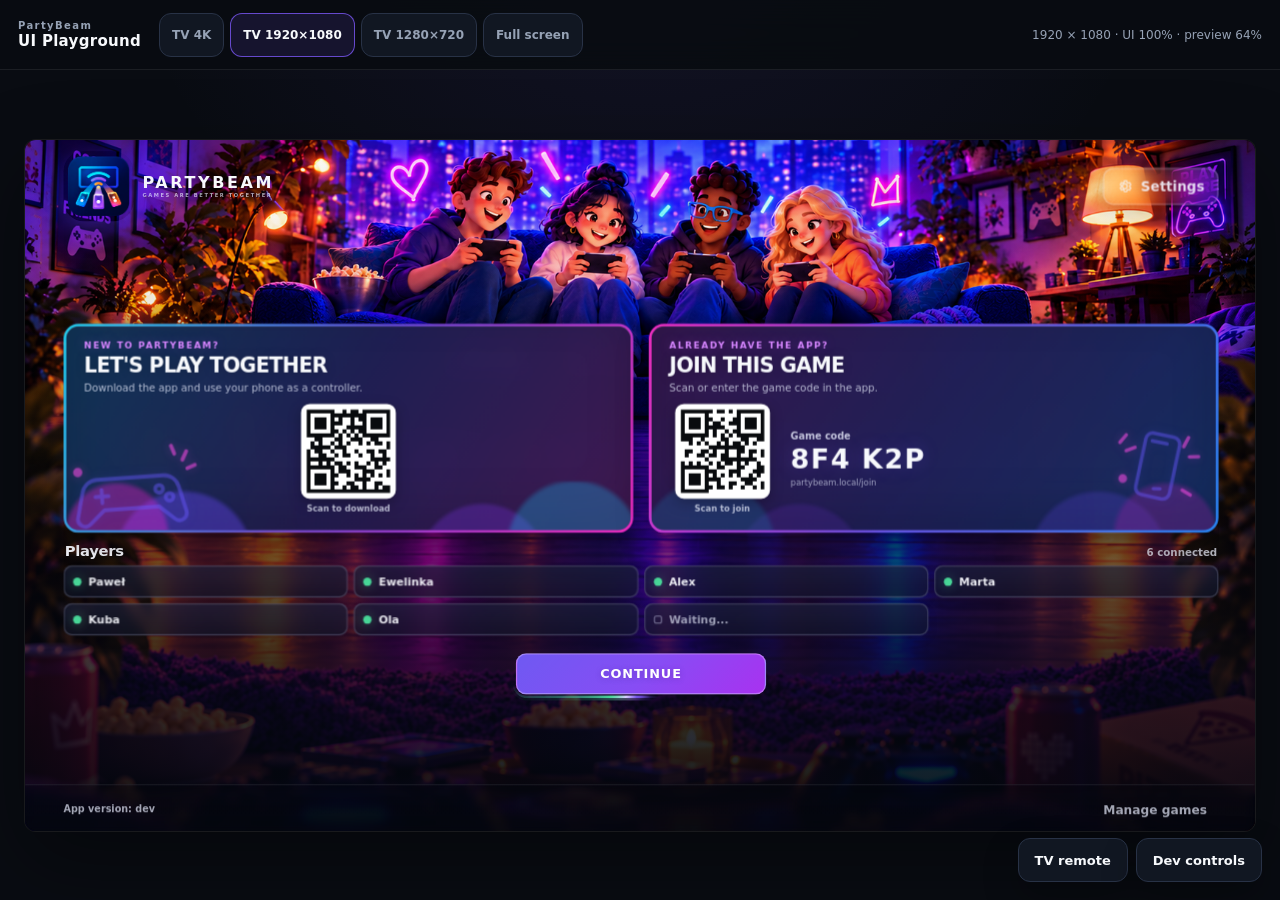
<file: index.html>
<!doctype html>
<html lang="en">
<head>
  <meta charset="utf-8">
  <meta name="viewport" content="width=device-width, initial-scale=1">
  <meta name="color-scheme" content="dark">
  <title>PartyBeam UI Playground</title>
  <link rel="icon" type="image/png" href="assets/icon.png">
  <link rel="stylesheet" href="styles.css?v=39">
  <link rel="stylesheet" href="simplified-flow.css?v=6">
</head>
<body>
  <div class="playground-shell">
    <header class="playground-toolbar">
      <div class="playground-title">
        <span class="playground-kicker">PartyBeam</span>
        <strong>UI Playground</strong>
      </div>

      <div class="viewport-switcher" role="group" aria-label="Preview viewport">
        <button class="viewport-button" type="button" data-viewport="tv4k" aria-label="TV 4K 3840 by 2160" title="3840×2160">TV 4K</button>
        <button class="viewport-button is-active" type="button" data-viewport="tv1080">TV 1920×1080</button>
        <button class="viewport-button" type="button" data-viewport="tv720">TV 1280×720</button>
        <button class="viewport-button" type="button" data-viewport="phone" hidden>Phone</button>
        <button class="viewport-button" type="button" data-viewport="full">Full screen</button>
      </div>

      <div class="playground-meta" id="viewportMeta" aria-live="polite">1920 × 1080 · UI 100%</div>
    </header>

    <main class="playground-main">
      <section class="preview-stage" id="previewStage" aria-label="PartyBeam preview">
        <div class="preview-viewport" id="previewViewport">
          <div class="preview-canvas" id="previewCanvas" data-device="tv">
            <section class="partybeam-screen" id="partybeamScreen" aria-label="PartyBeam lobby screen">
              <header class="partybeam-topbar">
                <div class="partybeam-brand" aria-label="PartyBeam home">
                  <img class="brand-mark" src="assets/icon.png" alt="" aria-hidden="true">
                  <span class="brand-copy">
                    <span class="brand-name">PARTYBEAM</span>
                    <span class="brand-tagline">GAMES ARE BETTER TOGETHER</span>
                  </span>
                </div>

                <button class="screen-button screen-button--ghost" type="button" id="settingsButton">
                  <svg class="settings-icon" viewBox="0 0 24 24" aria-hidden="true" focusable="false">
                    <path d="M12 8.25a3.75 3.75 0 1 0 0 7.5 3.75 3.75 0 0 0 0-7.5Z"></path>
                    <path d="M19.43 12.98c.04-.32.07-.65.07-.98s-.03-.66-.08-.98l2.03-1.58-1.92-3.32-2.39.96a7.58 7.58 0 0 0-1.69-.98L15.1 3.55h-3.84l-.36 2.55c-.6.25-1.17.58-1.69.98l-2.39-.96L4.9 9.44l2.03 1.58a7.17 7.17 0 0 0 0 1.96L4.9 14.56l1.92 3.32 2.39-.96c.52.4 1.08.73 1.69.98l.36 2.55h3.84l.36-2.55c.6-.25 1.17-.58 1.69-.98l2.39.96 1.92-3.32-2.03-1.58Z"></path>
                  </svg>
                  <span>Settings</span>
                </button>
              </header>

              <section class="partybeam-body" id="lobbyScreen" aria-label="Lobby content">
                <section class="home-sections" aria-label="Ways to play">
                  <article class="home-card home-card--download">
                    <div class="home-card-copy">
                      <p class="eyebrow">NEW TO PARTYBEAM?</p>
                      <h1>LET'S PLAY TOGETHER</h1>
                      <p class="home-card-description">Download the app and use your phone as a controller.</p>
                    </div>

                    <div class="home-card-action">
                      <div class="qr-panel" role="img" aria-label="QR code placeholder for downloading PartyBeam">
                        <div class="qr-code qr-code--download" id="downloadQrCode" aria-hidden="true"></div>
                        <span class="qr-caption">Scan to download</span>
                      </div>
                    </div>

                    <svg class="card-illustration card-illustration--gamepad" viewBox="0 0 240 180" aria-hidden="true" focusable="false">
                      <g class="card-art-stroke">
                        <path d="M59 68c-13 0-24 9-27 22l-11 45c-3 13 12 22 22 13l27-24h100l27 24c10 9 25 0 22-13l-11-45c-3-13-14-22-27-22H59Z"></path>
                        <path d="M67 87v24M55 99h24"></path>
                        <circle cx="172" cy="92" r="7"></circle>
                        <circle cx="190" cy="108" r="7"></circle>
                      </g>
                      <g class="card-art-accent">
                        <circle cx="26" cy="52" r="5"></circle>
                        <path d="M218 42l8-15M226 58l14-5M204 30l-5-15"></path>
                      </g>
                    </svg>
                  </article>

                  <article class="home-card home-card--join">
                    <div class="home-card-copy">
                      <p class="eyebrow">ALREADY HAVE THE APP?</p>
                      <h2>JOIN THIS GAME</h2>
                      <p class="home-card-description">Scan or enter the game code in the app.</p>
                    </div>

                    <div class="join-actions">
                      <div class="qr-panel" role="img" aria-label="QR code placeholder for joining game 8F4 K2P">
                        <div class="qr-code qr-code--join" id="joinQrCode" aria-hidden="true"></div>
                        <span class="qr-caption">Scan to join</span>
                      </div>

                      <div class="game-code-panel">
                        <span class="game-code-label">Game code</span>
                        <strong class="game-code" aria-label="Game code 8 F 4 K 2 P">8F4 K2P</strong>
                        <span class="game-code-hint">partybeam.local/join</span>
                      </div>
                    </div>

                    <svg class="card-illustration card-illustration--phone" viewBox="0 0 210 190" aria-hidden="true" focusable="false">
                      <g class="card-art-stroke">
                        <rect x="76" y="30" width="68" height="124" rx="14" transform="rotate(10 110 92)"></rect>
                        <path d="M98 43l29 5M103 137h13"></path>
                      </g>
                      <g class="card-art-accent">
                        <path d="M34 48l12-15M47 64l17-7M160 52l9-18M172 72l18-1M160 138l16 9"></path>
                        <circle cx="42" cy="119" r="5"></circle>
                      </g>
                    </svg>
                  </article>
                </section>

                <section class="players-section" aria-labelledby="playersTitle">
                  <div class="section-heading">
                    <h2 id="playersTitle">Players</h2>
                    <span class="players-summary" id="playersSummary">6 connected</span>
                  </div>
                  <div class="players-grid" id="playersGrid"></div>
                </section>

                <section class="lobby-actions" aria-label="Lobby actions">
                  <button class="screen-button screen-button--primary" type="button" id="continueButton">
                    CONTINUE
                  </button>
                </section>
              </section>

              <section class="catalog-screen" id="catalogScreen" hidden aria-label="Game catalog">
                <aside class="catalog-players-panel" aria-labelledby="catalogPlayersTitle">
                  <div class="catalog-players-heading">
                    <div class="catalog-players-heading__group">
                      <h2 id="catalogPlayersTitle">PLAYERS</h2>
                      <span id="catalogPlayersSummary">6 connected</span>
                    </div>
                    <div class="catalog-game-code" aria-label="Game code 8 F 4 K 2 P">
                      <span>GAME CODE</span>
                      <strong>8F4 K2P</strong>
                    </div>
                  </div>
                  <div class="catalog-players-list" id="catalogPlayersList"></div>
                </aside>

                <section class="catalog-library" aria-labelledby="catalogTitle">
                  <div class="catalog-library-toolbar">
                    <div class="catalog-filters" aria-label="Game filters">
                      <button class="catalog-filter" type="button" data-catalog-filter="favorites" aria-pressed="false">
                        <svg class="catalog-filter__icon" viewBox="0 0 24 24" aria-hidden="true" focusable="false">
  <path d="M20.8 4.6a5.4 5.4 0 0 0-7.6 0L12 5.8l-1.2-1.2a5.4 5.4 0 1 0-7.6 7.6L12 21l8.8-8.8a5.4 5.4 0 0 0 0-7.6Z"></path>
</svg>
                        <span>FAVORITES</span>
                      </button>
                      <button class="catalog-filter" type="button" data-catalog-filter="downloaded" aria-pressed="false">
                        <svg class="catalog-filter__icon" viewBox="0 0 24 24" aria-hidden="true" focusable="false">
  <path d="M12 3v12"></path>
  <path d="m7 10 5 5 5-5"></path>
  <path d="M5 21h14"></path>
</svg>
                        <span>DOWNLOADED</span>
                      </button>
                      <button class="catalog-filter" type="button" data-catalog-filter="compatible" aria-pressed="false">
                        <svg class="catalog-filter__icon" viewBox="0 0 24 24" aria-hidden="true" focusable="false">
  <circle cx="12" cy="12" r="9"></circle>
  <path d="m8 12 2.5 2.5L16 9"></path>
</svg>
                        <span>ALL CAN PLAY</span>
                      </button>
                      <label class="catalog-search" for="catalogSearchInput">
                        <svg class="catalog-search__icon" viewBox="0 0 24 24" aria-hidden="true" focusable="false">
                          <circle cx="11" cy="11" r="6"></circle>
                          <path d="m16 16 4.25 4.25"></path>
                        </svg>
                        <span class="sr-only">Search games by name</span>
                        <input
                          class="catalog-search__input"
                          id="catalogSearchInput"
                          type="search"
                          inputmode="search"
                          autocomplete="off"
                          spellcheck="false"
                          readonly
                          aria-readonly="true"
                          placeholder="SEARCH GAMES"
                          aria-label="Search games by name">
                      </label>
                    </div>
                    <h1 id="catalogTitle">CHOOSE A GAME</h1>
                  </div>
                  <div class="catalog-scroll" id="catalogScroll">
                    <div class="game-cover-grid" id="gameCoverGrid"></div>
                    <div class="catalog-empty-state" id="catalogEmptyState" hidden>
                      <strong>NO GAMES FOUND</strong>
                      <span>Try another name or change the filters.</span>
                    </div>
                  </div>
                </section>
              </section>

              <section class="game-launch-screen" id="gameLaunchScreen" hidden aria-hidden="true" aria-label="Loading selected game">
                <img class="game-launch-image" src="assets/loading.png" alt="Good luck, have fun">
                <div class="game-launch-spinner-wrap" aria-hidden="true">
                  <div class="loading-spinner game-launch-spinner"></div>
                </div>
                <span class="sr-only" role="status">Loading game</span>
              </section>

              <footer class="partybeam-footer">
                <div class="partybeam-footer-slot partybeam-footer-slot--left">
                  <span class="app-version">App version: dev</span>
                </div>
                <div class="partybeam-footer-slot partybeam-footer-slot--right">
                  <button class="screen-button screen-button--link manage-games-button" type="button" id="manageGamesButton">
                    Manage games
                  </button>
                </div>
              </footer>

              <div class="state-overlay" id="stateOverlay" hidden aria-live="assertive">
                <div class="state-card" id="stateCard"></div>
              </div>

              <div class="settings-overlay partybeam-system-overlay" id="settingsOverlay" hidden aria-hidden="true">
                <section class="settings-panel partybeam-system-panel" id="settingsPanel" role="dialog" aria-modal="true" aria-labelledby="settingsTitle" aria-describedby="settingsSubtitle">
                  <header class="settings-header partybeam-system-header">
                    <div class="settings-heading partybeam-system-heading">
                      <span class="settings-kicker partybeam-system-kicker">PARTYBEAM</span>
                      <h2 id="settingsTitle">SETTINGS</h2>
                      <p id="settingsSubtitle">Tune PartyBeam for your screen and players.</p>
                    </div>
                    <button class="settings-close partybeam-system-close" id="settingsCloseButton" type="button" aria-label="Close Settings">
                      <svg viewBox="0 0 24 24" aria-hidden="true" focusable="false">
                        <path d="M6 6l12 12M18 6 6 18"></path>
                      </svg>
                      <span>Close</span>
                    </button>
                  </header>

                  <div class="settings-main">
                    <nav class="settings-categories" aria-label="Settings categories">
                      <button class="settings-category is-active" type="button" data-settings-category="general" aria-current="page">General</button>
                      <button class="settings-category" type="button" data-settings-category="display">Display</button>
                      <button class="settings-category" type="button" data-settings-category="audio">Audio</button>
                      <button class="settings-category" type="button" data-settings-category="controllers">Controllers</button>
                      <button class="settings-category" type="button" data-settings-category="language">Language</button>
                      <button class="settings-category" type="button" data-settings-category="about">About</button>
                    </nav>

                    <div class="settings-content" id="settingsContent">
                      <section class="settings-section" data-settings-section="general" aria-labelledby="settingsGeneralTitle">
                        <div class="settings-section-heading">
                          <h3 id="settingsGeneralTitle">General</h3>
                          <p>Choose what PartyBeam remembers between play sessions.</p>
                        </div>
                        <div class="settings-rows">
                          <div class="settings-row">
                            <div class="settings-row-copy">
                              <strong>Start PartyBeam on launch</strong>
                              <span>Open directly into the PartyBeam experience.</span>
                            </div>
                            <button class="settings-toggle is-on" type="button" role="switch" aria-checked="true" data-setting-toggle="start-on-launch">
                              <span class="settings-toggle-track" aria-hidden="true"><span></span></span>
                              <span class="settings-toggle-state">On</span>
                            </button>
                          </div>
                          <div class="settings-row">
                            <div class="settings-row-copy">
                              <strong>Remember last game</strong>
                              <span>Keep the last selected game ready for next time.</span>
                            </div>
                            <button class="settings-toggle is-on" type="button" role="switch" aria-checked="true" data-setting-toggle="remember-last-game">
                              <span class="settings-toggle-track" aria-hidden="true"><span></span></span>
                              <span class="settings-toggle-state">On</span>
                            </button>
                          </div>
                          <div class="settings-row">
                            <div class="settings-row-copy">
                              <strong>Show prerelease games</strong>
                              <span>Include test and prerelease builds in the game catalog.</span>
                            </div>
                            <button class="settings-toggle" type="button" role="switch" aria-checked="false" data-setting-toggle="show-prerelease-games">
                              <span class="settings-toggle-track" aria-hidden="true"><span></span></span>
                              <span class="settings-toggle-state">Off</span>
                            </button>
                          </div>
                        </div>
                      </section>

                      <section class="settings-section" data-settings-section="display" aria-labelledby="settingsDisplayTitle" hidden>
                        <div class="settings-section-heading">
                          <h3 id="settingsDisplayTitle">Display</h3>
                          <p>Adjust the interface for the room and screen.</p>
                        </div>
                        <div class="settings-rows">
                          <div class="settings-row settings-row--stackable">
                            <div class="settings-row-copy">
                              <strong>UI scale</strong>
                              <span>Change the size of PartyBeam controls and text.</span>
                            </div>
                            <div class="settings-choice-group" role="group" aria-label="UI scale">
                              <button type="button" data-setting-choice="ui-scale" data-setting-value="small" aria-pressed="false">Small</button>
                              <button class="is-selected" type="button" data-setting-choice="ui-scale" data-setting-value="default" aria-pressed="true">Default</button>
                              <button type="button" data-setting-choice="ui-scale" data-setting-value="large" aria-pressed="false">Large</button>
                            </div>
                          </div>
                          <div class="settings-row">
                            <div class="settings-row-copy">
                              <strong>Reduced motion</strong>
                              <span>Use calmer transitions and fewer animated effects.</span>
                            </div>
                            <button class="settings-toggle" type="button" role="switch" aria-checked="false" data-setting-toggle="reduced-motion">
                              <span class="settings-toggle-track" aria-hidden="true"><span></span></span>
                              <span class="settings-toggle-state">Off</span>
                            </button>
                          </div>
                        </div>
                      </section>

                      <section class="settings-section" data-settings-section="audio" aria-labelledby="settingsAudioTitle" hidden>
                        <div class="settings-section-heading">
                          <h3 id="settingsAudioTitle">Audio</h3>
                          <p>Balance PartyBeam sound for your setup.</p>
                        </div>
                        <div class="settings-rows">
                          <div class="settings-row settings-row--volume">
                            <div class="settings-row-copy">
                              <strong>Master volume</strong>
                              <span>Controls the overall PartyBeam volume.</span>
                            </div>
                            <label class="settings-slider-wrap" for="masterVolume">
                              <span class="sr-only">Master volume</span>
                              <input class="settings-slider" id="masterVolume" type="range" min="0" max="100" value="75" aria-valuetext="75 percent">
                              <output id="masterVolumeValue" for="masterVolume">75%</output>
                            </label>
                          </div>
                          <div class="settings-row">
                            <div class="settings-row-copy">
                              <strong>Music</strong>
                              <span>Play menu and game music when available.</span>
                            </div>
                            <button class="settings-toggle is-on" type="button" role="switch" aria-checked="true" data-setting-toggle="music">
                              <span class="settings-toggle-track" aria-hidden="true"><span></span></span>
                              <span class="settings-toggle-state">On</span>
                            </button>
                          </div>
                          <div class="settings-row">
                            <div class="settings-row-copy">
                              <strong>Sound effects</strong>
                              <span>Play feedback sounds for actions and games.</span>
                            </div>
                            <button class="settings-toggle is-on" type="button" role="switch" aria-checked="true" data-setting-toggle="sound-effects">
                              <span class="settings-toggle-track" aria-hidden="true"><span></span></span>
                              <span class="settings-toggle-state">On</span>
                            </button>
                          </div>
                        </div>
                      </section>

                      <section class="settings-section" data-settings-section="controllers" aria-labelledby="settingsControllersTitle" hidden>
                        <div class="settings-section-heading">
                          <h3 id="settingsControllersTitle">Controllers</h3>
                          <p>Choose how players connect and receive feedback.</p>
                        </div>
                        <div class="settings-rows">
                          <div class="settings-row">
                            <div class="settings-row-copy">
                              <strong>Allow phone controllers</strong>
                              <span>Let players join with the PartyBeam phone app.</span>
                            </div>
                            <button class="settings-toggle is-on" type="button" role="switch" aria-checked="true" data-setting-toggle="phone-controllers">
                              <span class="settings-toggle-track" aria-hidden="true"><span></span></span>
                              <span class="settings-toggle-state">On</span>
                            </button>
                          </div>
                          <div class="settings-row">
                            <div class="settings-row-copy">
                              <strong>Controller vibration</strong>
                              <span>Allow supported controllers to use vibration feedback.</span>
                            </div>
                            <button class="settings-toggle is-on" type="button" role="switch" aria-checked="true" data-setting-toggle="controller-vibration">
                              <span class="settings-toggle-track" aria-hidden="true"><span></span></span>
                              <span class="settings-toggle-state">On</span>
                            </button>
                          </div>
                        </div>
                      </section>

                      <section class="settings-section" data-settings-section="language" aria-labelledby="settingsLanguageTitle" hidden>
                        <div class="settings-section-heading">
                          <h3 id="settingsLanguageTitle">Language</h3>
                          <p>Choose the language used by the PartyBeam interface.</p>
                        </div>
                        <div class="settings-rows">
                          <div class="settings-row settings-row--stackable">
                            <div class="settings-row-copy">
                              <strong>Language</strong>
                              <span>Playground copy remains a prototype.</span>
                            </div>
                            <div class="settings-choice-group" role="group" aria-label="Language">
                              <button class="is-selected" type="button" data-setting-choice="language" data-setting-value="english" aria-pressed="true">English</button>
                              <button type="button" data-setting-choice="language" data-setting-value="polish" aria-pressed="false">Polish</button>
                            </div>
                          </div>
                        </div>
                      </section>

                      <section class="settings-section" data-settings-section="about" aria-labelledby="settingsAboutTitle" hidden>
                        <div class="settings-section-heading">
                          <h3 id="settingsAboutTitle">About</h3>
                          <p>Prototype information for this PartyBeam build.</p>
                        </div>
                        <div class="settings-about-card">
                          <img class="brand-mark settings-about-mark" src="assets/icon.png" alt="" aria-hidden="true">
                          <div>
                            <strong>PartyBeam</strong>
                            <span>App version: dev</span>
                            <p>This Settings experience is a Playground-only prototype. Changes are not persisted.</p>
                          </div>
                        </div>
                      </section>
                    </div>
                  </div>

                  <footer class="settings-footer partybeam-system-footer">
                    <span>Changes are applied instantly</span>
                    <button class="screen-button screen-button--primary settings-done partybeam-system-done" id="settingsDoneButton" type="button">DONE</button>
                  </footer>
                </section>
              </div>

              <div class="game-details-overlay" id="gameDetailsOverlay" hidden aria-hidden="true">
                <section class="game-details-panel" id="gameDetailsPanel" role="dialog" aria-modal="true" aria-labelledby="gameDetailsTitle" aria-describedby="gameDetailsDescription">
                  <header class="game-details-header">
                    <div>
                      <span class="game-details-kicker">GAME DETAILS</span>
                      <h2 id="gameDetailsTitle">GRIMCELLAR</h2>
                    </div>
                    <button class="game-details-close" id="gameDetailsCloseButton" type="button" aria-label="Close game details">
                      <svg viewBox="0 0 24 24" aria-hidden="true" focusable="false">
                        <path d="M6 6l12 12M18 6 6 18"></path>
                      </svg>
                      <span>Close</span>
                    </button>
                  </header>

                  <div class="game-details-main">
                    <article class="game-details-copy">
                      <p class="game-details-lead" id="gameDetailsDescription">
                        Lorem ipsum dolor sit amet, consectetur adipiscing elit. Gather your party, choose your path and get ready for a couch adventure built for the whole room.
                      </p>

                      <div class="game-details-meta" aria-label="Game information">
                        <div class="game-details-meta-card">
                          <span>PLAYERS</span>
                          <strong id="gameDetailsPlayers">1–6 players</strong>
                        </div>
                        <div class="game-details-meta-card">
                          <span>AVERAGE PLAY TIME</span>
                          <strong>30–45 min</strong>
                        </div>
                        <div class="game-details-meta-card game-details-meta-card--wide">
                          <span>PLAY MODE</span>
                          <strong>Local party · phones as controllers</strong>
                        </div>
                      </div>
                    </article>

                    <figure class="game-details-cover" aria-label="Selected game cover artwork">
                      <div class="game-details-cover-art">
                        <span class="game-details-cover-number" id="gameDetailsCoverNumber">01</span>
                        <span class="game-details-cover-mark">PARTYBEAM</span>
                        <strong id="gameDetailsCoverTitle">GRIMCELLAR</strong>
                        <span class="game-details-cover-subtitle">DESCEND · FIGHT · SURVIVE</span>
                      </div>
                    </figure>
                  </div>

                  <footer class="game-details-footer">
                    <div class="game-download-status" id="gameDownloadStatus">
                      <div class="game-download-progress" id="gameDownloadProgress" hidden>
                        <div class="game-download-progress-heading">
                          <strong>Downloading...</strong>
                          <span id="gameDownloadPercent">0%</span>
                        </div>
                        <div class="game-download-progress-track" id="gameDownloadProgressTrack" role="progressbar" aria-label="Game download progress" aria-valuemin="0" aria-valuemax="100" aria-valuenow="0">
                          <span class="game-download-progress-fill" id="gameDownloadProgressFill"></span>
                        </div>
                        <span class="game-download-size" id="gameDownloadSize">0 MB / 200 MB</span>
                      </div>

                      <div class="game-download-error" id="gameDownloadError" role="status" hidden>
                        <strong>Download failed</strong>
                        <span>Something interrupted the download. Try again.</span>
                      </div>
                    </div>

                    <button class="screen-button screen-button--primary game-details-action" id="gameDetailsActionButton" type="button">
                      DOWNLOAD GAME
                    </button>
                  </footer>
                </section>
              </div>
            </section>
          </div>
        </div>
      </section>
    </main>

    <div class="playground-panel-toggles" aria-label="Playground tools">
      <button class="tool-toggle" id="remoteToggle" type="button" aria-controls="remotePanel" aria-expanded="false">TV remote</button>
      <button class="tool-toggle" id="devToggle" type="button" aria-controls="devPanel" aria-expanded="false">Dev controls</button>
    </div>

    <aside class="remote-panel" id="remotePanel" aria-label="TV remote simulator" hidden>
      <div class="panel-header">
        <div>
          <span class="dev-label">PLAYGROUND ONLY</span>
          <h2>TV remote</h2>
        </div>
        <button class="dev-close" id="remoteClose" type="button" aria-label="Close TV remote">×</button>
      </div>

      <div class="remote-body">
        <div class="remote-dpad" aria-label="Directional pad">
          <button class="remote-key remote-key--up" type="button" data-remote-key="up" aria-label="Up">▲</button>
          <button class="remote-key remote-key--left" type="button" data-remote-key="left" aria-label="Left">◀</button>
          <button class="remote-key remote-key--ok" type="button" data-remote-key="ok" aria-label="OK">OK</button>
          <button class="remote-key remote-key--right" type="button" data-remote-key="right" aria-label="Right">▶</button>
          <button class="remote-key remote-key--down" type="button" data-remote-key="down" aria-label="Down">▼</button>
        </div>

        <div class="remote-secondary">
          <button class="remote-key remote-key--secondary" type="button" data-remote-key="back">Back</button>
          <button class="remote-key remote-key--secondary" type="button" data-remote-key="home">Home</button>
        </div>

        <div class="remote-status">
          <span>Focused</span>
          <strong id="remoteFocusLabel">Continue</strong>
        </div>

        <p class="remote-hint">Arrow keys and Enter on your keyboard use the same navigation model.</p>
      </div>
    </aside>

    <aside class="dev-panel" id="devPanel" aria-label="Developer controls" hidden>
      <div class="panel-header">
        <div>
          <span class="dev-label">PLAYGROUND ONLY</span>
          <h2>Dev controls</h2>
        </div>
        <button class="dev-close" id="devClose" type="button" aria-label="Close developer controls">×</button>
      </div>

      <fieldset class="dev-fieldset">
        <legend>Players</legend>
        <div class="segmented-control segmented-control--players" id="playerControls">
          <button type="button" data-players="0">0</button>
          <button type="button" data-players="1">1</button>
          <button type="button" data-players="2">2</button>
          <button type="button" data-players="4">4</button>
          <button type="button" data-players="6" class="is-active">6</button>
          <button type="button" data-players="8">8</button>
        </div>
      </fieldset>

      <label class="dev-field">
        <span>UI state</span>
        <select id="uiState">
          <option value="normal">Normal</option>
          <option value="loading">Loading</option>
          <option value="error">Error</option>
        </select>
      </label>

      <label class="dev-field">
        <span>Game preparation state</span>
        <select id="gamePreparationState">
          <option value="not-downloaded">Not downloaded</option>
          <option value="downloading">Downloading (42%)</option>
          <option value="ready">Ready</option>
          <option value="error">Error</option>
        </select>
      </label>

      <label class="dev-checkbox">
        <input type="checkbox" id="continueEnabled" checked>
        <span>Continue enabled</span>
      </label>

      <div class="dev-note">These controls simulate visual states only. They are not part of the production UI.</div>
    </aside>

    <div class="playground-toast" id="playgroundToast" role="status" aria-live="polite" hidden></div>
  </div>

  <script src="spatial-navigation.js?v=1"></script>
  <script src="app.js?v=31"></script>
  <script src="simplified-flow.js?v=5"></script>
</body>
</html>
</file>
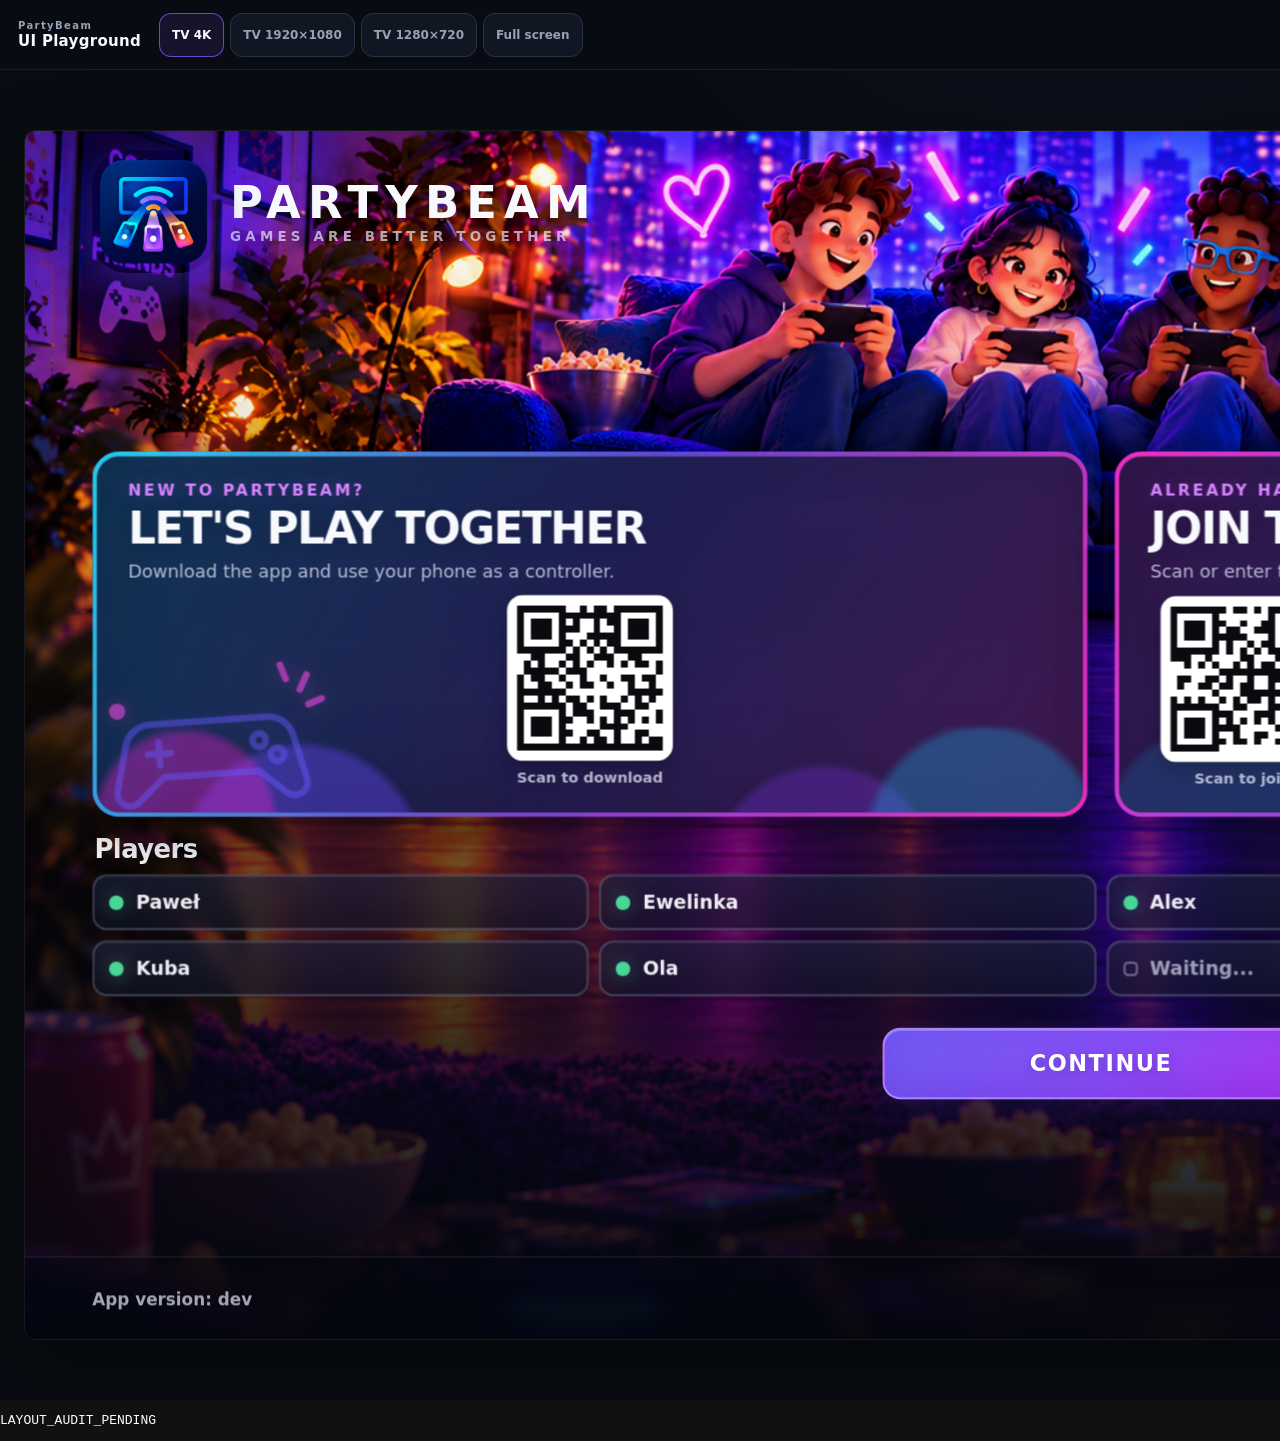
<file: scripts/layout-audit.html>
<!doctype html>
<html lang="en">
<head>
  <meta charset="utf-8">
  <title>PartyBeam layout audit</title>
  <style>
    body { margin: 0; background: #111; color: #fff; font-family: sans-serif; }
    iframe { display: block; width: 2200px; height: 1400px; border: 0; }
    pre { white-space: pre-wrap; }
  </style>
</head>
<body>
  <iframe id="app" src="../index.html" title="PartyBeam test target"></iframe>
  <pre id="result" data-status="pending">LAYOUT_AUDIT_PENDING</pre>

  <script>
    (() => {
      "use strict";

      const frame = document.getElementById("app");
      const result = document.getElementById("result");
      const failures = [];
      let cases = 0;

      const waitFrames = (count = 3) => new Promise((resolve) => {
        window.setTimeout(resolve, Math.max(1, count) * 25);
      });

      function fail(label, details) {
        failures.push(label + (details ? " :: " + details : ""));
      }

      function assert(condition, label, details = "") {
        if (!condition) {
          fail(label, details);
        }
      }

      function rectInside(inner, outer, margin = 0) {
        return inner.left - margin >= outer.left - 1
          && inner.top - margin >= outer.top - 1
          && inner.right + margin <= outer.right + 1
          && inner.bottom + margin <= outer.bottom + 1;
      }

      function noHorizontalOverflow(element) {
        return element.scrollWidth <= element.clientWidth + 1;
      }

      function noVerticalOverflow(element) {
        return element.scrollHeight <= element.clientHeight + 1;
      }

      async function click(selector) {
        const doc = frame.contentDocument;
        const element = doc.querySelector(selector);
        if (!element) {
          fail("Missing control", selector);
          return;
        }

        element.click();
        await waitFrames();
      }

      async function setViewport(name) {
        await click('[data-viewport="' + name + '"]');
      }

      async function setPlayers(count) {
        await click('[data-players="' + count + '"]');
      }

      async function waitForControl(id, attempts = 40) {
        for (let attempt = 0; attempt < attempts; attempt += 1) {
          const control = frame.contentDocument?.getElementById(id);
          if (control) {
            return control;
          }

          await waitFrames(1);
        }

        throw new Error("Missing required control #" + id);
      }

      async function setContinueEnabled(enabled) {
        const input = await waitForControl("continueEnabled");
        input.checked = enabled;
        input.dispatchEvent(new Event("change", { bubbles: true }));
        await waitFrames();
      }

      async function setUiState(value) {
        const select = await waitForControl("uiState");
        select.value = value;
        select.dispatchEvent(new Event("change", { bubbles: true }));
        await waitFrames();
      }

      function pxValue(element, property) {
        return parseFloat(frame.contentWindow.getComputedStyle(element)[property]) || 0;
      }

      function previewScale() {
        const canvas = frame.contentDocument.getElementById("previewCanvas");
        const physicalWidth = parseFloat(canvas?.style.width) || canvas?.offsetWidth || 1;
        const renderedWidth = canvas?.getBoundingClientRect().width || physicalWidth;
        return renderedWidth / Math.max(physicalWidth, 1);
      }

      function uiScale() {
        const canvas = frame.contentDocument.getElementById("previewCanvas");
        return parseFloat(canvas?.dataset.uiScale) || 1;
      }

      function renderedUiScale() {
        return previewScale() * uiScale();
      }

      function validateCompactReadability(viewport) {
        const doc = frame.contentDocument;

        if (viewport === "tv720") {
          [
            ".eyebrow",
            ".home-card-description",
            ".game-code-label",
            ".game-code-hint",
            ".qr-caption",
            ".players-summary",
            ".app-version",
            ".partybeam-footer .screen-button--link"
          ].forEach((selector) => {
            const element = doc.querySelector(selector);
            assert(Boolean(element), "tv720 readability target missing", selector);
            if (element) {
              assert(
                pxValue(element, "fontSize") >= 12,
                "tv720 text below 12px",
                selector + "=" + pxValue(element, "fontSize")
              );
            }
          });
        }

        if (viewport === "phone") {
          [
            ".eyebrow",
            ".game-code-label",
            ".game-code-hint",
            ".qr-caption",
            ".players-summary",
            ".app-version",
            ".partybeam-footer .screen-button--link"
          ].forEach((selector) => {
            const element = doc.querySelector(selector);
            assert(Boolean(element), "phone readability target missing", selector);
            if (element) {
              assert(
                pxValue(element, "fontSize") >= 10,
                "phone text below 10px",
                selector + "=" + pxValue(element, "fontSize")
              );
            }
          });

          [
            "#settingsButton",
            "#continueButton",
            "#manageGamesButton"
          ].forEach((selector) => {
            const element = doc.querySelector(selector);
            assert(Boolean(element), "phone touch target missing", selector);
            if (element) {
              assert(
                element.getBoundingClientRect().height >= 44,
                "phone touch target below 44px",
                selector + "=" + element.getBoundingClientRect().height
              );
            }
          });

          const shellChecks = [
            [".viewport-button", "minHeight"],
            [".tool-toggle", "minHeight"],
            [".segmented-control button", "minHeight"]
          ];

          shellChecks.forEach(([selector, property]) => {
            const element = doc.querySelector(selector);
            assert(Boolean(element), "playground touch target missing", selector);
            if (element) {
              assert(
                pxValue(element, property) >= 44,
                "playground touch target below 44px",
                selector + "=" + pxValue(element, property)
              );
            }
          });

          const closeButton = doc.querySelector(".dev-close");
          assert(Boolean(closeButton), "playground close target missing");
          if (closeButton) {
            assert(
              pxValue(closeButton, "width") >= 44 && pxValue(closeButton, "height") >= 44,
              "playground close target below 44px",
              pxValue(closeButton, "width") + "x" + pxValue(closeButton, "height")
            );
          }
        }
      }

      function validateFocusSafety(label) {
        const doc = frame.contentDocument;
        const screen = doc.getElementById("partybeamScreen");
        const screenRect = screen.getBoundingClientRect();
        const targets = [
          doc.getElementById("settingsButton"),
          doc.getElementById("continueButton"),
          doc.getElementById("manageGamesButton"),
          doc.querySelector(".state-retry")
        ].filter(Boolean);

        for (const target of targets) {
          doc.querySelectorAll(".remote-focused").forEach((item) => item.classList.remove("remote-focused"));
          target.classList.add("remote-focused");

          const rect = target.getBoundingClientRect();
          assert(
            rectInside(rect, screenRect, 13 * renderedUiScale()),
            label + " remote focus clipped",
            target.id || target.className
          );
        }
      }

      async function dispatchKey(key) {
        const doc = frame.contentDocument;
        const event = new frame.contentWindow.KeyboardEvent("keydown", {
          key,
          bubbles: true,
          cancelable: true
        });

        doc.dispatchEvent(event);
        await waitFrames(1);
        return event.defaultPrevented;
      }

      async function validateKeyboardFocusHandoff(label, targetSelector) {
        const doc = frame.contentDocument;
        const target = doc.querySelector(targetSelector);

        if (!target) {
          fail(label + " keyboard target missing", targetSelector);
          return;
        }

        target.focus();
        await waitFrames(1);

        assert(doc.activeElement === target, label + " browser focus did not reach target");
        assert(
          doc.querySelectorAll(".remote-focused").length === 1,
          label + " browser focus did not keep exactly one animated focus ring"
        );
        assert(
          target.classList.contains("remote-focused"),
          label + " browser-focused target did not use the animated focus ring"
        );

        const enterPrevented = await dispatchKey("Enter");
        assert(!enterPrevented, label + " Enter was intercepted by remote handling");

        const beforeArrow = doc.activeElement;
        const arrowKey = target.id === "settingsButton" ? "ArrowDown" : "ArrowUp";
        const arrowPrevented = await dispatchKey(arrowKey);
        const afterArrow = doc.activeElement;

        assert(arrowPrevented, label + " spatial arrow was not handled");
        assert(afterArrow !== beforeArrow, label + " spatial arrow did not move DOM focus");
        assert(
          doc.getElementById("partybeamScreen").contains(afterArrow),
          label + " spatial arrow moved focus outside PartyBeam screen"
        );
        assert(
          doc.querySelectorAll(".remote-focused").length === 1,
          label + " spatial browser focus did not keep exactly one animated focus ring"
        );
        assert(
          afterArrow.classList.contains("remote-focused"),
          label + " spatial browser focus did not move the animated focus ring"
        );

        afterArrow.blur();
        await waitFrames(1);

        assert(
          doc.querySelectorAll(".remote-focused").length === 1,
          label + " animated focus ring disappeared after browser focus left screen"
        );
        assert(
          afterArrow.classList.contains("remote-focused"),
          label + " animated focus ring moved after browser focus left screen"
        );
      }

      function validateLongName(label) {
        const doc = frame.contentDocument;
        const name = doc.querySelector(".player-name");
        if (!name) {
          fail(label + " long-name target missing");
          return;
        }

        name.textContent = "Alexandria Supercalifragilisticexpialidocious Controller";
        const slot = name.closest(".player-slot");
        const nameRect = name.getBoundingClientRect();
        const slotRect = slot.getBoundingClientRect();
        const style = frame.contentWindow.getComputedStyle(name);

        assert(rectInside(nameRect, slotRect), label + " long name leaves player tile");
        assert(style.overflow === "hidden", label + " long name overflow is not hidden");
        assert(style.textOverflow === "ellipsis", label + " long name has no ellipsis");
        assert(style.whiteSpace === "nowrap", label + " long name wrapping changed");
      }

      async function validateSettings(viewport) {
        const doc = frame.contentDocument;

        await setPlayers(6);
        await setUiState("normal");
        await setContinueEnabled(true);

        const screen = doc.getElementById("partybeamScreen");
        const settingsButton = doc.getElementById("settingsButton");
        settingsButton.focus();
        await waitFrames(1);
        settingsButton.click();
        await waitFrames(2);

        const overlay = doc.getElementById("settingsOverlay");
        const panel = doc.getElementById("settingsPanel");
        const categories = Array.from(doc.querySelectorAll("[data-settings-category]"));
        const content = doc.getElementById("settingsContent");
        const screenRect = screen.getBoundingClientRect();
        const overlayRect = overlay.getBoundingClientRect();
        const panelRect = panel.getBoundingClientRect();
        const categoriesRect = doc.querySelector(".settings-categories").getBoundingClientRect();
        const contentRect = content.getBoundingClientRect();

        cases += 1;

        assert(!overlay.hidden, viewport + " Settings overlay stayed hidden");
        assert(overlay.getAttribute("aria-hidden") === "false", viewport + " Settings aria-hidden did not update");
        assert(categories.length === 6, viewport + " Settings category count changed");
        assert(rectInside(overlayRect, screenRect), viewport + " Settings overlay leaves PartyBeam screen");
        assert(rectInside(panelRect, screenRect, 1), viewport + " Settings panel leaves PartyBeam screen");
        assert(noHorizontalOverflow(panel), viewport + " Settings panel horizontal overflow");
        assert(noHorizontalOverflow(content), viewport + " Settings content horizontal overflow");
        const activeCategory = categories.find((category) => category.classList.contains("is-active"));
        assert(Boolean(activeCategory), viewport + " Settings has no active category");
        assert(
          doc.activeElement === activeCategory,
          viewport + " Settings initial focus is not the active category"
        );

        if (viewport === "phone") {
          assert(
            categoriesRect.bottom <= contentRect.top + 1,
            viewport + " Settings phone categories are not above content"
          );
          assert(
            frame.contentWindow.getComputedStyle(doc.querySelector(".settings-categories")).gridTemplateColumns.split(" ").length === 3,
            viewport + " Settings phone categories are not compact"
          );
        } else {
          assert(
            categoriesRect.right <= contentRect.left + 1,
            viewport + " Settings TV categories are not left of content"
          );
        }

        categories[0].click();
        await waitFrames(1);
        assert(
          !doc.querySelector('[data-settings-section="general"]').hidden,
          viewport + " General settings did not open"
        );

        const firstToggle = doc.querySelector('[data-setting-toggle="start-on-launch"]');
        const beforeToggle = firstToggle.getAttribute("aria-checked");
        firstToggle.click();
        await waitFrames(1);
        assert(
          firstToggle.getAttribute("aria-checked") !== beforeToggle,
          viewport + " Settings toggle did not change immediately"
        );

        const prereleaseToggle = doc.querySelector('[data-setting-toggle="show-prerelease-games"]');
        const prereleaseCovers = Array.from(doc.querySelectorAll('.game-cover[data-prerelease="true"]'));
        assert(Boolean(prereleaseToggle), viewport + " prerelease games setting is missing");
        assert(prereleaseCovers.length === 2, viewport + " prerelease game fixtures changed");
        assert(
          prereleaseCovers.every((cover) => cover.hidden),
          viewport + " prerelease games are visible while setting is off"
        );

        prereleaseToggle.click();
        await waitFrames(2);
        assert(
          prereleaseToggle.getAttribute("aria-checked") === "true",
          viewport + " prerelease games setting did not turn on"
        );
        assert(
          prereleaseCovers.every((cover) => !cover.hidden),
          viewport + " prerelease games did not become visible"
        );

        prereleaseToggle.click();
        await waitFrames(2);
        assert(
          prereleaseToggle.getAttribute("aria-checked") === "false",
          viewport + " prerelease games setting did not turn back off"
        );
        assert(
          prereleaseCovers.every((cover) => cover.hidden),
          viewport + " prerelease games stayed visible after disabling setting"
        );

        const displayCategory = doc.querySelector('[data-settings-category="display"]');
        displayCategory.click();
        await waitFrames(1);
        assert(
          !doc.querySelector('[data-settings-section="display"]').hidden,
          viewport + " Display settings did not open"
        );
        assert(
          doc.querySelector('[data-settings-section="general"]').hidden,
          viewport + " General settings stayed visible after category change"
        );

        categories[0].focus();
        await waitFrames(1);
        await dispatchKey("ArrowDown");
        assert(
          overlay.contains(doc.activeElement),
          viewport + " Settings D-pad navigation escaped the modal"
        );

        const backgroundTarget = doc.getElementById("manageGamesButton");
        backgroundTarget.focus();
        await waitFrames(2);
        assert(
          overlay.contains(doc.activeElement),
          viewport + " Settings focus escaped to the blurred background"
        );

        await dispatchKey("Escape");
        await waitFrames(2);
        assert(overlay.hidden, viewport + " Escape did not close Settings");
        assert(
          doc.activeElement === settingsButton,
          viewport + " Escape did not return focus to Settings"
        );

        settingsButton.click();
        await waitFrames(2);
        await dispatchKey("Backspace");
        await waitFrames(2);
        assert(overlay.hidden, viewport + " Back did not close Settings");
        assert(
          doc.activeElement === settingsButton,
          viewport + " Back did not return focus to Settings"
        );

        settingsButton.click();
        await waitFrames(2);
        const done = doc.getElementById("settingsDoneButton");
        done.focus();
        done.click();
        await waitFrames(2);
        assert(overlay.hidden, viewport + " Done did not close Settings");
        assert(
          doc.activeElement === settingsButton,
          viewport + " Done did not return focus to Settings"
        );

        settingsButton.blur();
        await waitFrames(2);
        const remoteOk = doc.querySelector('[data-remote-key="ok"]');
        const remoteBack = doc.querySelector('[data-remote-key="back"]');
        remoteOk.click();
        await waitFrames(2);
        assert(!overlay.hidden, viewport + " Remote OK did not reopen Settings");

        remoteBack.click();
        await waitFrames(2);
        assert(overlay.hidden, viewport + " Remote Back did not close Settings");
        assert(
          settingsButton.classList.contains("remote-focused"),
          viewport + " Remote close did not restore the animated Settings focus"
        );
      }


      async function validateManageGames(viewport) {
        const doc = frame.contentDocument;

        await setPlayers(6);
        await setUiState("normal");
        await setContinueEnabled(true);

        const screen = doc.getElementById("partybeamScreen");
        const manageButton = doc.getElementById("manageGamesButton");
        manageButton.focus();
        await waitFrames(1);
        manageButton.click();
        await waitFrames(2);

        const overlay = doc.getElementById("pbSimpleFlow");
        const panel = doc.getElementById("pbManagePanel");
        const header = doc.getElementById("pbManageHeader");
        const closeButton = doc.getElementById("pbManageCloseButton");
        const footer = panel?.querySelector(".partybeam-system-footer");
        const screenRect = screen.getBoundingClientRect();

        cases += 1;

        assert(!overlay.hidden, viewport + " Manage Games overlay stayed hidden");
        assert(overlay.dataset.view === "manage-games", viewport + " Manage Games view marker missing");
        assert(Boolean(panel), viewport + " Manage Games system panel missing");
        assert(Boolean(header), viewport + " Manage Games system header missing");
        assert(Boolean(closeButton), viewport + " Manage Games shared close control missing");
        assert(Boolean(footer), viewport + " Manage Games system footer missing");
        assert(panel.classList.contains("partybeam-system-panel"), viewport + " Manage Games does not use shared panel shell");
        assert(header.classList.contains("partybeam-system-header"), viewport + " Manage Games does not use shared header shell");
        assert(closeButton.classList.contains("partybeam-system-close"), viewport + " Manage Games does not use shared close shell");
        assert(rectInside(panel.getBoundingClientRect(), screenRect, 1), viewport + " Manage Games panel leaves PartyBeam screen");
        assert(noHorizontalOverflow(panel), viewport + " Manage Games panel horizontal overflow");
        assert(doc.querySelectorAll("main").length === 1, viewport + " simplified flow introduced an extra main landmark");

        const spatial = frame.contentWindow.PartyBeamSpatialNavigation;
        const focusables = Array.from(
          overlay.querySelectorAll('button:not([disabled]):not([hidden]), [tabindex="0"]')
        ).filter((element) => element.offsetParent !== null && !element.closest("[inert]"));
        assert(Boolean(spatial?.findDirectionalTarget), viewport + " shared spatial navigation helper missing");

        const directions = ["up", "down", "left", "right"];
        const keyByDirection = { up: "ArrowUp", down: "ArrowDown", left: "ArrowLeft", right: "ArrowRight" };
        let directionalCase = null;

        for (let index = 0; index < focusables.length && !directionalCase; index += 1) {
          for (const direction of directions) {
            const expected = spatial.findDirectionalTarget(focusables[index], direction, focusables);
            const delta = direction === "left" || direction === "up" ? -1 : 1;
            const linear = focusables[(index + delta + focusables.length) % focusables.length];
            if (expected && expected !== linear) {
              directionalCase = { origin: focusables[index], direction, expected };
              break;
            }
          }
        }

        assert(Boolean(directionalCase), viewport + " Manage Games has no regression case that distinguishes spatial from linear navigation");
        if (directionalCase) {
          directionalCase.origin.focus();
          await waitFrames(1);
          assert(directionalCase.origin.classList.contains("remote-focused"), viewport + " Manage Games origin does not use shared animated focus");
          assert(doc.querySelectorAll(".remote-focused").length === 1, viewport + " Manage Games origin left multiple focus visuals");

          const liveFocusables = Array.from(
            overlay.querySelectorAll('button:not([disabled]):not([hidden]), [tabindex="0"]')
          ).filter((element) => element.offsetParent !== null && !element.closest("[inert]"));
          const expectedAfterFocus = spatial.findDirectionalTarget(
            directionalCase.origin,
            directionalCase.direction,
            liveFocusables
          );

          await dispatchKey(keyByDirection[directionalCase.direction]);
          assert(
            doc.activeElement === expectedAfterFocus,
            viewport + " Manage Games D-pad did not select the spatial target for " + directionalCase.direction
          );
          assert(doc.activeElement.classList.contains("remote-focused"), viewport + " Manage Games D-pad target does not use shared animated focus");
          assert(doc.querySelectorAll(".remote-focused").length === 1, viewport + " Manage Games D-pad left multiple focus visuals");
          assert(
            rectInside(doc.activeElement.getBoundingClientRect(), panel.getBoundingClientRect(), 1),
            viewport + " Manage Games spatial focus moved outside the visible panel"
          );
        }

        const removeOrigin = panel.querySelector('[data-game-action="remove"]');
        assert(Boolean(removeOrigin), viewport + " Manage Games remove action missing");
        if (removeOrigin) {
          removeOrigin.focus();
          removeOrigin.click();
          await waitFrames(2);

          const confirmation = overlay.querySelector(".pb-confirm");
          assert(Boolean(confirmation), viewport + " Remove Game confirmation did not open");
          assert(panel.inert === true, viewport + " Manage Games panel is not inert behind confirmation");
          assert(panel.getAttribute("aria-hidden") === "true", viewport + " Manage Games panel is not hidden from assistive tech behind confirmation");
          assert(confirmation.contains(doc.activeElement), viewport + " Remove Game confirmation did not receive focus");

          for (let step = 0; step < 4; step += 1) {
            await dispatchKey("Tab");
            assert(confirmation.contains(doc.activeElement), viewport + " Tab escaped Remove Game confirmation");
          }

          for (const key of ["ArrowLeft", "ArrowRight", "ArrowUp", "ArrowDown"]) {
            await dispatchKey(key);
            assert(confirmation.contains(doc.activeElement), viewport + " D-pad escaped Remove Game confirmation on " + key);
          }

          const underlyingButton = panel.querySelector("button");
          underlyingButton?.focus();
          await waitFrames(1);
          assert(confirmation.contains(doc.activeElement), viewport + " focus reached inert Manage Games controls behind confirmation");

          await dispatchKey("Escape");
          await waitFrames(2);
          assert(!overlay.querySelector(".pb-confirm"), viewport + " Escape did not close only the top-most confirmation");
          assert(!overlay.hidden, viewport + " Escape closed Manage Games together with confirmation");
          assert(doc.activeElement === removeOrigin, viewport + " confirmation did not restore focus to invoking Remove button");
          assert(panel.inert === false, viewport + " Manage Games panel stayed inert after confirmation closed");

          removeOrigin.click();
          await waitFrames(2);
          const confirmRemove = overlay.querySelector('[data-confirm-action="remove"]');
          assert(Boolean(confirmRemove), viewport + " destructive Remove confirmation action missing");
          confirmRemove?.focus();
          confirmRemove?.click();
          await waitFrames(3);

          const refreshedPanel = doc.getElementById("pbManagePanel");
          assert(!overlay.hidden, viewport + " removing a game unexpectedly closed Manage Games");
          assert(!overlay.querySelector(".pb-confirm"), viewport + " confirmation remained after removing a game");
          assert(refreshedPanel.contains(doc.activeElement), viewport + " focus was not restored to a surviving Manage Games control");
          assert(doc.activeElement.offsetParent !== null, viewport + " focus was restored to a hidden Manage Games control");
          assert(
            rectInside(doc.activeElement.getBoundingClientRect(), refreshedPanel.getBoundingClientRect(), 1),
            viewport + " restored Manage Games focus is outside the visible panel"
          );
          assert(doc.querySelectorAll("main").length === 1, viewport + " removing a game introduced an extra main landmark");

          doc.getElementById("pbManageCloseButton").click();
        } else {
          closeButton.click();
        }

        await waitFrames(2);
        assert(overlay.hidden, viewport + " Manage Games close did not return to PartyBeam");
        assert(doc.activeElement === manageButton, viewport + " Manage Games close did not restore invoking focus");
      }


      async function validateGameDetails(viewport) {
        const doc = frame.contentDocument;

        await setPlayers(6);
        await setUiState("normal");
        await setContinueEnabled(true);
        await click("#continueButton");

        const screen = doc.getElementById("partybeamScreen");
        const cover = doc.querySelector(".game-cover");
        cover.focus();
        await waitFrames(1);
        cover.click();
        await waitFrames(2);

        const detailsOverlay = doc.getElementById("gameDetailsOverlay");
        const panel = doc.getElementById("gameDetailsPanel");
        const copy = doc.querySelector(".game-details-copy");
        const artwork = doc.querySelector(".game-details-cover");
        const action = doc.getElementById("gameDetailsActionButton");
        const downloadStatus = doc.getElementById("gameDownloadStatus");
        const screenRect = screen.getBoundingClientRect();
        const detailsRect = detailsOverlay.getBoundingClientRect();
        const panelRect = panel.getBoundingClientRect();
        const copyRect = copy.getBoundingClientRect();
        const artworkRect = artwork.getBoundingClientRect();

        cases += 1;

        assert(!detailsOverlay.hidden, viewport + " Game Details overlay stayed hidden");
        assert(detailsOverlay.getAttribute("aria-hidden") === "false", viewport + " Game Details aria-hidden did not update");
        assert(rectInside(detailsRect, screenRect), viewport + " Game Details overlay leaves PartyBeam screen");
        assert(rectInside(panelRect, screenRect, 1), viewport + " Game Details panel leaves PartyBeam screen");
        assert(noHorizontalOverflow(panel), viewport + " Game Details panel horizontal overflow");
        assert(action.textContent.trim() === "PLAY", viewport + " Game Details primary action is not Play");
        assert(downloadStatus.hidden, viewport + " Game Details exposes download management on the happy path");
        assert(detailsOverlay.contains(doc.activeElement), viewport + " Game Details did not move browser focus inside modal");

        if (viewport === "phone") {
          assert(
            artworkRect.bottom <= copyRect.top + 1,
            viewport + " Game Details phone cover is not stacked above details"
          );
        } else {
          assert(
            copyRect.right <= artworkRect.left + 1,
            viewport + " Game Details TV copy is not left of cover"
          );
        }

        action.click();
        await waitFrames(2);

        const simpleFlow = doc.getElementById("pbSimpleFlow");
        assert(detailsOverlay.hidden, viewport + " PLAY did not close Game Details");
        assert(!simpleFlow.hidden, viewport + " PLAY did not enter simplified lifecycle");
        assert(simpleFlow.dataset.view === "preparing", viewport + " PLAY skipped the existing preparing/loading state");

        const lifecycle = doc.getElementById("pbLifecycleState");
        lifecycle.value = "game";
        lifecycle.dispatchEvent(new frame.contentWindow.Event("change", { bubbles: true }));
        await waitFrames(3);

        const runtime = doc.getElementById("pbGameRuntime");
        const runtimeRect = runtime?.getBoundingClientRect();
        const simpleRect = simpleFlow.getBoundingClientRect();

        assert(simpleFlow.dataset.view === "game", viewport + " lifecycle did not enter active game");
        assert(Boolean(runtime), viewport + " fullscreen game runtime missing");
        assert(rectInside(simpleRect, screenRect), viewport + " game lifecycle leaves PartyBeam screen");
        assert(rectInside(runtimeRect, screenRect, 1), viewport + " game runtime leaves PartyBeam viewport");
        assert(Math.abs(runtimeRect.width - screenRect.width) <= 1, viewport + " game runtime does not own full viewport width");
        assert(Math.abs(runtimeRect.height - screenRect.height) <= 1, viewport + " game runtime does not own full viewport height");
        assert(!runtime.querySelector(".pb-flow-header"), viewport + " game runtime still renders PartyBeam flow header");
        assert(!runtime.querySelector(".pb-flow-actions"), viewport + " game runtime still renders PartyBeam flow footer");
        assert(!runtime.querySelector("button"), viewport + " game runtime exposes a permanently visible PartyBeam button");
        assert(doc.activeElement === runtime, viewport + " active game did not keep focus inside fullscreen runtime");

        await dispatchKey("Escape");
        await waitFrames(2);

        let gameMenu = doc.getElementById("pbGameMenu");
        let gameMenuPanel = doc.getElementById("pbGameMenuPanel");
        let resume = gameMenuPanel?.querySelector('[data-flow-action="resume-game"]');
        let gameSettings = gameMenuPanel?.querySelector('[data-flow-action="game-settings"]');
        let restart = gameMenuPanel?.querySelector('[data-flow-action="restart-game"]');
        let exitGame = gameMenuPanel?.querySelector('[data-flow-action="exit-game"]');

        assert(Boolean(gameMenu), viewport + " Escape during gameplay did not open PartyBeam menu");
        assert(gameMenuPanel?.classList.contains("partybeam-system-panel"), viewport + " game menu does not reuse shared system panel");
        assert(runtime.inert === true, viewport + " game runtime is not paused/inert while menu is open");
        assert(runtime.classList.contains("is-paused"), viewport + " game runtime did not enter paused visual state");
        assert(Boolean(resume) && Boolean(gameSettings) && Boolean(restart) && Boolean(exitGame), viewport + " game menu is missing required actions");
        assert(gameSettings.disabled, viewport + " mock Game Settings action should be visibly unavailable");

        const gameMenuActions = [resume, gameSettings, restart, exitGame];
        const gameMenuActionRects = gameMenuActions.map((action) => action.getBoundingClientRect());
        gameMenuActionRects.forEach((rect, index) => {
          assert(
            Math.abs(rect.left - gameMenuActionRects[0].left) <= 1
              && Math.abs(rect.right - gameMenuActionRects[0].right) <= 1,
            viewport + " game menu action " + index + " is not aligned in the single column"
          );
          if (index > 0) {
            assert(
              rect.top > gameMenuActionRects[index - 1].bottom,
              viewport + " game menu actions are not stacked vertically"
            );
          }
        });

        assert(doc.activeElement === resume, viewport + " Resume Game did not receive initial focus");
        assert(resume.classList.contains("remote-focused"), viewport + " Resume Game does not use shared animated focus");
        assert(doc.querySelectorAll(".remote-focused").length === 1, viewport + " game menu opened with multiple focus visuals");

        for (let step = 0; step < 5; step += 1) {
          await dispatchKey("Tab");
          assert(gameMenuPanel.contains(doc.activeElement), viewport + " Tab escaped PartyBeam game menu");
          assert(doc.activeElement.classList.contains("remote-focused"), viewport + " Tab focus does not use shared animated focus");
          assert(doc.querySelectorAll(".remote-focused").length === 1, viewport + " Tab left multiple focus visuals");
        }

        await dispatchKey("ArrowDown");
        assert(gameMenuPanel.contains(doc.activeElement), viewport + " D-pad escaped PartyBeam game menu");
        assert(doc.activeElement.classList.contains("remote-focused"), viewport + " D-pad focus does not use shared animated focus");
        assert(doc.querySelectorAll(".remote-focused").length === 1, viewport + " D-pad left multiple focus visuals");

        await dispatchKey("Escape");
        await waitFrames(2);
        assert(!doc.getElementById("pbGameMenu"), viewport + " Escape did not resume from game menu");
        assert(!runtime.inert, viewport + " game runtime stayed inert after resume");
        assert(!runtime.classList.contains("is-paused"), viewport + " game runtime stayed visually paused after resume");
        assert(doc.activeElement === runtime, viewport + " resume did not return focus to game runtime");

        const remoteBack = doc.querySelector('[data-remote-key="back"]');
        remoteBack.click();
        await waitFrames(2);
        gameMenuPanel = doc.getElementById("pbGameMenuPanel");
        restart = gameMenuPanel?.querySelector('[data-flow-action="restart-game"]');
        assert(Boolean(gameMenuPanel), viewport + " Remote Back did not open PartyBeam game menu");

        restart.click();
        await waitFrames(2);
        assert(simpleFlow.dataset.view === "preparing", viewport + " Restart Game did not return to loading/preparing flow");

        lifecycle.value = "game";
        lifecycle.dispatchEvent(new frame.contentWindow.Event("change", { bubbles: true }));
        await waitFrames(2);
        assert(simpleFlow.dataset.view === "game", viewport + " restarted game did not return to fullscreen runtime");

        remoteBack.click();
        await waitFrames(2);
        gameMenuPanel = doc.getElementById("pbGameMenuPanel");
        exitGame = gameMenuPanel?.querySelector('[data-flow-action="exit-game"]');
        exitGame.focus();
        await waitFrames(1);
        assert(exitGame.classList.contains("remote-focused"), viewport + " Exit to PartyBeam does not use shared animated focus");
        assert(doc.querySelectorAll(".remote-focused").length === 1, viewport + " Exit action left multiple focus visuals");

        exitGame.click();
        await waitFrames(3);

        assert(simpleFlow.hidden, viewport + " Exit to PartyBeam did not leave the game on click");
        assert(!doc.getElementById("pbGameMenu"), viewport + " game menu remained after Exit to PartyBeam");
        assert(doc.activeElement === cover, viewport + " Exit to PartyBeam did not restore game-card focus");
        assert(cover.classList.contains("remote-focused"), viewport + " Exit to PartyBeam did not restore shared animated game-card focus");
        assert(doc.querySelectorAll(".remote-focused").length === 1, viewport + " Exit to PartyBeam restored multiple focus visuals");
      }


      async function validateCatalog(viewport) {
        const doc = frame.contentDocument;

        await setPlayers(6);
        await setUiState("normal");
        await setContinueEnabled(true);

        const continueButton = doc.getElementById("continueButton");
        continueButton.focus();
        await waitFrames(1);
        continueButton.click();
        await waitFrames(2);

        const screen = doc.getElementById("partybeamScreen");
        const topbar = doc.querySelector(".partybeam-topbar");
        const lobby = doc.getElementById("lobbyScreen");
        const catalog = doc.getElementById("catalogScreen");
        const code = doc.querySelector(".catalog-game-code");
        const footer = doc.querySelector(".partybeam-footer");
        const playersPanel = doc.querySelector(".catalog-players-panel");
        const library = doc.querySelector(".catalog-library");
        const scroll = doc.getElementById("catalogScroll");
        const grid = doc.getElementById("gameCoverGrid");
        const covers = Array.from(doc.querySelectorAll(".game-cover"));

        cases += 1;

        assert(lobby.hidden, viewport + " catalog did not hide lobby");
        assert(!catalog.hidden, viewport + " catalog screen stayed hidden");
        assert(Boolean(code), viewport + " catalog game code missing from Players panel");
        assert(code.textContent.replace(/\s+/g, "").includes("GAMECODE8F4K2P"), viewport + " catalog game code changed");
        assert(footer.hidden, viewport + " catalog footer stayed visible");
        assert(covers.length >= 20, viewport + " catalog does not contain enough placeholder covers");
        assert(pxValue(playersPanel, "borderTopWidth") === 4, viewport + " catalog players panel border is not 4px");
        assert(pxValue(covers[0], "borderTopWidth") === 4, viewport + " game cover border is not 4px");
        assert(noHorizontalOverflow(catalog), viewport + " catalog horizontal overflow");
        assert(noHorizontalOverflow(library), viewport + " catalog library horizontal overflow");
        assert(scroll.scrollHeight > scroll.clientHeight + 1, viewport + " catalog does not vertically scroll");

        const screenRect = screen.getBoundingClientRect();
        const topbarRect = topbar.getBoundingClientRect();
        const catalogRect = catalog.getBoundingClientRect();
        const playersRect = playersPanel.getBoundingClientRect();
        const libraryRect = library.getBoundingClientRect();
        const scrollRect = scroll.getBoundingClientRect();
        const headingRect = doc.querySelector(".catalog-players-heading").getBoundingClientRect();
        const codeRect = code.getBoundingClientRect();
        const playersHeadingGroupRect = doc.querySelector(".catalog-players-heading__group").getBoundingClientRect();
        const brandRect = doc.querySelector(".partybeam-brand").getBoundingClientRect();
        const settingsRect = doc.getElementById("settingsButton").getBoundingClientRect();
        const firstFilterRect = doc.querySelector(".catalog-filter").getBoundingClientRect();
        const searchRect = doc.getElementById("catalogSearchInput").getBoundingClientRect();

        assert(
          Math.abs(searchRect.top - firstFilterRect.top) <= 1
            && Math.abs(searchRect.bottom - firstFilterRect.bottom) <= 1,
          viewport + " catalog search wrapped below filter row",
          "filter.top=" + firstFilterRect.top + ", search.top=" + searchRect.top
        );

        assert(rectInside(codeRect, headingRect), viewport + " catalog game code outside Players heading row");
        assert(
          playersHeadingGroupRect.right <= codeRect.left + 1,
          viewport + " Players summary overlaps game code"
        );

        assert(rectInside(catalogRect, screenRect), viewport + " catalog outside screen");
        assert(
          Math.abs(brandRect.left - catalogRect.left) <= 1,
          viewport + " logo does not align with Players panel",
          "brand.left=" + brandRect.left + ", catalog.left=" + catalogRect.left
        );
        assert(
          Math.abs(settingsRect.right - catalogRect.right) <= 1,
          viewport + " Settings does not align with catalog right edge",
          "settings.right=" + settingsRect.right + ", catalog.right=" + catalogRect.right
        );
        assert(
          Math.abs((catalogRect.left - screenRect.left) - (screenRect.right - catalogRect.right)) <= 1,
          viewport + " catalog outer gutters are not symmetrical"
        );
        assert(topbarRect.bottom <= catalogRect.top + 1, viewport + " catalog overlaps header");
        assert(playersRect.right <= libraryRect.left + 1, viewport + " player panel overlaps game library");
        assert(pxValue(catalog, "paddingBottom") <= 1, viewport + " catalog screen keeps bottom padding");

        const catalogDevice = doc.getElementById("previewCanvas").dataset.device;
        const expectedCatalogBottomPadding = catalogDevice === "tv720"
          ? 14
          : catalogDevice === "phone"
            ? 10
            : 24;
        assert(
          Math.abs(pxValue(scroll, "paddingBottom") - expectedCatalogBottomPadding) <= 1,
          viewport + " catalog scroll bottom spacing is incorrect",
          String(pxValue(scroll, "paddingBottom"))
        );
        assert(
          Math.abs((screenRect.bottom - playersRect.bottom) - expectedCatalogBottomPadding * renderedUiScale()) <= 2,
          viewport + " Players panel bottom spacing does not match the catalog",
          String(screenRect.bottom - playersRect.bottom)
        );
        assert(
          Math.abs(screenRect.bottom - scrollRect.bottom) <= 2,
          viewport + " catalog scroll leaves a dead band at the bottom",
          String(screenRect.bottom - scrollRect.bottom)
        );

        const panelRatio = playersRect.width / catalogRect.width;
        if (viewport === "tv4k" || viewport === "tv1080" || viewport === "tv720" || viewport === "full") {
          assert(panelRatio >= 0.225 && panelRatio <= 0.25, viewport + " player panel is not about 24%", String(panelRatio));
        }

        const visibleCovers = covers.filter((cover) => !cover.hidden);

        if (visibleCovers.length >= 6) {
          const firstRect = visibleCovers[0].getBoundingClientRect();
          const fifthRect = visibleCovers[4].getBoundingClientRect();
          const sixthRect = visibleCovers[5].getBoundingClientRect();
          const ratio = firstRect.height / Math.max(firstRect.width, 1);

          assert(Math.abs(ratio - 1.5) <= 0.04, viewport + " game cover is not 2:3", String(ratio));

          if (viewport === "tv4k" || viewport === "tv1080" || viewport === "tv720" || viewport === "full") {
            assert(Math.abs(firstRect.top - fifthRect.top) <= 1, viewport + " first visible row is not five covers");
            assert(sixthRect.top > firstRect.top + 1, viewport + " sixth visible cover did not start a new row");
          }
        }

        const focused = doc.querySelector(".game-cover.remote-focused");
        assert(focused === visibleCovers[0], viewport + " first visible cover did not receive initial remote focus");
        assert(
          doc.activeElement !== visibleCovers[0],
          viewport + " catalog entry kept DOM focus on the first visible cover and suppressed TV focus"
        );

        if (visibleCovers.length >= 7 && (viewport === "tv4k" || viewport === "tv1080" || viewport === "tv720" || viewport === "full")) {
          await dispatchKey("ArrowDown");
          await waitFrames(2);

          const secondRowScrollTop = scroll.scrollTop;
          assert(
            doc.querySelector(".game-cover.remote-focused") === visibleCovers[5],
            viewport + " sixth visible cover did not receive focus before horizontal scroll stability check"
          );

          await dispatchKey("ArrowRight");
          await waitFrames(2);
          assert(
            doc.querySelector(".game-cover.remote-focused") === visibleCovers[6],
            viewport + " seventh visible cover did not receive focus"
          );
          assert(
            Math.abs(scroll.scrollTop - secondRowScrollTop) <= 1,
            viewport + " horizontal navigation changed catalog scroll position",
            "visible 6->7 delta=" + (scroll.scrollTop - secondRowScrollTop)
          );

          await dispatchKey("ArrowLeft");
          await waitFrames(2);
          assert(
            doc.querySelector(".game-cover.remote-focused") === visibleCovers[5],
            viewport + " sixth visible cover did not regain focus"
          );
          assert(
            Math.abs(scroll.scrollTop - secondRowScrollTop) <= 1,
            viewport + " reverse horizontal navigation changed catalog scroll position",
            "visible 7->6 delta=" + (scroll.scrollTop - secondRowScrollTop)
          );

          await dispatchKey("ArrowUp");
          await waitFrames(2);
        }

        const incompatible = covers.find((cover) => cover.classList.contains("game-cover--incompatible"));
        const compatible = covers.find((cover) => !cover.classList.contains("game-cover--incompatible"));
        assert(Boolean(incompatible), viewport + " catalog has no incompatible placeholder at six players");
        assert(Boolean(compatible), viewport + " catalog has no compatible placeholder at six players");

        if (incompatible) {
          incompatible.classList.add("remote-focused");
          const compatibility = incompatible.querySelector(".game-cover-compatibility");
          const warning = compatibility.querySelector("strong");
          const detail = compatibility.querySelector("span");
          const compatibilityRect = compatibility.getBoundingClientRect();
          const coverRect = incompatible.getBoundingClientRect();

          assert(
            frame.contentWindow.getComputedStyle(compatibility).display !== "none",
            viewport + " compatibility overlay stayed hidden on focus"
          );
          assert(
            rectInside(compatibilityRect, coverRect),
            viewport + " compatibility overlay leaves game cover"
          );

          assert(
            pxValue(compatibility, "borderTopWidth") === 2,
            viewport + " compatibility overlay border is not 2px"
          );

          if (viewport === "tv720") {
            assert(pxValue(warning, "fontSize") >= 12, "tv720 compatibility warning below 12px");
            assert(pxValue(detail, "fontSize") >= 12, "tv720 compatibility detail below 12px");
          }

          incompatible.classList.remove("remote-focused");
        }

        const searchInput = doc.getElementById("catalogSearchInput");
        const searchControl = searchInput?.closest(".catalog-search");
        const emptyState = doc.getElementById("catalogEmptyState");
        assert(Boolean(searchInput), viewport + " catalog search input is missing");
        assert(Boolean(searchControl), viewport + " catalog search wrapper is missing");
        assert(searchInput.readOnly, viewport + " catalog search is editable before activation");

        searchInput.focus();
        await waitFrames(1);
        assert(doc.activeElement === searchInput, viewport + " catalog search did not receive navigation focus");
        assert(searchInput.readOnly, viewport + " focusing catalog search enabled typing without OK");
        assert(searchControl.classList.contains("remote-focused"), viewport + " catalog search does not use shared animated focus wrapper");
        assert(!searchInput.classList.contains("remote-focused"), viewport + " catalog search input kept its old separate focus visual");
        assert(doc.querySelectorAll(".remote-focused").length === 1, viewport + " catalog search created multiple focus visuals");

        await dispatchKey("Enter");
        await waitFrames(1);
        assert(!searchInput.readOnly, viewport + " Enter did not activate catalog search editing");
        assert(searchInput.classList.contains("is-editing"), viewport + " catalog search editing state marker missing");
        assert(doc.activeElement === searchInput, viewport + " activating catalog search lost input focus");
        assert(searchControl.classList.contains("remote-focused"), viewport + " catalog search lost shared focus while editing");

        searchInput.value = "Reflex";
        searchInput.dispatchEvent(new frame.contentWindow.Event("input", { bubbles: true }));
        await waitFrames(2);

        const searchMatches = covers.filter((cover) => !cover.hidden);
        assert(searchMatches.length === 1, viewport + " game search did not narrow catalog to one result");
        assert(
          searchMatches[0]?.dataset.gameTitle === "Reflex",
          viewport + " game search returned the wrong title"
        );
        assert(emptyState.hidden, viewport + " empty state appeared while search had a result");

        await dispatchKey("Enter");
        await waitFrames(1);
        assert(searchInput.readOnly, viewport + " Enter did not finish catalog search editing");
        assert(!searchInput.classList.contains("is-editing"), viewport + " catalog search stayed in editing state after Enter");
        assert(doc.activeElement === searchInput, viewport + " finishing catalog search did not keep navigation focus");
        assert(searchControl.classList.contains("remote-focused"), viewport + " catalog search lost shared focus after editing");

        await dispatchKey("Enter");
        await waitFrames(1);
        assert(!searchInput.readOnly, viewport + " catalog search could not re-enter editing mode");
        await dispatchKey("Escape");
        await waitFrames(1);
        assert(searchInput.readOnly, viewport + " Escape did not leave catalog search editing");
        assert(!catalog.hidden, viewport + " Escape from catalog search unexpectedly left catalog");
        assert(doc.activeElement === searchInput, viewport + " Escape from catalog search lost navigation focus");

        searchInput.value = "Definitely Missing Game";
        searchInput.dispatchEvent(new frame.contentWindow.Event("input", { bubbles: true }));
        await waitFrames(2);
        assert(covers.every((cover) => cover.hidden), viewport + " missing-game search left visible covers");
        assert(!emptyState.hidden, viewport + " missing-game search did not show empty state");

        searchInput.value = "";
        searchInput.dispatchEvent(new frame.contentWindow.Event("input", { bubbles: true }));
        await waitFrames(2);
        assert(
          covers.every((cover) => cover.dataset.prerelease === "true" ? cover.hidden : !cover.hidden),
          viewport + " clearing game search did not restore catalog prerelease visibility"
        );
        assert(emptyState.hidden, viewport + " clearing game search left empty state visible");

        await setPlayers(8);
        const catalogPlayerRows = Array.from(doc.querySelectorAll("#catalogPlayersList .player-slot"));
        assert(catalogPlayerRows.length === 9, viewport + " catalog player panel did not render 8 players plus Waiting");
        catalogPlayerRows.forEach((row, index) => {
          assert(
            rectInside(row.getBoundingClientRect(), playersPanel.getBoundingClientRect()),
            viewport + " catalog player row clipped",
            "row=" + index
          );
        });

        const startScrollTop = scroll.scrollTop;
        for (let index = 0; index < 5; index += 1) {
          await dispatchKey("ArrowDown");
        }
        assert(scroll.scrollTop > startScrollTop, viewport + " remote navigation did not scroll catalog");

        await dispatchKey("Backspace");
        await waitFrames(2);

        assert(!lobby.hidden, viewport + " remote Back did not return to lobby");
        assert(catalog.hidden, viewport + " remote Back left catalog visible");
        assert(!footer.hidden, viewport + " lobby footer did not return");

        await setPlayers(6);
        await click("#continueButton");
        const firstCoverForKeyboard = doc.querySelector(".game-cover");
        firstCoverForKeyboard.focus();
        await waitFrames(1);
        const browserBackPrevented = await dispatchKey("Backspace");
        assert(browserBackPrevented, viewport + " keyboard Back was not handled from focused cover");
        assert(!lobby.hidden, viewport + " keyboard Back did not return to lobby");
        assert(catalog.hidden, viewport + " keyboard Back left catalog visible");
      }

      function validateLayout(label) {
        cases += 1;

        const doc = frame.contentDocument;
        const html = doc.documentElement;
        const body = doc.body;
        const screen = doc.getElementById("partybeamScreen");
        const topbar = doc.querySelector(".partybeam-topbar");
        const content = doc.querySelector(".partybeam-body");
        const homes = doc.querySelector(".home-sections");
        const players = doc.querySelector(".players-section");
        const actions = doc.querySelector(".lobby-actions");
        const footer = doc.querySelector(".partybeam-footer");
        const manage = doc.getElementById("manageGamesButton");

        const screenRect = screen.getBoundingClientRect();
        const topbarRect = topbar.getBoundingClientRect();
        const contentRect = content.getBoundingClientRect();
        const homesRect = homes.getBoundingClientRect();
        const playersRect = players.getBoundingClientRect();
        const actionsRect = actions.getBoundingClientRect();
        const footerRect = footer.getBoundingClientRect();
        const manageRect = manage.getBoundingClientRect();
        const brandRect = doc.querySelector(".partybeam-brand").getBoundingClientRect();
        const settingsRect = doc.getElementById("settingsButton").getBoundingClientRect();

        assert(noHorizontalOverflow(html), label + " document horizontal scroll");
        assert(noHorizontalOverflow(body), label + " body horizontal scroll");
        assert(noHorizontalOverflow(screen), label + " screen horizontal overflow");
        assert(frame.contentWindow.getComputedStyle(screen).overflow === "hidden", label + " screen overflow guard changed");
        assert(noHorizontalOverflow(content), label + " body content horizontal overflow");
        assert(noVerticalOverflow(content), label + " body content vertical overflow");
        assert(noHorizontalOverflow(homes), label + " cards horizontal overflow");
        assert(noHorizontalOverflow(footer), label + " footer horizontal overflow");

        const homeCard = doc.querySelector(".home-card");
        const playerSlot = doc.querySelector(".player-slot");
        const settingsButton = doc.getElementById("settingsButton");
        const continueButton = doc.getElementById("continueButton");
        assert(pxValue(homeCard, "borderTopWidth") === 4, label + " home card border is not 4px");
        assert(pxValue(playerSlot, "borderTopWidth") === 2, label + " player slot border is not 2px");
        assert(pxValue(settingsButton, "borderTopWidth") === 2, label + " Settings border is not 2px");
        assert(pxValue(continueButton, "borderTopWidth") === 2, label + " Continue border is not 2px");

        assert(rectInside(topbarRect, screenRect), label + " header outside screen");
        assert(rectInside(contentRect, screenRect), label + " lobby body outside screen");
        assert(rectInside(footerRect, screenRect), label + " footer outside screen");
        assert(rectInside(manageRect, footerRect), label + " Manage games outside footer");

        const leftGutter = contentRect.left - screenRect.left;
        const rightGutter = screenRect.right - contentRect.right;
        assert(
          Math.abs(leftGutter - rightGutter) <= 1,
          label + " lobby outer gutters are not symmetrical",
          "left=" + leftGutter + ", right=" + rightGutter
        );
        assert(
          Math.abs(brandRect.left - contentRect.left) <= 1,
          label + " logo does not align with lobby content",
          "brand.left=" + brandRect.left + ", content.left=" + contentRect.left
        );
        assert(
          Math.abs(settingsRect.right - contentRect.right) <= 1,
          label + " Settings does not align with lobby content",
          "settings.right=" + settingsRect.right + ", content.right=" + contentRect.right
        );
        assert(
          Math.abs(manageRect.right - contentRect.right) <= 1,
          label + " Manage games does not align with lobby content",
          "manage.right=" + manageRect.right + ", content.right=" + contentRect.right
        );
        assert(
          Math.abs(homesRect.left - playersRect.left) <= 1,
          label + " home cards left edge does not align with Players",
          "cards.left=" + homesRect.left + ", players.left=" + playersRect.left
        );
        assert(
          Math.abs(homesRect.right - playersRect.right) <= 1,
          label + " home cards right edge does not align with Players",
          "cards.right=" + homesRect.right + ", players.right=" + playersRect.right
        );
        assert(
          homesRect.bottom <= playersRect.top + 1,
          label + " players overlap main cards",
          "cards.bottom=" + homesRect.bottom + ", players.top=" + playersRect.top
        );
        assert(
          playersRect.bottom <= actionsRect.top + 1,
          label + " Continue overlaps players",
          "players.bottom=" + playersRect.bottom + ", actions.top=" + actionsRect.top
        );
        assert(
          topbarRect.bottom <= contentRect.top + 1,
          label + " content overlaps header"
        );
        assert(
          contentRect.bottom <= footerRect.top + 1,
          label + " content overlaps footer"
        );

        doc.querySelectorAll(".home-card, .player-slot, .screen-button, .state-card").forEach((element) => {
          const rect = element.getBoundingClientRect();
          if (rect.width === 0 || rect.height === 0) {
            return;
          }

          assert(
            rect.right <= screenRect.right + 1 && rect.left >= screenRect.left - 1,
            label + " clipped control/card",
            element.id || element.className
          );
        });
      }

      async function validateResolutionIndependentTvScaling() {
        const doc = frame.contentDocument;
        const expectedUiScale = {
          tv720: 1280 / 1920,
          tv1080: 1,
          tv4k: 2
        };
        let baselineRatios = null;

        for (const viewportName of ["tv720", "tv1080", "tv4k"]) {
          await setViewport(viewportName);
          await waitFrames(2);

          const canvas = doc.getElementById("previewCanvas");
          const screen = doc.getElementById("partybeamScreen");
          const homeCard = doc.querySelector(".home-card");
          const continueButton = doc.getElementById("continueButton");
          const physicalWidth = parseFloat(canvas.style.width);
          const physicalHeight = parseFloat(canvas.style.height);
          const logicalWidth = parseFloat(screen.style.width);
          const logicalHeight = parseFloat(screen.style.height);
          const actualUiScale = parseFloat(canvas.dataset.uiScale);
          const screenRect = screen.getBoundingClientRect();
          const cardRect = homeCard.getBoundingClientRect();
          const buttonRect = continueButton.getBoundingClientRect();

          cases += 1;

          assert(Math.abs(logicalWidth - 1920) <= 0.01, viewportName + " logical TV width is not 1920", String(logicalWidth));
          assert(Math.abs(logicalHeight - 1080) <= 0.01, viewportName + " logical TV height is not 1080", String(logicalHeight));
          assert(
            Math.abs(actualUiScale - expectedUiScale[viewportName]) <= 0.001,
            viewportName + " UI scale is incorrect",
            String(actualUiScale)
          );
          assert(canvas.dataset.device === "tv", viewportName + " does not use the shared TV layout", canvas.dataset.device);
          assert(
            Math.abs(screenRect.width / screenRect.height - physicalWidth / physicalHeight) <= 0.001,
            viewportName + " scaled UI no longer matches the physical screen aspect ratio"
          );

          const ratios = {
            cardWidth: cardRect.width / screenRect.width,
            cardHeight: cardRect.height / screenRect.height,
            buttonWidth: buttonRect.width / screenRect.width,
            buttonHeight: buttonRect.height / screenRect.height
          };

          if (!baselineRatios) {
            baselineRatios = ratios;
          } else {
            for (const [name, value] of Object.entries(ratios)) {
              assert(
                Math.abs(value - baselineRatios[name]) <= 0.002,
                viewportName + " changed relative UI geometry for " + name,
                value + " vs " + baselineRatios[name]
              );
            }
          }
        }
      }

      async function validateFullPreviewFillsStage() {
        const doc = frame.contentDocument;

        await setViewport("tv1080");
        await waitFrames(2);
        await setViewport("full");
        await waitFrames(2);

        const canvas = doc.getElementById("previewCanvas");
        const stage = doc.getElementById("previewStage");
        const viewport = doc.getElementById("previewViewport");
        const stageRect = stage.getBoundingClientRect();
        const viewportRect = viewport.getBoundingClientRect();
        const logicalWidth = parseFloat(canvas.style.width);
        const logicalHeight = parseFloat(canvas.style.height);

        cases += 1;

        assert(Math.abs(logicalWidth - stage.clientWidth) <= 1, "full preview does not use live stage width", String(logicalWidth));
        assert(Math.abs(logicalHeight - stage.clientHeight) <= 1, "full preview does not use live stage height", String(logicalHeight));
        assert(canvas.style.transform === "scale(1)", "full preview is not rendered 1:1", canvas.style.transform);
        assert(canvas.dataset.device === "tv", "full preview switched away from TV layout", canvas.dataset.device);
        assert(
          Math.abs(viewportRect.width - stageRect.width) <= 1 && Math.abs(viewportRect.height - stageRect.height) <= 1,
          "full preview does not fill the available stage"
        );
      }

      async function run() {
        await waitFrames(5);
        await waitForControl("continueButton");

        await validateResolutionIndependentTvScaling();
        await validateFullPreviewFillsStage();

        const viewports = ["tv4k", "tv1080", "tv720", "full"];
        const playerCounts = [0, 1, 2, 4, 6, 8];

        for (const viewport of viewports) {
          await setViewport(viewport);
          await setUiState("normal");
          await setContinueEnabled(true);
          validateCompactReadability(viewport);

          for (const players of playerCounts) {
            await setPlayers(players);
            validateLayout(viewport + " / " + players + " players");
          }

          await setPlayers(8);
          validateLongName(viewport);
          validateLayout(viewport + " / long player name");

          await setContinueEnabled(false);
          validateLayout(viewport + " / Continue disabled");
          const continueButton = frame.contentDocument.getElementById("continueButton");
          assert(continueButton.disabled, viewport + " Continue did not become disabled");

          await setContinueEnabled(true);
          await setUiState("loading");
          validateLayout(viewport + " / loading");

          await setUiState("error");
          validateLayout(viewport + " / error");
          const retry = frame.contentDocument.querySelector(".state-retry");
          assert(Boolean(retry), viewport + " error state missing Retry");
          validateFocusSafety(viewport + " / error");
          await validateKeyboardFocusHandoff(viewport + " / Retry keyboard", ".state-retry");

          await setUiState("normal");
          validateFocusSafety(viewport + " / normal");
          await validateKeyboardFocusHandoff(viewport + " / Settings keyboard", "#settingsButton");
          await validateSettings(viewport);
          await validateManageGames(viewport);
          if (viewport !== "full") {
            await validateGameDetails(viewport);
          }
          await validateCatalog(viewport);
        }

        if (failures.length === 0) {
          result.dataset.status = "pass";
          result.textContent = "LAYOUT_AUDIT_PASS cases=" + cases;
          document.title = "LAYOUT_AUDIT_PASS";
        } else {
          result.dataset.status = "fail";
          result.textContent = "LAYOUT_AUDIT_FAIL cases=" + cases + " | " + failures.join(" | ");
          document.title = "LAYOUT_AUDIT_FAIL";
        }
      }

      const startAudit = () => {
        run().catch((error) => {
          result.dataset.status = "fail";
          result.textContent = "LAYOUT_AUDIT_FAIL | " + (error.stack || error.message || String(error)).replace(/\s+/g, " ");
          document.title = "LAYOUT_AUDIT_FAIL";
        });
      };

      if (frame.contentDocument && frame.contentDocument.readyState === "complete") {
        startAudit();
      } else {
        frame.addEventListener("load", startAudit, { once: true });
      }
    })();
  </script>
</body>
</html>
</file>
<file: styles.css>
:root {
  --bg: #090c12;
  --surface: #111722;
  --surface-raised: #171f2c;
  --surface-border: #283246;
  --text: #f7f9fc;
  --text-muted: #96a2b5;
  --primary: #6f50df;
  --primary-hover: #7657e8;
  --primary-deep: #5d3fce;
  --success: #48d597;
  --danger: #ff6b7a;
  --focus: #d7ccff;
  --radius-sm: 12px;
  --radius-md: 16px;
  --radius-lg: 24px;
  --border-major: 4px;
  --border-control: 2px;
  --shadow: 0 28px 80px rgba(0, 0, 0, 0.38);
  --overlay-scrim: rgba(3, 5, 13, 0.58);
  --system-panel-surface: linear-gradient(160deg, rgba(23, 26, 47, 0.975), rgba(10, 13, 29, 0.97));
  --text-secondary: rgba(229, 233, 248, 0.7);
  --border-subtle: rgba(222, 226, 255, 0.12);
  --border-strong: rgba(174, 158, 255, 0.34);
  --warning: #ffd088;
  --warning-border: rgba(255, 180, 79, 0.55);
  --warning-surface: rgba(116, 64, 8, 0.28);
  --shadow-system: inset 0 1px 0 rgba(255, 255, 255, 0.12), inset 0 -1px 0 rgba(255, 255, 255, 0.03), 0 34px 86px rgba(0, 0, 0, 0.52), 0 0 44px rgba(102, 75, 218, 0.10);
  --motion-fast: 120ms;
  --motion-base: 180ms;
  --motion-ease: ease;
  color: var(--text);
  background: var(--bg);
  font-family: ui-sans-serif, system-ui, -apple-system, BlinkMacSystemFont, "Segoe UI", sans-serif;
}

* {
  box-sizing: border-box;
}

html,
body {
  width: 100%;
  height: 100%;
  min-height: 100%;
  margin: 0;
  overflow: hidden;
  background: var(--bg);
}

body {
  min-width: 280px;
  color: var(--text);
}

button,
select,
input {
  font: inherit;
}

button {
  color: inherit;
}

button,
select {
  -webkit-tap-highlight-color: transparent;
}

button:focus-visible,
select:focus-visible,
input:focus-visible {
  outline: 3px solid var(--focus);
  outline-offset: 3px;
}

button:disabled {
  cursor: not-allowed;
}

[hidden] {
  display: none !important;
}

.sr-only {
  position: absolute !important;
  width: 1px !important;
  height: 1px !important;
  padding: 0 !important;
  margin: -1px !important;
  overflow: hidden !important;
  clip: rect(0, 0, 0, 0) !important;
  clip-path: inset(50%) !important;
  white-space: nowrap !important;
  border: 0 !important;
}

/* Playground shell */
.playground-shell {
  width: 100%;
  height: 100vh;
  height: 100dvh;
  min-height: 100vh;
  display: flex;
  flex-direction: column;
  overflow: hidden;
  background:
    radial-gradient(circle at 50% -20%, rgba(111, 80, 223, 0.12), transparent 34rem),
    var(--bg);
}

.playground-shell.is-full-preview .playground-toolbar,
.playground-shell.is-full-preview .playground-panel-toggles {
  display: none;
}

.playground-shell.is-full-preview .preview-stage {
  padding: 0;
}

.playground-shell.is-full-preview .preview-viewport {
  border: 0;
  border-radius: 0;
  box-shadow: none;
}

.playground-toolbar {
  position: relative;
  z-index: 20;
  min-height: 70px;
  flex: 0 0 auto;
  display: flex;
  align-items: center;
  gap: 18px;
  padding: 12px 18px;
  border-bottom: 1px solid rgba(255, 255, 255, 0.08);
  background: rgba(9, 12, 18, 0.94);
  backdrop-filter: blur(16px);
}

.playground-title {
  min-width: max-content;
  display: grid;
  gap: 1px;
}

.playground-title strong {
  font-size: 15px;
  letter-spacing: 0.02em;
}

.playground-kicker,
.dev-label {
  color: var(--text-muted);
  font-size: 10px;
  font-weight: 800;
  letter-spacing: 0.14em;
}

.viewport-switcher {
  min-width: 0;
  display: flex;
  flex-wrap: wrap;
  align-items: center;
  gap: 6px;
}

.viewport-button,
.tool-toggle,
.dev-close,
.segmented-control button {
  border: 1px solid var(--surface-border);
  background: var(--surface);
  cursor: pointer;
}

.viewport-button {
  min-height: 44px;
  padding: 0 12px;
  border-radius: var(--radius-sm);
  color: var(--text-muted);
  font-size: 12px;
  font-weight: 700;
  transition: border-color 120ms ease, background 120ms ease, color 120ms ease, transform 80ms ease;
}

.viewport-button:hover,
.viewport-button.is-active {
  border-color: rgba(111, 80, 223, 0.9);
  background: rgba(111, 80, 223, 0.14);
  color: var(--text);
}

.viewport-button:active {
  transform: translateY(1px);
}

.playground-meta {
  margin-left: auto;
  color: var(--text-muted);
  font-size: 12px;
  white-space: nowrap;
}

.playground-main {
  min-height: 0;
  flex: 1 1 auto;
  display: grid;
  overflow: hidden;
}

.preview-stage {
  width: 100%;
  height: 100%;
  min-height: 0;
  display: grid;
  place-items: center;
  overflow: hidden;
  padding: 24px;
}

.preview-viewport {
  position: relative;
  max-width: 100%;
  max-height: 100%;
  flex: none;
  overflow: hidden;
  border: 1px solid rgba(255, 255, 255, 0.08);
  border-radius: var(--radius-sm);
  background: #05070a;
  box-shadow: var(--shadow);
}

.preview-canvas {
  position: absolute;
  inset: 0 auto auto 0;
  overflow: hidden;
  transform-origin: top left;
  background: #080b11;
}

.playground-panel-toggles {
  position: fixed;
  z-index: 31;
  right: 18px;
  bottom: 18px;
  display: flex;
  gap: 8px;
}

.tool-toggle {
  min-height: 44px;
  padding: 0 16px;
  border-radius: var(--radius-sm);
  color: var(--text);
  font-size: 13px;
  font-weight: 800;
  box-shadow: 0 14px 35px rgba(0, 0, 0, 0.28);
  transition: border-color 120ms ease, background 120ms ease, transform 80ms ease;
}

.tool-toggle:hover,
.tool-toggle[aria-expanded="true"] {
  border-color: var(--primary);
  background: rgba(111, 80, 223, 0.12);
}

.tool-toggle:active {
  transform: translateY(1px);
}

.remote-panel,
.dev-panel {
  position: fixed;
  z-index: 40;
  top: 86px;
  right: 18px;
  padding: 20px;
  border: 1px solid var(--surface-border);
  border-radius: var(--radius-lg);
  background: rgba(17, 23, 34, 0.98);
  box-shadow: var(--shadow);
}

.remote-panel {
  width: min(320px, calc(100vw - 36px));
}

.dev-panel {
  width: min(360px, calc(100vw - 36px));
}

.panel-header {
  display: flex;
  align-items: flex-start;
  justify-content: space-between;
  gap: 16px;
  margin-bottom: 20px;
}

.panel-header h2 {
  margin: 4px 0 0;
  font-size: 22px;
}

.dev-close {
  width: 44px;
  height: 44px;
  display: grid;
  place-items: center;
  border-radius: var(--radius-sm);
  color: var(--text-muted);
  font-size: 24px;
  line-height: 1;
  transition: border-color 120ms ease, color 120ms ease, background 120ms ease;
}

.dev-close:hover {
  border-color: var(--primary);
  color: var(--text);
  background: rgba(111, 80, 223, 0.1);
}

.dev-fieldset {
  margin: 0 0 18px;
  padding: 0;
  border: 0;
}

.dev-fieldset legend,
.dev-field > span {
  display: block;
  margin-bottom: 9px;
  color: var(--text-muted);
  font-size: 12px;
  font-weight: 800;
  letter-spacing: 0.04em;
}

.segmented-control {
  display: grid;
  grid-template-columns: repeat(4, 1fr);
  gap: 6px;
}

.segmented-control--players {
  grid-template-columns: repeat(3, 1fr);
}

.segmented-control button {
  min-height: 44px;
  border-radius: var(--radius-sm);
  color: var(--text-muted);
  font-weight: 800;
  transition: border-color 120ms ease, background 120ms ease, color 120ms ease;
}

.segmented-control button:hover,
.segmented-control button.is-active {
  border-color: var(--primary);
  background: rgba(111, 80, 223, 0.14);
  color: var(--text);
}

.dev-field {
  display: block;
  margin-bottom: 18px;
}

.dev-field select {
  width: 100%;
  min-height: 44px;
  padding: 0 12px;
  border: 1px solid var(--surface-border);
  border-radius: var(--radius-sm);
  background: #0d121b;
  color: var(--text);
}

.dev-checkbox {
  min-height: 42px;
  display: flex;
  align-items: center;
  gap: 10px;
  cursor: pointer;
  font-size: 14px;
  font-weight: 750;
}

.dev-checkbox input {
  width: 18px;
  height: 18px;
  accent-color: var(--primary);
}

.dev-note {
  margin-top: 16px;
  padding: 13px;
  border-radius: var(--radius-sm);
  background: rgba(255, 255, 255, 0.035);
  color: var(--text-muted);
  font-size: 12px;
  line-height: 1.5;
}

.remote-body {
  display: grid;
  gap: 18px;
}

.remote-dpad {
  display: grid;
  grid-template-columns: repeat(3, 66px);
  grid-template-rows: repeat(3, 58px);
  justify-content: center;
  gap: 7px;
}

.remote-key {
  border: 1px solid var(--surface-border);
  border-radius: var(--radius-md);
  background: #0d121b;
  color: var(--text);
  cursor: pointer;
  font-weight: 850;
  box-shadow: inset 0 -3px 0 rgba(0, 0, 0, 0.22);
  transition: transform 80ms ease, border-color 80ms ease, background 80ms ease;
}

.remote-key:hover {
  border-color: rgba(111, 80, 223, 0.75);
  background: rgba(111, 80, 223, 0.11);
}

.remote-key:active {
  transform: translateY(2px);
  box-shadow: none;
}

.remote-key--up {
  grid-column: 2;
  grid-row: 1;
}

.remote-key--left {
  grid-column: 1;
  grid-row: 2;
}

.remote-key--ok {
  grid-column: 2;
  grid-row: 2;
  border-color: rgba(111, 80, 223, 0.6);
  background: rgba(111, 80, 223, 0.16);
}

.remote-key--right {
  grid-column: 3;
  grid-row: 2;
}

.remote-key--down {
  grid-column: 2;
  grid-row: 3;
}

.remote-secondary {
  display: grid;
  grid-template-columns: 1fr 1fr;
  gap: 8px;
}

.remote-key--secondary {
  min-height: 44px;
  border-radius: var(--radius-sm);
  color: var(--text-muted);
}

.remote-status {
  display: flex;
  align-items: center;
  justify-content: space-between;
  gap: 12px;
  padding: 12px 14px;
  border: 1px solid rgba(255, 255, 255, 0.07);
  border-radius: var(--radius-sm);
  background: rgba(255, 255, 255, 0.035);
}

.remote-status span {
  color: var(--text-muted);
  font-size: 12px;
  font-weight: 750;
}

.remote-status strong {
  overflow: hidden;
  font-size: 13px;
  text-overflow: ellipsis;
  white-space: nowrap;
}

.remote-hint {
  margin: 0;
  color: var(--text-muted);
  font-size: 11px;
  line-height: 1.45;
}

.playground-toast {
  position: fixed;
  z-index: 50;
  left: 50%;
  bottom: 18px;
  max-width: calc(100vw - 36px);
  padding: 11px 16px;
  transform: translateX(-50%);
  border: 1px solid var(--surface-border);
  border-radius: var(--radius-sm);
  background: var(--surface-raised);
  color: var(--text);
  box-shadow: var(--shadow);
  font-size: 13px;
  font-weight: 750;
  white-space: nowrap;
}

/* PartyBeam screen */
.partybeam-screen {
  --screen-header-height: 120px;
  --screen-footer-height: 76px;
  --screen-content-width: min(1800px, calc(100% - 116px));
  --screen-edge-inline: max(58px, calc((100% - 1800px) / 2));
  position: relative;
  width: 100%;
  height: 100%;
  min-width: 0;
  display: grid;
  grid-template-rows: auto minmax(0, 1fr) auto;
  overflow: hidden;
  color: var(--text);
  background-color: #07090e;
  background-image: url("assets/mainscreen-bg.png");
  background-position: center;
  background-repeat: no-repeat;
  background-size: cover;
}

.partybeam-topbar,
.partybeam-body,
.partybeam-footer {
  position: relative;
  z-index: 1;
}

.partybeam-topbar {
  min-height: var(--screen-header-height);
  display: flex;
  align-items: center;
  justify-content: space-between;
  gap: 32px;
  padding: 30px 58px;
  border-bottom: 1px solid rgba(255, 255, 255, 0.055);
}

.partybeam-brand {
  display: flex;
  align-items: center;
  gap: 18px;
  font-size: 25px;
  font-weight: 900;
  letter-spacing: 0.16em;
}

.brand-mark {
  width: 50px;
  aspect-ratio: 1;
  display: block;
  object-fit: cover;
  border-radius: var(--radius-md);
  background: transparent;
  box-shadow: 0 10px 30px rgba(111, 80, 223, 0.25);
}

.screen-button,
.state-retry {
  border: 0;
  cursor: pointer;
  transition:
    transform 120ms ease,
    background 120ms ease,
    border-color 120ms ease,
    color 120ms ease,
    opacity 120ms ease,
    box-shadow 120ms ease;
}

.screen-button:focus-visible:not(.remote-focused),
.state-retry:focus-visible:not(.remote-focused) {
  outline: 5px solid var(--focus);
  outline-offset: 7px;
}

.screen-button:active:not(:disabled),
.state-retry:active:not(:disabled) {
  transform: translateY(1px) scale(0.99);
}

.screen-button--ghost {
  --remote-focus-radius: var(--radius-md);
  min-height: 60px;
  display: inline-flex;
  align-items: center;
  gap: 13px;
  padding: 0 22px;
  border: 2px solid rgba(255, 255, 255, 0.11);
  border-radius: var(--radius-md);
  background: rgba(255, 255, 255, 0.045);
  color: var(--text-muted);
  font-size: 21px;
  font-weight: 700;
}

.screen-button--ghost:hover {
  border-color: rgba(255, 255, 255, 0.23);
  color: var(--text);
  background: rgba(255, 255, 255, 0.065);
}

.settings-icon {
  width: 24px;
  height: 24px;
  flex: none;
  fill: none;
  stroke: currentColor;
  stroke-width: 1.8;
  stroke-linecap: round;
  stroke-linejoin: round;
}

.partybeam-body {
  width: min(1800px, calc(100% - 116px));
  min-width: 0;
  min-height: 0;
  height: 100%;
  align-self: center;
  justify-self: center;
  display: grid;
  grid-template-rows: auto auto auto;
  align-content: center;
  gap: 18px;
  padding: 22px 0 18px;
  overflow: hidden;
}

.home-sections {
  min-height: 430px;
  display: grid;
  grid-template-columns: repeat(2, minmax(0, 1fr));
  gap: 24px;
}

.home-card {
  min-width: 0;
  min-height: 0;
  display: grid;
  grid-template-rows: auto 1fr;
  gap: 16px;
  padding: 24px 28px;
  overflow: hidden;
  border: 2px solid rgba(255, 255, 255, 0.085);
  border-radius: var(--radius-lg);
  background: rgba(17, 23, 34, 0.8);
  box-shadow: 0 25px 70px rgba(0, 0, 0, 0.2);
}

.home-card--download {
  background:
    radial-gradient(circle at 12% 10%, rgba(72, 213, 151, 0.12), transparent 45%),
    rgba(17, 23, 34, 0.8);
}

.home-card--join {
  border-color: rgba(118, 87, 232, 0.48);
  background:
    radial-gradient(circle at 90% 10%, rgba(111, 80, 223, 0.22), transparent 46%),
    rgba(18, 22, 36, 0.9);
  box-shadow:
    0 25px 70px rgba(0, 0, 0, 0.2),
    0 0 38px rgba(111, 80, 223, 0.11);
}

.home-card-copy {
  min-width: 0;
}

.eyebrow {
  margin: 0 0 9px;
  color: var(--primary-hover);
  font-size: 16px;
  font-weight: 900;
  letter-spacing: 0.14em;
}

.home-card-copy h1,
.home-card-copy h2 {
  margin: 0;
  max-width: 620px;
  font-size: clamp(34px, 2.5vw, 50px);
  line-height: 1;
  letter-spacing: -0.04em;
}

.home-card-description {
  max-width: 620px;
  margin: 12px 0 0;
  color: var(--text-muted);
  font-size: 17px;
  line-height: 1.35;
}

.home-card-action {
  min-height: 0;
  display: grid;
  place-items: center;
}

.join-actions {
  min-height: 0;
  display: grid;
  grid-template-columns: minmax(190px, 0.85fr) minmax(240px, 1fr);
  align-items: center;
  gap: 22px;
}

.qr-panel {
  display: grid;
  justify-items: center;
  gap: 10px;
}

.qr-code {
  width: clamp(150px, 14vw, 220px);
  aspect-ratio: 1;
  padding: 12px;
  overflow: hidden;
  border-radius: var(--radius-md);
  background: #fff;
}

.qr-code svg {
  width: 100%;
  height: 100%;
  display: block;
}

.qr-caption {
  color: var(--text-muted);
  font-size: 15px;
  font-weight: 700;
}

.game-code-panel {
  min-width: 0;
  display: grid;
  align-content: center;
  gap: 8px;
}

.game-code-label {
  color: var(--text-muted);
  font-size: 20px;
  font-weight: 700;
}

.game-code {
  color: var(--text);
  font-size: clamp(46px, 3.8vw, 68px);
  line-height: 1;
  letter-spacing: 0.055em;
  white-space: nowrap;
  text-shadow: 0 0 32px rgba(111, 80, 223, 0.18);
}

.game-code-hint {
  color: var(--text-muted);
  font-size: 15px;
}

.players-section {
  min-height: 0;
  display: grid;
  gap: 10px;
}

.section-heading {
  display: flex;
  align-items: baseline;
  justify-content: space-between;
  gap: 18px;
}

.section-heading h2 {
  margin: 0;
  font-size: 23px;
  letter-spacing: -0.02em;
}

.players-summary {
  color: var(--text-muted);
  font-size: 15px;
  font-weight: 700;
}

.players-grid {
  display: grid;
  grid-template-columns: repeat(var(--player-columns, 4), minmax(0, 1fr));
  gap: 10px;
}

.player-slot {
  min-width: 0;
  min-height: 52px;
  display: flex;
  align-items: center;
  gap: 12px;
  padding: 9px 14px;
  border: 2px solid rgba(255, 255, 255, 0.07);
  border-radius: var(--radius-md);
  background: rgba(255, 255, 255, 0.035);
}

.player-status {
  width: 13px;
  height: 13px;
  flex: none;
  border: 3px solid rgba(255, 255, 255, 0.25);
  border-radius: 50%;
}

.player-slot--connected .player-status {
  border: 0;
  background: var(--success);
  box-shadow: 0 0 18px rgba(72, 213, 151, 0.42);
}

.player-name {
  min-width: 0;
  flex: 1 1 auto;
  overflow: hidden;
  font-size: 18px;
  font-weight: 800;
  text-overflow: ellipsis;
  white-space: nowrap;
}

.player-slot--waiting .player-name {
  color: var(--text-muted);
  font-weight: 650;
}

.lobby-actions {
  display: grid;
  justify-items: center;
  margin-top: 12px;
}

.screen-button--primary {
  --remote-focus-radius: var(--radius-md);
  min-width: 380px;
  min-height: 64px;
  padding: 0 46px;
  border-radius: var(--radius-md);
  background: linear-gradient(135deg, var(--primary-hover), var(--primary-deep));
  color: #fff;
  box-shadow: 0 16px 40px rgba(111, 80, 223, 0.27);
  font-size: 20px;
  font-weight: 900;
  letter-spacing: 0.07em;
}

.screen-button--primary:hover:not(:disabled) {
  background: linear-gradient(135deg, #7354e6, #5639c5);
  box-shadow: 0 18px 44px rgba(111, 80, 223, 0.34);
}

.screen-button--primary:disabled {
  opacity: 0.38;
  box-shadow: none;
}

.partybeam-footer {
  min-height: var(--screen-footer-height);
  display: grid;
  grid-template-columns: minmax(0, 1fr) auto;
  align-items: center;
  gap: 24px;
  padding: 12px 58px;
  border-top: 1px solid rgba(255, 255, 255, 0.055);
  background: rgba(6, 9, 14, 0.5);
}

.partybeam-footer-slot {
  min-width: 0;
  display: flex;
  align-items: center;
}

.partybeam-footer-slot--left {
  justify-content: flex-start;
}

.partybeam-footer-slot--right {
  justify-content: flex-end;
}

.app-version {
  color: var(--text-muted);
  font-size: 15px;
  font-weight: 650;
}

.screen-button--link {
  --remote-focus-radius: var(--radius-sm);
  min-height: 44px;
  display: inline-flex;
  align-items: center;
  width: fit-content;
  min-width: 0;
  padding: 0 18px;
  border-radius: var(--radius-sm);
  background: transparent;
  color: var(--text-muted);
  font-size: 19px;
  font-weight: 750;
  white-space: nowrap;
}

.screen-button--link:hover {
  color: var(--text);
  background: rgba(255, 255, 255, 0.045);
}

.manage-games-button {
  position: relative;
}

.state-overlay {
  position: absolute;
  z-index: 10;
  inset: var(--screen-header-height) 0 var(--screen-footer-height);
  display: grid;
  place-items: center;
  padding: 48px;
  background: rgba(6, 9, 14, 0.86);
  backdrop-filter: blur(10px);
}

.state-card {
  width: min(640px, 90%);
  display: grid;
  justify-items: center;
  gap: 20px;
  padding: 50px;
  border: 2px solid var(--surface-border);
  border-radius: var(--radius-lg);
  background: var(--surface);
  text-align: center;
  box-shadow: var(--shadow);
}

.state-card h2 {
  margin: 0;
  font-size: 38px;
}

.state-card p {
  margin: 0;
  color: var(--text-muted);
  font-size: 21px;
  line-height: 1.45;
}

.state-icon {
  width: 72px;
  height: 72px;
  display: grid;
  place-items: center;
  border-radius: 50%;
  background: rgba(255, 107, 122, 0.12);
  color: var(--danger);
  font-size: 36px;
  font-weight: 900;
}

.loading-spinner {
  width: 68px;
  height: 68px;
  border: 7px solid rgba(255, 255, 255, 0.12);
  border-top-color: var(--primary-hover);
  border-radius: 50%;
  animation: spin 900ms linear infinite;
}

.state-retry {
  --remote-focus-radius: var(--radius-md);
  min-width: 190px;
  min-height: 58px;
  padding: 0 28px;
  border-radius: var(--radius-md);
  background: var(--primary);
  color: #fff;
  font-weight: 850;
}

.state-retry:hover {
  background: var(--primary-hover);
}

/* TV 1280x720 */
.preview-canvas[data-device="tv720"] .partybeam-screen {
  --screen-header-height: 82px;
  --screen-footer-height: 70px;
  --screen-content-width: calc(100% - 72px);
  --screen-edge-inline: 36px;
}

.preview-canvas[data-device="tv720"] .partybeam-topbar {
  padding: 16px var(--screen-edge-inline);
}

.preview-canvas[data-device="tv720"] .partybeam-brand {
  gap: 12px;
  font-size: 17px;
  letter-spacing: 0.13em;
}

.preview-canvas[data-device="tv720"] .brand-mark {
  width: 40px;
  border-radius: var(--radius-sm);
  font-size: 21px;
}

.preview-canvas[data-device="tv720"] .screen-button--ghost {
  min-height: 46px;
  gap: 9px;
  padding: 0 14px;
  border-radius: var(--radius-sm);
  font-size: 16px;
}

.preview-canvas[data-device="tv720"] .settings-icon {
  width: 18px;
  height: 18px;
}

.preview-canvas[data-device="tv720"] .partybeam-body {
  width: var(--screen-content-width);
  gap: 10px;
  padding: 12px 0 10px;
}

.preview-canvas[data-device="tv720"] .home-sections {
  min-height: 270px;
  gap: 14px;
}

.preview-canvas[data-device="tv720"] .home-card {
  gap: 8px;
  padding: 12px 14px;
  border-radius: var(--radius-md);
}

.preview-canvas[data-device="tv720"] .eyebrow {
  margin-bottom: 6px;
  font-size: 12px;
}

.preview-canvas[data-device="tv720"] .home-card-copy h1,
.preview-canvas[data-device="tv720"] .home-card-copy h2 {
  font-size: 25px;
}

.preview-canvas[data-device="tv720"] .home-card-description {
  margin-top: 5px;
  font-size: 12px;
}

.preview-canvas[data-device="tv720"] .qr-code {
  width: 118px;
  padding: 7px;
  border-radius: var(--radius-sm);
}

.preview-canvas[data-device="tv720"] .qr-panel {
  gap: 5px;
}

.preview-canvas[data-device="tv720"] .join-actions {
  grid-template-columns: 132px minmax(0, 1fr);
  gap: 12px;
}

.preview-canvas[data-device="tv720"] .game-code-label,
.preview-canvas[data-device="tv720"] .game-code-hint,
.preview-canvas[data-device="tv720"] .qr-caption {
  font-size: 12px;
}

.preview-canvas[data-device="tv720"] .game-code {
  font-size: 34px;
}

.preview-canvas[data-device="tv720"] .players-section {
  gap: 6px;
}

.preview-canvas[data-device="tv720"] .section-heading h2 {
  font-size: 17px;
}

.preview-canvas[data-device="tv720"] .players-summary {
  font-size: 12px;
}

.preview-canvas[data-device="tv720"] .players-grid {
  gap: 7px;
}

.preview-canvas[data-device="tv720"] .player-slot {
  min-height: 34px;
  gap: 8px;
  padding: 5px 9px;
  border-radius: var(--radius-sm);
}

.preview-canvas[data-device="tv720"] .player-name {
  font-size: 13px;
}

.preview-canvas[data-device="tv720"] .player-status {
  width: 9px;
  height: 9px;
}

.preview-canvas[data-device="tv720"] .screen-button--primary {
  min-width: 280px;
  min-height: 46px;
  font-size: 14px;
  border-radius: var(--radius-md);
}

.preview-canvas[data-device="tv720"] .partybeam-footer {
  padding: 13px var(--screen-edge-inline);
}

.preview-canvas[data-device="tv720"] .app-version,
.preview-canvas[data-device="tv720"] .partybeam-footer .screen-button--link {
  font-size: 12px;
}

.preview-canvas[data-device="tv720"] .state-card {
  width: min(520px, 90%);
  gap: 14px;
  padding: 30px;
}

.preview-canvas[data-device="tv720"] .state-card h2 {
  font-size: 28px;
}

.preview-canvas[data-device="tv720"] .state-card p {
  font-size: 16px;
}

.preview-canvas[data-device="tv720"] .loading-spinner {
  width: 50px;
  height: 50px;
  border-width: 5px;
}

.preview-canvas[data-device="tv720"] .state-icon {
  width: 54px;
  height: 54px;
  font-size: 28px;
}

.preview-canvas[data-device="tv720"] .state-retry {
  min-height: 48px;
}

/* Phone preset */
.preview-canvas[data-device="phone"] .partybeam-screen {
  --screen-header-height: 76px;
  --screen-footer-height: 70px;
  --screen-content-width: calc(100% - 20px);
  --screen-edge-inline: 10px;
}

.preview-canvas[data-device="phone"] .partybeam-topbar {
  padding: 14px var(--screen-edge-inline);
}

.preview-canvas[data-device="phone"] .partybeam-brand {
  gap: 9px;
  font-size: 13px;
  letter-spacing: 0.1em;
}

.preview-canvas[data-device="phone"] .brand-mark {
  width: 36px;
  border-radius: var(--radius-sm);
  font-size: 19px;
}

.preview-canvas[data-device="phone"] .screen-button--ghost {
  min-height: 44px;
  padding: 0 11px;
  border-radius: var(--radius-sm);
  font-size: 0;
}

.preview-canvas[data-device="phone"] .settings-icon {
  width: 20px;
  height: 20px;
}

.preview-canvas[data-device="phone"] .partybeam-body {
  width: var(--screen-content-width);
  gap: 10px;
  padding: 10px 0;
}

.preview-canvas[data-device="phone"] .home-sections {
  min-height: 260px;
  grid-template-columns: 1fr 1fr;
  gap: 8px;
}

.preview-canvas[data-device="phone"] .home-card {
  gap: 7px;
  padding: 10px;
  border-radius: var(--radius-md);
}

.preview-canvas[data-device="phone"] .eyebrow {
  margin-bottom: 5px;
  font-size: 10px;
}

.preview-canvas[data-device="phone"] .home-card-copy h1,
.preview-canvas[data-device="phone"] .home-card-copy h2 {
  font-size: 17px;
}

.preview-canvas[data-device="phone"] .home-card-description {
  display: none;
}

.preview-canvas[data-device="phone"] .qr-code {
  width: 80px;
  padding: 5px;
  border-radius: var(--radius-sm);
}

.preview-canvas[data-device="phone"] .join-actions {
  grid-template-columns: 1fr;
  justify-items: center;
  gap: 5px;
}

.preview-canvas[data-device="phone"] .game-code-panel {
  justify-items: center;
}

.preview-canvas[data-device="phone"] .game-code {
  font-size: 22px;
}

.preview-canvas[data-device="phone"] .game-code-label,
.preview-canvas[data-device="phone"] .game-code-hint,
.preview-canvas[data-device="phone"] .qr-caption {
  font-size: 10px;
}

.preview-canvas[data-device="phone"] .players-grid {
  gap: 5px;
}

.preview-canvas[data-device="phone"] .player-slot {
  min-height: 28px;
  gap: 5px;
  padding: 4px 6px;
  border-radius: var(--radius-sm);
}

.preview-canvas[data-device="phone"] .player-name {
  font-size: 11px;
}

.preview-canvas[data-device="phone"] .player-status {
  width: 8px;
  height: 8px;
}

.preview-canvas[data-device="phone"] .section-heading h2 {
  font-size: 15px;
}

.preview-canvas[data-device="phone"] .players-summary {
  font-size: 10px;
}

.preview-canvas[data-device="phone"] .screen-button--primary {
  min-width: min(220px, 80%);
  min-height: 44px;
  padding: 0 22px;
  border-radius: var(--radius-md);
  font-size: 13px;
}

.preview-canvas[data-device="phone"] .partybeam-footer {
  padding: 13px var(--screen-edge-inline);
}

.preview-canvas[data-device="phone"] .app-version,
.preview-canvas[data-device="phone"] .partybeam-footer .screen-button--link {
  font-size: 10px;
}

.preview-canvas[data-device="phone"] .screen-button--link {
  min-height: 44px;
  padding: 0 10px;
}

.preview-canvas[data-device="phone"] .state-overlay {
  padding: 20px;
}

.preview-canvas[data-device="phone"] .state-card {
  padding: 26px 18px;
}

.preview-canvas[data-device="phone"] .state-card h2 {
  font-size: 26px;
}

.preview-canvas[data-device="phone"] .state-card p {
  font-size: 15px;
}

/* Remote focus: simple fallback first, animated progressive enhancement second. */
.partybeam-screen .remote-focused {
  --remote-focus-ring-inset: 8px;
  --remote-focus-ring-thickness: 4px;
  position: relative;
  z-index: 4;
  isolation: isolate;
  outline: none !important;
  box-shadow:
    0 0 0 4px var(--focus),
    0 0 0 8px rgba(111, 80, 223, 0.55),
    0 0 22px rgba(111, 80, 223, 0.55);
}

@property --remote-focus-angle {
  syntax: "<angle>";
  initial-value: 0deg;
  inherits: true;
}

@supports (background: conic-gradient(from 0deg, red, blue)) and ((mask-composite: exclude) or (-webkit-mask-composite: xor)) {
  .partybeam-screen .remote-focused {
    box-shadow: none;
  }

  .partybeam-screen .remote-focused::before,
  .partybeam-screen .remote-focused::after {
    content: "";
    position: absolute;
    pointer-events: none;
    inset: calc(-1 * var(--remote-focus-ring-inset));
    z-index: -1;
    padding: var(--remote-focus-ring-thickness);
    border-radius: calc(var(--remote-focus-radius, var(--radius-sm)) + var(--remote-focus-ring-inset));
    background:
      conic-gradient(
        from var(--remote-focus-angle),
        transparent 0deg 220deg,
        rgba(111, 80, 223, 0.15) 240deg,
        var(--primary-hover) 272deg,
        var(--focus) 294deg,
        var(--success) 314deg,
        transparent 346deg 360deg
      );
    -webkit-mask:
      linear-gradient(#000 0 0) content-box,
      linear-gradient(#000 0 0);
    -webkit-mask-composite: xor;
    mask:
      linear-gradient(#000 0 0) content-box,
      linear-gradient(#000 0 0);
    mask-composite: exclude;
  }

  .partybeam-screen .remote-focused::before {
    inset: -12px;
    padding: 7px;
    border-radius: calc(var(--remote-focus-radius, var(--radius-sm)) + 12px);
    opacity: 0.62;
    filter: blur(9px);
  }

  .partybeam-screen .remote-focused::after {
    filter: drop-shadow(0 0 7px rgba(111, 80, 223, 0.72));
  }
}

@keyframes spin {
  to {
    transform: rotate(360deg);
  }
}

@media (max-width: 860px) {
  .playground-toolbar {
    align-items: flex-start;
    flex-wrap: wrap;
    gap: 9px 12px;
    padding: 10px 12px;
  }

  .playground-title {
    flex: 1 1 auto;
  }

  .viewport-switcher {
    order: 3;
    width: 100%;
    display: grid;
    grid-template-columns: 1fr 1fr;
  }

  .viewport-button {
    padding: 0 8px;
  }

  .playground-meta {
    margin-left: 0;
    align-self: center;
  }

  .preview-stage {
    padding: 10px;
  }

  .playground-panel-toggles {
    right: 12px;
    bottom: 12px;
  }

  .tool-toggle {
    min-height: 44px;
    padding: 0 12px;
    font-size: 12px;
  }

  .remote-panel,
  .dev-panel {
    top: auto;
    right: 12px;
    bottom: 66px;
    max-height: calc(100vh - 90px);
    overflow: auto;
  }

  .remote-panel {
    width: min(320px, calc(100vw - 24px));
  }

  .dev-panel {
    width: calc(100vw - 24px);
  }

  .playground-toast {
    bottom: 64px;
    white-space: normal;
    text-align: center;
  }
}

@media (max-width: 420px) {
  .playground-kicker {
    display: none;
  }

  .playground-title strong {
    font-size: 13px;
  }

  .playground-meta {
    font-size: 10px;
  }

  .viewport-button {
    min-height: 34px;
    font-size: 11px;
  }
}

@media (prefers-reduced-motion: reduce) {
  *,
  *::before,
  *::after {
    scroll-behavior: auto !important;
    animation-duration: 0.01ms !important;
    animation-iteration-count: 1 !important;
    transition-duration: 0.01ms !important;
  }

  .loading-spinner {
    animation: none;
  }

  .partybeam-screen .remote-focused::before,
  .partybeam-screen .remote-focused::after {
    animation: none;
    --remote-focus-angle: 292deg;
  }
}

@supports not (height: 100dvh) {
  .playground-shell {
    height: 100vh;
  }
}


/* Reference lobby visual polish */
.partybeam-screen::before {
  content: "";
  position: absolute;
  inset: 0;
  z-index: 0;
  pointer-events: none;
  background:
    linear-gradient(
      180deg,
      rgba(4, 7, 16, 0.01) 0%,
      rgba(4, 7, 16, 0.03) 20%,
      rgba(4, 7, 16, 0.18) 34%,
      rgba(4, 7, 16, 0.48) 56%,
      rgba(4, 7, 16, 0.78) 76%,
      rgba(4, 7, 16, 0.94) 100%
    );
}

.partybeam-topbar,
.partybeam-body,
.partybeam-footer {
  position: relative;
  z-index: 1;
}

.partybeam-topbar {
  padding-inline: var(--screen-edge-inline);
  border-bottom: 0;
}

.partybeam-brand {
  gap: 26px;
}

.brand-mark {
  width: 84px;
  border-radius: 24px;
  background: transparent;
  box-shadow: 0 10px 32px rgba(116, 72, 255, 0.34);
}

.brand-copy {
  display: grid;
  gap: 4px;
  line-height: 1;
}

.brand-name {
  font-size: 40px;
  font-weight: 900;
  letter-spacing: 0.16em;
}

.brand-tagline {
  color: rgba(235, 239, 255, 0.68);
  font-size: 12px;
  font-weight: 800;
  letter-spacing: 0.31em;
}

.screen-button--ghost {
  min-height: 58px;
  padding-inline: 20px;
  border: var(--border-control) solid rgba(222, 226, 255, 0.28);
  background:
    linear-gradient(180deg, rgba(255, 255, 255, 0.09), rgba(255, 255, 255, 0.045));
  color: rgba(244, 246, 255, 0.88);
  box-shadow:
    inset 0 1px 0 rgba(255, 255, 255, 0.12),
    0 10px 30px rgba(3, 5, 14, 0.16);
  backdrop-filter: blur(14px) saturate(115%);
  -webkit-backdrop-filter: blur(14px) saturate(115%);
}

.settings-icon {
  opacity: 0.92;
}

.partybeam-body {
  width: var(--screen-content-width);
  gap: 16px;
  padding-block: 18px 16px;
}

.home-sections {
  width: 100%;
  height: 326px;
  min-height: 0;
  justify-self: stretch;
  gap: 24px;
}

.home-card {
  position: relative;
  isolation: isolate;
  min-height: 0;
  height: 326px;
  gap: 10px;
  padding: 22px 28px;
  border: var(--border-major) solid transparent;
  border-radius: var(--radius-lg);
  box-shadow:
    inset 0 1px 0 rgba(255, 255, 255, 0.11),
    inset 0 -28px 70px rgba(4, 7, 18, 0.17),
    0 20px 52px rgba(0, 0, 0, 0.3),
    0 0 34px rgba(0, 0, 0, 0.28);
  backdrop-filter: blur(16px) saturate(112%);
  -webkit-backdrop-filter: blur(16px) saturate(112%);
}

.home-card--download {
  background:
    linear-gradient(145deg, rgba(14, 24, 58, 0.84), rgba(20, 20, 53, 0.79)) padding-box,
    linear-gradient(120deg, rgba(28, 220, 255, 0.92), rgba(111, 80, 223, 0.88) 48%, rgba(255, 48, 198, 0.95)) border-box;
  box-shadow:
    inset 0 1px 0 rgba(255, 255, 255, 0.11),
    inset 0 -28px 70px rgba(4, 7, 18, 0.17),
    0 20px 52px rgba(0, 0, 0, 0.3),
    0 0 34px rgba(0, 0, 0, 0.28);
}

.home-card--join {
  border-color: transparent;
  background:
    linear-gradient(145deg, rgba(20, 19, 58, 0.86), rgba(15, 25, 61, 0.8)) padding-box,
    linear-gradient(120deg, rgba(255, 49, 199, 0.94), rgba(118, 87, 232, 0.92) 48%, rgba(42, 139, 255, 0.95)) border-box;
  box-shadow:
    inset 0 1px 0 rgba(255, 255, 255, 0.11),
    inset 0 -28px 70px rgba(4, 7, 18, 0.17),
    0 20px 52px rgba(0, 0, 0, 0.3),
    0 0 34px rgba(0, 0, 0, 0.28);
}

.home-card-copy {
  position: relative;
  z-index: 3;
}

.eyebrow {
  margin-bottom: 7px;
  color: #d786ff;
  font-size: 14px;
  letter-spacing: 0.17em;
  text-shadow: 0 0 18px rgba(218, 99, 255, 0.26);
}

.home-card-copy h1,
.home-card-copy h2 {
  max-width: 560px;
  font-size: clamp(32px, 2vw, 39px);
  line-height: 1.02;
  letter-spacing: -0.035em;
  text-shadow: 0 2px 16px rgba(0, 0, 0, 0.18);
}

.home-card-description {
  max-width: 590px;
  margin-top: 8px;
  color: rgba(231, 236, 252, 0.76);
  font-size: 16px;
  line-height: 1.3;
}

.home-card-action,
.join-actions {
  position: relative;
  z-index: 3;
}

.home-card-action {
  place-items: center;
  padding-bottom: 1px;
}

.join-actions {
  grid-template-columns: 165px minmax(210px, 1fr);
  gap: 24px;
  padding-right: 132px;
}

.qr-panel {
  gap: 7px;
}

.qr-code {
  width: 148px;
  padding: 8px;
  border: 1px solid rgba(255, 255, 255, 0.64);
  border-radius: 14px;
  box-shadow:
    0 7px 20px rgba(0, 0, 0, 0.25),
    0 0 0 1px rgba(10, 13, 22, 0.12);
}

.qr-caption {
  color: rgba(230, 235, 249, 0.76);
  font-size: 13px;
  font-weight: 650;
}

.game-code-panel {
  gap: 6px;
}

.game-code-label {
  color: rgba(234, 238, 252, 0.82);
  font-size: 15px;
  font-weight: 750;
}

.game-code {
  font-size: clamp(42px, 2.8vw, 50px);
  letter-spacing: 0.055em;
  text-shadow: 0 0 28px rgba(126, 89, 255, 0.22);
}

.game-code-hint {
  margin-top: 2px;
  color: rgba(226, 232, 249, 0.68);
  font-size: 13px;
}

.card-illustration {
  position: absolute;
  z-index: 1;
  pointer-events: none;
  overflow: visible;
  fill: none;
  opacity: 0.62;
}

.card-art-stroke {
  stroke: rgba(104, 90, 255, 0.76);
  stroke-width: 7;
  stroke-linecap: round;
  stroke-linejoin: round;
  filter: drop-shadow(0 0 10px rgba(84, 96, 255, 0.32));
}

.card-art-accent {
  stroke: #ec49db;
  stroke-width: 7;
  stroke-linecap: round;
  fill: #f04ddf;
  filter: drop-shadow(0 0 9px rgba(240, 77, 223, 0.42));
}

.card-illustration--gamepad {
  left: -2px;
  bottom: -14px;
  width: 205px;
  transform: rotate(-4deg);
}

.card-illustration--phone {
  right: 12px;
  bottom: 23px;
  width: 166px;
  transform: rotate(2deg);
}

.home-card::after {
  content: "";
  position: absolute;
  z-index: 0;
  inset: auto -4% -34% -4%;
  height: 58%;
  pointer-events: none;
  background:
    radial-gradient(circle at 12% 45%, rgba(254, 33, 215, 0.35) 0 9%, transparent 10%),
    radial-gradient(circle at 23% 67%, rgba(105, 73, 255, 0.38) 0 14%, transparent 15%),
    radial-gradient(circle at 87% 56%, rgba(20, 198, 255, 0.28) 0 12%, transparent 13%),
    radial-gradient(circle at 72% 74%, rgba(138, 57, 255, 0.26) 0 14%, transparent 15%);
  filter: blur(2px);
}

.home-card--join::after {
  opacity: 0.54;
  transform: scaleX(-1);
}

.players-section {
  gap: 9px;
}

.section-heading {
  padding-inline: 2px;
}

.section-heading h2 {
  color: #f8f9ff;
  font-size: 23px;
  text-shadow: 0 2px 13px rgba(0, 0, 0, 0.24);
}

.players-summary {
  color: rgba(238, 241, 252, 0.76);
  font-size: 16px;
}

.players-grid {
  gap: 9px;
}

.player-slot {
  min-height: 50px;
  gap: 11px;
  padding: 8px 13px;
  border: var(--border-control) solid rgba(218, 224, 255, 0.2);
  border-radius: 13px;
  background:
    linear-gradient(180deg, rgba(28, 33, 58, 0.68), rgba(16, 21, 40, 0.64));
  box-shadow:
    inset 0 1px 0 rgba(255, 255, 255, 0.04),
    0 7px 18px rgba(0, 0, 0, 0.08);
  backdrop-filter: blur(9px);
  -webkit-backdrop-filter: blur(9px);
}

.player-name {
  color: rgba(250, 251, 255, 0.95);
  font-size: 17px;
  font-weight: 780;
}

.player-slot--waiting .player-name {
  color: rgba(222, 227, 243, 0.68);
}

.player-slot--waiting .player-status {
  width: 13px;
  height: 13px;
  border: 2px solid rgba(211, 218, 243, 0.42);
  border-radius: 4px;
  background: transparent;
  box-shadow: none;
}

.screen-button--primary {
  min-width: 390px;
  min-height: 64px;
  border: var(--border-control) solid rgba(235, 220, 255, 0.36);
  background:
    linear-gradient(135deg, #6f59f2 0%, #874df4 52%, #a832f0 100%);
  box-shadow:
    inset 0 1px 0 rgba(255, 255, 255, 0.24),
    inset 0 -10px 24px rgba(85, 26, 181, 0.18),
    0 11px 26px rgba(83, 44, 191, 0.19);
  text-shadow: 0 1px 10px rgba(47, 16, 108, 0.24);
}

.partybeam-footer {
  padding-inline: var(--screen-edge-inline);
  border-top: 1px solid rgba(228, 232, 255, 0.12);
  background:
    linear-gradient(180deg, rgba(4, 6, 14, 0.3), rgba(4, 6, 14, 0.62));
  backdrop-filter: blur(6px);
  -webkit-backdrop-filter: blur(6px);
}

.app-version,
.partybeam-footer .screen-button--link {
  color: rgba(224, 229, 245, 0.72);
}

.partybeam-footer .screen-button--link:hover {
  color: #fff;
  background: rgba(255, 255, 255, 0.055);
}

@media (max-width: 1500px) {
  .brand-name {
    font-size: 25px;
  }

  .brand-tagline {
    font-size: 8px;
  }
}

.preview-canvas[data-device="tv720"] .partybeam-screen::before {
  background:
    linear-gradient(
      180deg,
      rgba(4, 7, 16, 0.01) 0%,
      rgba(4, 7, 16, 0.04) 18%,
      rgba(4, 7, 16, 0.22) 34%,
      rgba(4, 7, 16, 0.56) 58%,
      rgba(4, 7, 16, 0.86) 100%
    );
}

.preview-canvas[data-device="tv720"] .brand-mark {
  width: 58px;
  border-radius: 16px;
  font-size: 32px;
}

.preview-canvas[data-device="tv720"] .partybeam-brand {
  gap: 18px;
}

.preview-canvas[data-device="tv720"] .brand-name {
  font-size: 28px;
}

.preview-canvas[data-device="tv720"] .brand-tagline {
  font-size: 8px;
  letter-spacing: 0.25em;
}

.preview-canvas[data-device="tv720"] .screen-button--ghost {
  min-height: 44px;
  padding-inline: 14px;
}

.preview-canvas[data-device="tv720"] .partybeam-body {
  gap: 10px;
  padding-block: 10px;
}

.preview-canvas[data-device="tv720"] .home-sections {
  width: 100%;
  height: 218px;
  gap: 14px;
}

.preview-canvas[data-device="tv720"] .home-card {
  height: 218px;
  padding: 13px 16px;
  gap: 6px;
  border-radius: 16px;
}

.preview-canvas[data-device="tv720"] .eyebrow {
  margin-bottom: 4px;
  font-size: 12px;
}

.preview-canvas[data-device="tv720"] .home-card-copy h1,
.preview-canvas[data-device="tv720"] .home-card-copy h2 {
  font-size: 24px;
}

.preview-canvas[data-device="tv720"] .home-card-description {
  margin-top: 5px;
  font-size: 12px;
}

.preview-canvas[data-device="tv720"] .qr-code {
  width: 96px;
  padding: 5px;
  border-radius: 9px;
}

.preview-canvas[data-device="tv720"] .qr-caption,
.preview-canvas[data-device="tv720"] .game-code-label,
.preview-canvas[data-device="tv720"] .game-code-hint {
  font-size: 12px;
}

.preview-canvas[data-device="tv720"] .join-actions {
  grid-template-columns: 105px minmax(130px, 1fr);
  gap: 12px;
  padding-right: 82px;
}

.preview-canvas[data-device="tv720"] .game-code-panel {
  gap: 4px;
}

.preview-canvas[data-device="tv720"] .game-code {
  font-size: 31px;
}

.preview-canvas[data-device="tv720"] .card-illustration--gamepad {
  bottom: -10px;
  width: 130px;
}

.preview-canvas[data-device="tv720"] .card-illustration--phone {
  right: 5px;
  bottom: 14px;
  width: 105px;
}

.preview-canvas[data-device="tv720"] .player-slot {
  min-height: 38px;
  padding: 6px 10px;
  border-radius: 10px;
}

.preview-canvas[data-device="tv720"] .player-name {
  font-size: 12px;
}

.preview-canvas[data-device="tv720"] .players-summary {
  font-size: 12px;
}

.preview-canvas[data-device="tv720"] .screen-button--primary {
  min-width: 280px;
  min-height: 46px;
  font-size: 14px;
}

.preview-canvas[data-device="phone"] .partybeam-screen::before {
  background:
    linear-gradient(
      180deg,
      rgba(4, 7, 16, 0.22) 0%,
      rgba(4, 7, 16, 0.5) 22%,
      rgba(4, 7, 16, 0.8) 54%,
      rgba(4, 7, 16, 0.96) 100%
    );
}

.preview-canvas[data-device="phone"] .partybeam-brand {
  width: auto;
  justify-content: flex-start;
}

.preview-canvas[data-device="phone"] .brand-copy {
  gap: 2px;
}

.preview-canvas[data-device="phone"] .brand-tagline {
  display: none;
}

.preview-canvas[data-device="phone"] .brand-name {
  font-size: 13px;
}



.preview-canvas[data-device="phone"] .home-sections {
  width: 100%;
  height: auto;
  justify-self: stretch;
}

.preview-canvas[data-device="phone"] .home-card {
  height: auto;
  min-height: 0;
  backdrop-filter: blur(12px);
  -webkit-backdrop-filter: blur(12px);
}

.preview-canvas[data-device="phone"] .join-actions {
  padding-right: 0;
}

.preview-canvas[data-device="phone"] .card-illustration {
  display: none;
}

.preview-canvas[data-device="phone"] .home-card::after {
  opacity: 0.3;
}


/* Game catalog screen */
.partybeam-screen.is-catalog {
  grid-template-rows: auto minmax(0, 1fr);
}

.partybeam-screen.is-catalog .partybeam-footer {
  display: none;
}

.catalog-screen {
  width: var(--screen-content-width);
  min-width: 0;
  min-height: 0;
  height: 100%;
  align-self: center;
  justify-self: center;
  display: grid;
  grid-template-columns: 24% minmax(0, 1fr);
  gap: 30px;
  padding: 24px 0 0;
  overflow: hidden;
}

.catalog-players-panel {
  min-width: 0;
  min-height: 0;
  margin-bottom: 24px;
  display: grid;
  grid-template-rows: auto minmax(0, 1fr);
  align-content: start;
  gap: 20px;
  padding: 28px 24px;
  overflow: hidden;
  border: var(--border-major) solid rgba(218, 224, 255, 0.2);
  border-radius: var(--radius-lg);
  background:
    linear-gradient(180deg, rgba(19, 25, 48, 0.88), rgba(10, 15, 31, 0.82));
  box-shadow:
    inset 0 1px 0 rgba(255, 255, 255, 0.06),
    0 20px 52px rgba(0, 0, 0, 0.22);
  backdrop-filter: blur(14px) saturate(110%);
  -webkit-backdrop-filter: blur(14px) saturate(110%);
}

.catalog-players-heading {
  display: flex;
  align-items: flex-start;
  justify-content: space-between;
  gap: 20px;
}

.catalog-players-heading__group,
.catalog-game-code {
  min-width: 0;
  display: grid;
  gap: 5px;
}

.catalog-game-code {
  justify-items: end;
  text-align: right;
}

.catalog-game-code > span {
  color: rgba(231, 235, 250, 0.7);
  font-size: 13px;
  font-weight: 850;
  letter-spacing: 0.14em;
}

.catalog-game-code strong {
  color: #fafbff;
  font-size: 22px;
  line-height: 1;
  letter-spacing: 0.08em;
  text-shadow: 0 0 20px rgba(126, 89, 255, 0.28);
}

.catalog-players-heading h2,
.catalog-library h1 {
  margin: 0;
  color: #fafbff;
  font-weight: 900;
  letter-spacing: 0.04em;
  text-shadow: 0 2px 14px rgba(0, 0, 0, 0.22);
}

.catalog-players-heading h2 {
  font-size: 24px;
}

.catalog-players-heading span {
  color: rgba(231, 235, 250, 0.7);
  font-size: 15px;
  font-weight: 700;
}

.catalog-players-list {
  min-width: 0;
  min-height: 0;
  display: grid;
  align-content: start;
  gap: 10px;
  overflow: hidden;
}

.catalog-players-list .player-slot {
  min-height: 54px;
  padding: 9px 14px;
  background:
    linear-gradient(180deg, rgba(37, 42, 72, 0.64), rgba(21, 27, 49, 0.62));
}

.catalog-library {
  min-width: 0;
  min-height: 0;
  display: grid;
  grid-template-rows: auto minmax(0, 1fr);
  align-content: start;
  gap: 8px;
  overflow: visible;
}

.catalog-library-toolbar {
  min-width: 0;
  display: flex;
  align-items: center;
  justify-content: space-between;
  gap: 18px;
  padding: 10px 12px 0 14px;
}

.catalog-filters {
  min-width: 0;
  flex: 1 1 auto;
  display: flex;
  align-items: center;
  gap: 10px;
  flex-wrap: nowrap;
}

.catalog-filter {
  --remote-focus-radius: 999px;
  position: relative;
  flex: 0 0 auto;
  min-height: 42px;
  display: inline-flex;
  align-items: center;
  justify-content: center;
  gap: 7px;
  padding: 0 14px;
  border: var(--border-minor) solid rgba(225, 229, 255, 0.2);
  border-radius: 999px;
  background: rgba(12, 17, 34, 0.72);
  color: rgba(239, 242, 255, 0.74);
  box-shadow:
    inset 0 1px 0 rgba(255, 255, 255, 0.05),
    0 8px 22px rgba(0, 0, 0, 0.18);
  font: inherit;
  font-size: 13px;
  font-weight: 850;
  letter-spacing: 0.055em;
  cursor: pointer;
  transition:
    color 160ms ease,
    border-color 160ms ease,
    background 160ms ease,
    box-shadow 160ms ease;
}

.catalog-filter__icon {
  width: 16px;
  height: 16px;
  flex: 0 0 auto;
  fill: none;
  stroke: currentColor;
  stroke-width: 1.9;
  stroke-linecap: round;
  stroke-linejoin: round;
  opacity: 0.78;
}

.catalog-filter:hover,
.catalog-filter:focus-visible,
.catalog-filter.remote-focused {
  color: #fff;
  border-color: rgba(215, 204, 255, 0.5);
  background: rgba(25, 30, 55, 0.9);
}

.catalog-filter.is-active {
  color: #fff;
  border-color: rgba(164, 142, 255, 0.72);
  background:
    linear-gradient(180deg, rgba(100, 74, 194, 0.5), rgba(53, 43, 110, 0.62));
  box-shadow:
    inset 0 1px 0 rgba(255, 255, 255, 0.1),
    0 0 22px rgba(111, 80, 223, 0.22);
}

.catalog-filter.is-active .catalog-filter__icon {
  opacity: 1;
}

.catalog-filter:focus-visible:not(.remote-focused) {
  outline: 4px solid var(--focus);
  outline-offset: 5px;
}

.catalog-search {
  --remote-focus-radius: 999px;
  position: relative;
  min-width: 140px;
  max-width: 280px;
  height: 42px;
  flex: 1 1 220px;
  display: flex;
  align-items: stretch;
  line-height: 0;
}

.catalog-search__icon {
  position: absolute;
  z-index: 1;
  top: 50%;
  left: 14px;
  width: 18px;
  height: 18px;
  transform: translateY(-50%);
  fill: none;
  stroke: rgba(239, 242, 255, 0.6);
  stroke-width: 2;
  stroke-linecap: round;
  stroke-linejoin: round;
  pointer-events: none;
  transition: stroke 160ms ease;
}

.catalog-search__input {
  width: 100%;
  height: 100%;
  min-height: 42px;
  box-sizing: border-box;
  padding: 0 16px 0 42px;
  border: var(--border-minor) solid rgba(225, 229, 255, 0.2);
  border-radius: 999px;
  outline: none;
  background: rgba(12, 17, 34, 0.72);
  color: #fff;
  box-shadow:
    inset 0 1px 0 rgba(255, 255, 255, 0.05),
    0 8px 22px rgba(0, 0, 0, 0.18);
  font: inherit;
  font-size: 13px;
  font-weight: 800;
  letter-spacing: 0.045em;
  appearance: none;
  -webkit-appearance: none;
  transition:
    color 160ms ease,
    border-color 160ms ease,
    background 160ms ease,
    box-shadow 160ms ease;
}

.catalog-search__input::placeholder {
  color: rgba(239, 242, 255, 0.48);
  opacity: 1;
}

.catalog-search__input::-webkit-search-cancel-button {
  filter: invert(1);
  opacity: 0.55;
  cursor: pointer;
}

.catalog-search:focus-within .catalog-search__icon,
.catalog-search.remote-focused .catalog-search__icon {
  stroke: #fff;
}

.catalog-search__input:hover,
.catalog-search__input:focus-visible,
.catalog-search.remote-focused .catalog-search__input {
  border-color: rgba(215, 204, 255, 0.5);
  background: rgba(25, 30, 55, 0.9);
}

.catalog-search__input:focus-visible {
  outline: none;
}

.catalog-search__input[readonly] {
  caret-color: transparent;
}

.catalog-search__input.is-editing {
  caret-color: auto;
}

.catalog-empty-state {
  min-height: 230px;
  display: grid;
  place-items: center;
  align-content: center;
  gap: 8px;
  margin: 18px 2px 0;
  border: var(--border-minor) dashed rgba(225, 229, 255, 0.18);
  border-radius: var(--radius-lg);
  background: rgba(12, 17, 34, 0.42);
  color: rgba(239, 242, 255, 0.72);
  text-align: center;
}

.catalog-empty-state[hidden] {
  display: none;
}

.catalog-empty-state strong {
  color: #fff;
  font-size: 20px;
  letter-spacing: 0.06em;
}

.catalog-empty-state span {
  color: rgba(239, 242, 255, 0.56);
  font-size: 15px;
}

.catalog-library h1 {
  flex: 0 0 auto;
  justify-self: end;
  width: fit-content;
  max-width: 100%;
  padding: 8px 12px 8px 44px;
  background:
    radial-gradient(
      ellipse at 72% 50%,
      rgba(4, 6, 14, 0.72) 0%,
      rgba(4, 6, 14, 0.5) 38%,
      rgba(4, 6, 14, 0.2) 62%,
      transparent 82%
    );
  color: #fff;
  font-size: 32px;
  line-height: 1.05;
  text-align: right;
  text-shadow:
    0 2px 4px rgba(0, 0, 0, 0.92),
    0 0 10px rgba(0, 0, 0, 0.58),
    0 0 16px rgba(111, 80, 223, 0.12);
}

.catalog-scroll {
  --catalog-edge-fade-size: 42px;
  min-width: 0;
  min-height: 0;
  overflow-x: hidden;
  overflow-y: auto;
  padding: 12px 14px 24px;
  scrollbar-color: rgba(215, 204, 255, 0.42) rgba(255, 255, 255, 0.04);
  scrollbar-width: thin;
  scroll-behavior: auto;
  overscroll-behavior: contain;
}

.catalog-scroll.is-clipped-top:not(.is-clipped-bottom) {
  -webkit-mask-image:
    linear-gradient(
      to bottom,
      transparent 0,
      #000 var(--catalog-edge-fade-size),
      #000 100%
    );
  mask-image:
    linear-gradient(
      to bottom,
      transparent 0,
      #000 var(--catalog-edge-fade-size),
      #000 100%
    );
}

.catalog-scroll.is-clipped-bottom:not(.is-clipped-top) {
  -webkit-mask-image:
    linear-gradient(
      to bottom,
      #000 0,
      #000 calc(100% - var(--catalog-edge-fade-size)),
      transparent 100%
    );
  mask-image:
    linear-gradient(
      to bottom,
      #000 0,
      #000 calc(100% - var(--catalog-edge-fade-size)),
      transparent 100%
    );
}

.catalog-scroll.is-clipped-top.is-clipped-bottom {
  -webkit-mask-image:
    linear-gradient(
      to bottom,
      transparent 0,
      #000 var(--catalog-edge-fade-size),
      #000 calc(100% - var(--catalog-edge-fade-size)),
      transparent 100%
    );
  mask-image:
    linear-gradient(
      to bottom,
      transparent 0,
      #000 var(--catalog-edge-fade-size),
      #000 calc(100% - var(--catalog-edge-fade-size)),
      transparent 100%
    );
}

.catalog-scroll::-webkit-scrollbar {
  width: 8px;
}

.catalog-scroll::-webkit-scrollbar-track {
  border-radius: 999px;
  background: rgba(255, 255, 255, 0.04);
}

.catalog-scroll::-webkit-scrollbar-thumb {
  border-radius: 999px;
  background: rgba(215, 204, 255, 0.42);
}

.game-cover-grid {
  --game-columns: 5;
  min-width: 0;
  display: grid;
  grid-template-columns: repeat(var(--game-columns), minmax(0, 1fr));
  gap: 22px 18px;
  align-items: start;
}

.game-cover {
  --remote-focus-radius: 22px;
  position: relative;
  min-width: 0;
  width: 100%;
  aspect-ratio: 2 / 3;
  padding: 0;
  overflow: visible;
  border: var(--border-major) solid rgba(225, 229, 255, 0.16);
  border-radius: 22px;
  background:
    radial-gradient(circle at 28% 22%, rgba(255, 255, 255, 0.16), transparent 22%),
    linear-gradient(145deg, #202845, #101526 64%, #090d18);
  color: #fff;
  box-shadow:
    inset 0 1px 0 rgba(255, 255, 255, 0.08),
    0 18px 36px rgba(0, 0, 0, 0.25);
  cursor: pointer;
}

.game-cover:focus-visible:not(.remote-focused) {
  outline: 5px solid var(--focus);
  outline-offset: 7px;
}

.partybeam-screen.is-catalog .game-cover {
  transition:
    filter 180ms ease,
    transform 180ms ease;
}

.partybeam-screen.is-catalog .game-cover:not(.remote-focused):not(:focus-visible):not(:hover) {
  filter: saturate(0.8) brightness(0.8);
}

.partybeam-screen.is-catalog .game-cover.remote-focused,
.partybeam-screen.is-catalog .game-cover:focus-visible,
.partybeam-screen.is-catalog .game-cover:hover {
  filter: none;
}

/* Shared PartyBeam system panel shell ------------------------------------- */
.partybeam-system-overlay {
  position: absolute;
  inset: 0;
  z-index: 30;
  display: grid;
  place-items: center;
  padding: 40px 48px;
  overflow: hidden;
  background: var(--overlay-scrim);
  backdrop-filter: blur(13px) saturate(82%);
  -webkit-backdrop-filter: blur(13px) saturate(82%);
}

.partybeam-system-panel {
  position: relative;
  isolation: isolate;
  width: min(1460px, calc(100% - 24px));
  height: min(820px, calc(100% - 24px));
  min-height: 0;
  display: grid;
  grid-template-rows: auto minmax(0, 1fr) auto;
  overflow: hidden;
  border: var(--border-major) solid var(--border-strong);
  border-radius: 30px;
  background: var(--system-panel-surface);
  box-shadow: var(--shadow-system);
}

.partybeam-system-panel::before {
  content: "";
  position: absolute;
  inset: 0;
  z-index: -1;
  pointer-events: none;
  background:
    radial-gradient(circle at 14% -10%, rgba(126, 88, 255, 0.16), transparent 34%),
    radial-gradient(circle at 94% 100%, rgba(65, 131, 255, 0.08), transparent 32%);
}

.partybeam-system-header {
  min-height: 132px;
  display: flex;
  align-items: center;
  justify-content: space-between;
  gap: 32px;
  padding: 28px 34px 24px 38px;
  border-bottom: 1px solid var(--border-subtle);
}

.partybeam-system-heading {
  min-width: 0;
}

.partybeam-system-kicker {
  display: block;
  margin-bottom: 5px;
  color: #bca9ff;
  font-size: 12px;
  font-weight: 850;
  letter-spacing: 0.22em;
}

.partybeam-system-heading h2 {
  margin: 0;
  color: #fbfbff;
  font-size: 42px;
  line-height: 1;
  letter-spacing: -0.025em;
}

.partybeam-system-heading p {
  margin: 8px 0 0;
  color: var(--text-secondary);
  font-size: 17px;
  line-height: 1.35;
}

.partybeam-system-close,
.partybeam-system-done {
  position: relative;
  --remote-focus-radius: 14px;
}

.partybeam-system-close {
  min-width: 132px;
  min-height: 54px;
  display: inline-flex;
  align-items: center;
  justify-content: center;
  gap: 10px;
  padding: 0 18px;
  border: var(--border-control) solid rgba(221, 225, 255, 0.2);
  border-radius: 14px;
  background: rgba(255, 255, 255, 0.045);
  color: rgba(243, 245, 255, 0.82);
  font: inherit;
  font-weight: 760;
  cursor: pointer;
}

.partybeam-system-close svg {
  width: 20px;
  height: 20px;
  fill: none;
  stroke: currentColor;
  stroke-width: 2;
  stroke-linecap: round;
}

.partybeam-system-close:hover {
  border-color: rgba(220, 211, 255, 0.42);
  background: rgba(255, 255, 255, 0.075);
  color: #fff;
}

.partybeam-system-footer {
  min-height: 92px;
  display: flex;
  align-items: center;
  justify-content: space-between;
  gap: 24px;
  padding: 16px 34px 18px 38px;
  border-top: 1px solid var(--border-subtle);
  background: rgba(4, 6, 16, 0.24);
}

.partybeam-system-footer > span {
  color: rgba(222, 227, 244, 0.56);
  font-size: 14px;
}

.partybeam-system-done {
  min-width: 210px;
  min-height: 58px;
}

.partybeam-system-panel .screen-button--primary {
  font-size: 17px;
}

.preview-canvas[data-device="tv720"] .partybeam-system-overlay {
  padding: 22px 26px;
}

.preview-canvas[data-device="tv720"] .partybeam-system-panel {
  width: min(1120px, calc(100% - 12px));
  height: min(650px, calc(100% - 12px));
  border-radius: 24px;
}

.preview-canvas[data-device="tv720"] .partybeam-system-header {
  min-height: 92px;
  padding: 17px 24px 16px 28px;
}

.preview-canvas[data-device="tv720"] .partybeam-system-heading h2 {
  font-size: 31px;
}

.preview-canvas[data-device="tv720"] .partybeam-system-heading p {
  margin-top: 5px;
  font-size: 13px;
}

.preview-canvas[data-device="tv720"] .partybeam-system-kicker {
  margin-bottom: 3px;
  font-size: 9px;
}

.preview-canvas[data-device="tv720"] .partybeam-system-close {
  min-width: 108px;
  min-height: 46px;
  font-size: 13px;
}

.preview-canvas[data-device="tv720"] .partybeam-system-footer {
  min-height: 72px;
  padding: 10px 24px 12px 28px;
}

.preview-canvas[data-device="tv720"] .partybeam-system-done {
  min-width: 170px;
  min-height: 50px;
}

.preview-canvas[data-device="phone"] .partybeam-system-overlay {
  place-items: stretch;
  padding: 10px;
}

.preview-canvas[data-device="phone"] .partybeam-system-panel {
  width: 100%;
  height: 100%;
  border-width: var(--border-control);
  border-radius: 22px;
}

.preview-canvas[data-device="phone"] .partybeam-system-header {
  min-height: 94px;
  gap: 12px;
  padding: 14px 14px 12px 16px;
}

.preview-canvas[data-device="phone"] .partybeam-system-heading h2 {
  font-size: 26px;
}

.preview-canvas[data-device="phone"] .partybeam-system-heading p {
  max-width: 230px;
  margin-top: 4px;
  font-size: 12px;
}

.preview-canvas[data-device="phone"] .partybeam-system-kicker {
  display: none;
}

.preview-canvas[data-device="phone"] .partybeam-system-close {
  min-width: 48px;
  width: 48px;
  min-height: 48px;
  padding: 0;
  border-radius: 13px;
}

.preview-canvas[data-device="phone"] .partybeam-system-close span {
  display: none;
}

.preview-canvas[data-device="phone"] .partybeam-system-footer {
  min-height: 74px;
  padding: 10px 12px 12px 14px;
}

.preview-canvas[data-device="phone"] .partybeam-system-footer > span {
  max-width: 150px;
  font-size: 10px;
  line-height: 1.25;
}

.preview-canvas[data-device="phone"] .partybeam-system-done {
  min-width: 118px;
  min-height: 48px;
  font-size: 14px;
}


.partybeam-screen.settings-reduced-motion.is-catalog .game-cover,
.partybeam-screen.settings-reduced-motion.is-catalog .catalog-filter {
  transition: none;
}

@media (prefers-reduced-motion: reduce) {
  .partybeam-screen.is-catalog .game-cover,
  .partybeam-screen.is-catalog .catalog-filter {
    transition: none;
  }
}

.game-cover-art::before,
.game-cover-art::after {
  content: "";
  position: absolute;
  pointer-events: none;
}

.game-cover-art::before {
  width: 78%;
  aspect-ratio: 1;
  left: -26%;
  top: -14%;
  border: 2px solid rgba(255, 255, 255, 0.13);
  border-radius: 34%;
  transform: rotate(28deg);
}

.game-cover-art::after {
  width: 68%;
  aspect-ratio: 1;
  right: -30%;
  bottom: -16%;
  border-radius: 50%;
  background: rgba(111, 80, 223, 0.2);
  box-shadow: 0 0 70px rgba(111, 80, 223, 0.25);
}

.game-cover--variant-1 {
  background:
    radial-gradient(circle at 72% 20%, rgba(94, 229, 255, 0.18), transparent 22%),
    linear-gradient(145deg, #15304a, #121b35 62%, #090d18);
}

.game-cover--variant-2 {
  background:
    radial-gradient(circle at 30% 18%, rgba(255, 89, 217, 0.19), transparent 23%),
    linear-gradient(145deg, #3a183d, #21132f 62%, #0e0b18);
}

.game-cover--variant-3 {
  background:
    radial-gradient(circle at 70% 26%, rgba(72, 213, 151, 0.18), transparent 22%),
    linear-gradient(145deg, #16382f, #15263a 62%, #090f18);
}

.game-cover--variant-4 {
  background:
    radial-gradient(circle at 28% 20%, rgba(255, 193, 87, 0.2), transparent 24%),
    linear-gradient(145deg, #47301b, #282039 62%, #100d18);
}

.game-cover--variant-5 {
  background:
    radial-gradient(circle at 68% 22%, rgba(176, 110, 255, 0.22), transparent 24%),
    linear-gradient(145deg, #30204c, #172544 62%, #0a0e1b);
}

.game-cover-art {
  position: absolute;
  inset: 0;
  z-index: 1;
  display: grid;
  place-items: center;
  overflow: hidden;
  border-radius: inherit;
  pointer-events: none;
}

.game-cover--image .game-cover-art::before,
.game-cover--image .game-cover-art::after {
  display: none;
}

.game-cover-image {
  width: 100%;
  height: 100%;
  display: block;
  object-fit: cover;
  border-radius: inherit;
}

.game-cover-number {
  color: rgba(247, 249, 255, 0.92);
  font-size: clamp(42px, 4vw, 72px);
  font-weight: 950;
  letter-spacing: -0.055em;
  text-shadow:
    0 5px 22px rgba(0, 0, 0, 0.38),
    0 0 34px rgba(111, 80, 223, 0.2);
}

.game-cover-placeholder-label {
  position: absolute;
  left: 50%;
  bottom: 11%;
  transform: translateX(-50%);
  color: rgba(236, 240, 255, 0.58);
  font-size: 11px;
  font-weight: 850;
  letter-spacing: 0.18em;
  white-space: nowrap;
}

.game-cover-prerelease {
  position: absolute;
  z-index: 4;
  top: 12px;
  right: 12px;
  padding: 7px 10px;
  border: var(--border-control) solid rgba(189, 169, 255, 0.42);
  border-radius: 999px;
  background: rgba(27, 18, 52, 0.88);
  color: #e8e0ff;
  box-shadow: 0 8px 20px rgba(0, 0, 0, 0.32);
  font-size: 10px;
  font-weight: 900;
  letter-spacing: 0.08em;
  line-height: 1;
  pointer-events: none;
  backdrop-filter: blur(8px);
  -webkit-backdrop-filter: blur(8px);
}

.preview-canvas[data-device="tv720"] .game-cover-prerelease {
  top: 8px;
  right: 8px;
  padding: 5px 7px;
  font-size: 8px;
}

.preview-canvas[data-device="phone"] .game-cover-prerelease {
  top: 6px;
  right: 6px;
  padding: 4px 6px;
  border-width: 1px;
  font-size: 6px;
}

.game-cover-compatibility {
  position: absolute;
  z-index: 3;
  left: 12px;
  right: 12px;
  bottom: 12px;
  display: none;
  gap: 4px;
  padding: 12px 13px;
  border: var(--border-control) solid rgba(255, 190, 115, 0.34);
  border-radius: 14px;
  background: rgba(30, 19, 22, 0.9);
  box-shadow: 0 10px 28px rgba(0, 0, 0, 0.32);
  text-align: left;
  backdrop-filter: blur(10px);
  -webkit-backdrop-filter: blur(10px);
}

.game-cover-compatibility strong {
  display: flex;
  align-items: center;
  gap: 6px;
  color: #ffd3a0;
  font-size: 13px;
  line-height: 1.15;
}

.game-cover-compatibility strong span {
  color: inherit;
  font: inherit;
}

.game-cover-compatibility__icon {
  width: 15px;
  height: 15px;
  flex: 0 0 auto;
  fill: none;
  stroke: currentColor;
  stroke-width: 1.9;
  stroke-linecap: round;
  stroke-linejoin: round;
}

.game-cover-compatibility > span {
  color: rgba(255, 237, 218, 0.76);
  font-size: 11px;
  font-weight: 700;
}

.game-cover--incompatible:hover .game-cover-compatibility,
.game-cover--incompatible:focus-visible .game-cover-compatibility,
.game-cover--incompatible.remote-focused .game-cover-compatibility {
  display: grid;
}

.partybeam-screen.is-catalog .state-overlay {
  inset: var(--screen-header-height) 0 0;
}

.preview-canvas[data-device="tv720"] .catalog-screen {
  gap: 18px;
  padding: 14px 0 0;
}

.preview-canvas[data-device="tv720"] .catalog-players-panel {
  margin-bottom: 14px;
  gap: 12px;
  padding: 16px 14px;
  border-radius: var(--radius-md);
}

.preview-canvas[data-device="tv720"] .catalog-players-heading h2 {
  font-size: 17px;
}

.preview-canvas[data-device="tv720"] .catalog-players-heading span {
  font-size: 12px;
}

.preview-canvas[data-device="tv720"] .catalog-game-code > span {
  font-size: 10px;
}

.preview-canvas[data-device="tv720"] .catalog-game-code strong {
  font-size: 16px;
}

.preview-canvas[data-device="tv720"] .catalog-players-list {
  gap: 7px;
}

.preview-canvas[data-device="tv720"] .catalog-players-list .player-slot {
  min-height: 38px;
  padding: 6px 9px;
}

.preview-canvas[data-device="tv720"] .catalog-library {
  gap: 5px;
}

.preview-canvas[data-device="tv720"] .catalog-library-toolbar {
  gap: 10px;
  padding: 8px 8px 0 10px;
}
  
.preview-canvas[data-device="tv720"] .catalog-search {
  min-width: 112px;
  max-width: 165px;
  height: 30px;
  flex: 1 1 150px;
}

.preview-canvas[data-device="tv720"] .catalog-search__input {
  min-height: 30px;
  padding-left: 34px;
  font-size: 9px;
}

.preview-canvas[data-device="tv720"] .catalog-search__icon {
  left: 12px;
  width: 15px;
  height: 15px;
}


.preview-canvas[data-device="tv720"] .catalog-filters {
  gap: 6px;
}

.preview-canvas[data-device="tv720"] .catalog-filter {
  min-height: 30px;
  gap: 5px;
  padding: 0 9px;
  font-size: 9px;
}

.preview-canvas[data-device="tv720"] .catalog-filter__icon {
  font-size: 11px;
}

.preview-canvas[data-device="tv720"] .catalog-library h1 {
  padding: 5px 8px 5px 30px;
  font-size: 22px;
}

.preview-canvas[data-device="tv720"] .catalog-scroll {
  --catalog-edge-fade-size: 30px;
  padding: 10px 12px 14px;
}

.preview-canvas[data-device="tv720"] .game-cover-grid {
  gap: 14px 12px;
}

.preview-canvas[data-device="tv720"] .game-cover {
  --remote-focus-radius: 15px;
  border-radius: 15px;
}

.preview-canvas[data-device="tv720"] .game-cover-number {
  font-size: 40px;
}

.preview-canvas[data-device="tv720"] .game-cover-placeholder-label {
  font-size: 8px;
}

.preview-canvas[data-device="tv720"] .game-cover-compatibility {
  left: 7px;
  right: 7px;
  bottom: 7px;
  gap: 2px;
  padding: 8px 9px;
  border-radius: 10px;
}

.preview-canvas[data-device="tv720"] .game-cover-compatibility strong {
  font-size: 12px;
}

.preview-canvas[data-device="tv720"] .game-cover-compatibility span {
  font-size: 12px;
}

.preview-canvas[data-device="phone"] .catalog-screen {
  grid-template-columns: 32% minmax(0, 1fr);
  gap: 8px;
  padding: 10px 0 0;
}

.preview-canvas[data-device="phone"] .catalog-players-panel {
  margin-bottom: 10px;
  gap: 6px;
  padding: 8px 5px;
  border-radius: var(--radius-sm);
}

.preview-canvas[data-device="phone"] .catalog-players-heading {
  gap: 3px;
}

.preview-canvas[data-device="phone"] .catalog-players-heading__group,
.preview-canvas[data-device="phone"] .catalog-game-code {
  gap: 2px;
}

.preview-canvas[data-device="phone"] .catalog-game-code > span {
  font-size: 6px;
  letter-spacing: 0.06em;
}

.preview-canvas[data-device="phone"] .catalog-game-code strong {
  font-size: 9px;
  letter-spacing: 0.04em;
}

.preview-canvas[data-device="phone"] .catalog-players-heading h2 {
  font-size: 11px;
}

.preview-canvas[data-device="phone"] .catalog-players-heading span {
  font-size: 9px;
}

.preview-canvas[data-device="phone"] .catalog-players-list {
  gap: 3px;
}

.preview-canvas[data-device="phone"] .catalog-players-list .player-slot {
  min-height: 26px;
  gap: 4px;
  padding: 3px 4px;
  border-radius: 8px;
}

.preview-canvas[data-device="phone"] .catalog-players-list .player-status {
  width: 7px;
  height: 7px;
}

.preview-canvas[data-device="phone"] .catalog-players-list .player-name {
  font-size: 8px;
}

.preview-canvas[data-device="phone"] .catalog-library {
  gap: 4px;
}

.preview-canvas[data-device="phone"] .catalog-library-toolbar {
  align-items: flex-end;
  gap: 4px;
  padding: 12px 4px 0;
  flex-direction: column-reverse;
}

.preview-canvas[data-device="phone"] .catalog-filters {
  width: 100%;
  justify-content: flex-end;
  gap: 3px;
  flex-wrap: nowrap;
}

.preview-canvas[data-device="phone"] .catalog-filter {
  min-height: 22px;
  gap: 2px;
  padding: 0 4px;
  border-width: 1px;
  font-size: 6px;
  letter-spacing: 0.02em;
}

.preview-canvas[data-device="phone"] .catalog-filter__icon {
  font-size: 7px;
}

.preview-canvas[data-device="phone"] .catalog-library h1 {
  padding: 3px 6px 3px 20px;
  font-size: 14px;
}

.preview-canvas[data-device="phone"] .catalog-scroll {
  --catalog-edge-fade-size: 20px;
  padding: 9px 10px 10px;
}

.preview-canvas[data-device="phone"] .game-cover-grid {
  --game-columns: 2;
  gap: 10px 8px;
}

.preview-canvas[data-device="phone"] .game-cover {
  --remote-focus-radius: 11px;
  border-radius: 11px;
}

.preview-canvas[data-device="phone"] .game-cover-number {
  font-size: 28px;
}

.preview-canvas[data-device="phone"] .game-cover-placeholder-label {
  font-size: 6px;
  letter-spacing: 0.12em;
}

.preview-canvas[data-device="phone"] .game-cover-compatibility {
  left: 5px;
  right: 5px;
  bottom: 5px;
  padding: 6px;
  border-radius: 7px;
}

.preview-canvas[data-device="phone"] .game-cover-compatibility strong {
  font-size: 8px;
}

.preview-canvas[data-device="phone"] .game-cover-compatibility span {
  font-size: 7px;
}


/* Settings prototype ------------------------------------------------------- */
.settings-overlay {
  position: absolute;
  inset: 0;
  z-index: 30;
  display: grid;
  place-items: center;
  padding: 40px 48px;
  overflow: hidden;
  background: rgba(3, 5, 13, 0.58);
  backdrop-filter: blur(13px) saturate(82%);
  -webkit-backdrop-filter: blur(13px) saturate(82%);
}

.settings-panel {
  position: relative;
  isolation: isolate;
  width: min(1460px, calc(100% - 24px));
  height: min(820px, calc(100% - 24px));
  min-height: 0;
  display: grid;
  grid-template-rows: auto minmax(0, 1fr) auto;
  overflow: hidden;
  border: var(--border-major) solid rgba(174, 158, 255, 0.34);
  border-radius: 30px;
  background:
    linear-gradient(160deg, rgba(23, 26, 47, 0.975), rgba(10, 13, 29, 0.97));
  box-shadow:
    inset 0 1px 0 rgba(255, 255, 255, 0.12),
    inset 0 -1px 0 rgba(255, 255, 255, 0.03),
    0 34px 86px rgba(0, 0, 0, 0.52),
    0 0 44px rgba(102, 75, 218, 0.10);
}

.settings-panel::before {
  content: "";
  position: absolute;
  inset: 0;
  z-index: -1;
  pointer-events: none;
  background:
    radial-gradient(circle at 14% -10%, rgba(126, 88, 255, 0.16), transparent 34%),
    radial-gradient(circle at 94% 100%, rgba(65, 131, 255, 0.08), transparent 32%);
}

.settings-header {
  min-height: 132px;
  display: flex;
  align-items: center;
  justify-content: space-between;
  gap: 32px;
  padding: 28px 34px 24px 38px;
  border-bottom: 1px solid var(--border-subtle);
}

.settings-heading {
  min-width: 0;
}

.settings-kicker {
  display: block;
  margin-bottom: 5px;
  color: #bca9ff;
  font-size: 12px;
  font-weight: 850;
  letter-spacing: 0.22em;
}

.settings-heading h2 {
  margin: 0;
  color: #fbfbff;
  font-size: 42px;
  line-height: 1;
  letter-spacing: -0.025em;
}

.settings-heading p {
  margin: 8px 0 0;
  color: rgba(229, 233, 248, 0.7);
  font-size: 17px;
  line-height: 1.35;
}

.settings-close,
.settings-category,
.settings-toggle,
.settings-choice-group button,
.settings-slider,
.settings-done {
  position: relative;
  --remote-focus-radius: 14px;
}

.settings-close {
  min-width: 132px;
  min-height: 54px;
  display: inline-flex;
  align-items: center;
  justify-content: center;
  gap: 10px;
  padding: 0 18px;
  border: var(--border-control) solid rgba(221, 225, 255, 0.2);
  border-radius: 14px;
  background: rgba(255, 255, 255, 0.045);
  color: rgba(243, 245, 255, 0.82);
  font-weight: 760;
  cursor: pointer;
}

.settings-close svg {
  width: 20px;
  height: 20px;
  fill: none;
  stroke: currentColor;
  stroke-width: 2;
  stroke-linecap: round;
}

.settings-close:hover {
  border-color: rgba(220, 211, 255, 0.42);
  background: rgba(255, 255, 255, 0.075);
  color: #fff;
}

.settings-main {
  min-height: 0;
  display: grid;
  grid-template-columns: 290px minmax(0, 1fr);
}

.settings-categories {
  min-width: 0;
  display: flex;
  flex-direction: column;
  gap: 8px;
  padding: 24px 18px 24px 24px;
  border-right: 1px solid rgba(222, 226, 255, 0.11);
  background: rgba(5, 7, 18, 0.18);
}

.settings-category {
  min-height: 62px;
  display: flex;
  align-items: center;
  padding: 0 20px;
  border: var(--border-control) solid transparent;
  border-radius: 15px;
  background: transparent;
  color: rgba(226, 231, 248, 0.68);
  font-size: 18px;
  font-weight: 760;
  text-align: left;
  cursor: pointer;
}

.settings-category:hover {
  background: rgba(255, 255, 255, 0.045);
  color: #fff;
}

.settings-category.is-active {
  border-color: rgba(169, 147, 255, 0.30);
  background:
    linear-gradient(90deg, rgba(111, 80, 223, 0.30), rgba(111, 80, 223, 0.08));
  color: #fff;
  box-shadow:
    inset 3px 0 0 rgba(193, 177, 255, 0.88),
    inset 0 1px 0 rgba(255, 255, 255, 0.07);
}

.settings-content {
  min-width: 0;
  min-height: 0;
  overflow-y: auto;
  overflow-x: hidden;
  padding: 30px 38px 34px;
  scrollbar-width: thin;
  scrollbar-color: rgba(159, 139, 246, 0.48) transparent;
}

.settings-section {
  min-width: 0;
}

.settings-section-heading {
  margin-bottom: 20px;
}

.settings-section-heading h3 {
  margin: 0;
  color: #fbfbff;
  font-size: 28px;
  line-height: 1.12;
}

.settings-section-heading p {
  margin: 7px 0 0;
  color: rgba(225, 230, 247, 0.62);
  font-size: 15px;
  line-height: 1.4;
}

.settings-rows {
  border-top: 1px solid rgba(225, 230, 255, 0.10);
}

.settings-row {
  min-height: 104px;
  display: flex;
  align-items: center;
  justify-content: space-between;
  gap: 28px;
  padding: 18px 4px;
  border-bottom: 1px solid rgba(225, 230, 255, 0.10);
}

.settings-row-copy {
  min-width: 0;
  display: grid;
  gap: 5px;
}

.settings-row-copy strong {
  color: rgba(249, 250, 255, 0.96);
  font-size: 18px;
  line-height: 1.2;
}

.settings-row-copy span {
  color: rgba(221, 226, 244, 0.58);
  font-size: 14px;
  line-height: 1.35;
}

.settings-toggle {
  flex: 0 0 auto;
  min-width: 112px;
  min-height: 50px;
  display: inline-flex;
  align-items: center;
  justify-content: flex-end;
  gap: 10px;
  padding: 0 8px 0 10px;
  border: var(--border-control) solid rgba(216, 221, 249, 0.18);
  border-radius: 15px;
  background: rgba(255, 255, 255, 0.035);
  color: rgba(222, 227, 244, 0.62);
  cursor: pointer;
}

.settings-toggle.is-on {
  border-color: rgba(170, 148, 255, 0.38);
  background: rgba(111, 80, 223, 0.14);
  color: #eeeaff;
}

.settings-toggle-track {
  width: 50px;
  height: 28px;
  flex: 0 0 auto;
  display: flex;
  align-items: center;
  padding: 3px;
  border-radius: 999px;
  background: rgba(173, 181, 210, 0.22);
  box-shadow: inset 0 0 0 1px rgba(255, 255, 255, 0.06);
}

.settings-toggle-track > span {
  width: 22px;
  height: 22px;
  border-radius: 50%;
  background: rgba(233, 236, 246, 0.78);
  box-shadow: 0 2px 7px rgba(0, 0, 0, 0.28);
  transform: translateX(0);
  transition: transform 150ms ease, background 150ms ease;
}

.settings-toggle.is-on .settings-toggle-track {
  background: rgba(111, 80, 223, 0.88);
}

.settings-toggle.is-on .settings-toggle-track > span {
  background: #fff;
  transform: translateX(22px);
}

.settings-toggle-state {
  min-width: 26px;
  color: inherit;
  font-size: 12px;
  font-weight: 850;
  text-transform: uppercase;
}

.settings-choice-group {
  flex: 0 0 auto;
  display: inline-grid;
  grid-auto-flow: column;
  grid-auto-columns: minmax(88px, auto);
  gap: 6px;
  padding: 5px;
  border: 1px solid rgba(217, 222, 249, 0.13);
  border-radius: 16px;
  background: rgba(3, 5, 14, 0.30);
}

.settings-choice-group button {
  min-height: 46px;
  padding: 0 15px;
  border: var(--border-control) solid transparent;
  border-radius: 11px;
  background: transparent;
  color: rgba(224, 229, 246, 0.62);
  font-size: 14px;
  font-weight: 780;
  cursor: pointer;
}

.settings-choice-group button:hover {
  color: #fff;
  background: rgba(255, 255, 255, 0.045);
}

.settings-choice-group button.is-selected {
  border-color: rgba(177, 158, 255, 0.32);
  background: rgba(111, 80, 223, 0.27);
  color: #fff;
  box-shadow: inset 0 1px 0 rgba(255, 255, 255, 0.08);
}

.settings-slider-wrap {
  min-width: 330px;
  display: grid;
  grid-template-columns: minmax(220px, 1fr) 54px;
  align-items: center;
  gap: 15px;
}

.settings-slider {
  width: 100%;
  min-height: 44px;
  accent-color: #8b6df2;
  cursor: pointer;
}

.settings-slider-wrap output {
  color: #f1edff;
  font-size: 16px;
  font-weight: 780;
  font-variant-numeric: tabular-nums;
  text-align: right;
}

.settings-about-card {
  display: flex;
  align-items: center;
  gap: 22px;
  padding: 24px;
  border: var(--border-control) solid rgba(218, 223, 251, 0.13);
  border-radius: 20px;
  background: rgba(255, 255, 255, 0.028);
}

.settings-about-mark {
  flex: 0 0 auto;
}

.settings-about-card > div {
  min-width: 0;
  display: grid;
  gap: 5px;
}

.settings-about-card strong {
  font-size: 24px;
}

.settings-about-card span,
.settings-about-card p {
  color: rgba(224, 229, 246, 0.65);
  font-size: 15px;
  line-height: 1.4;
}

.settings-about-card p {
  max-width: 650px;
  margin: 7px 0 0;
}

.settings-footer {
  min-height: 92px;
  display: flex;
  align-items: center;
  justify-content: space-between;
  gap: 24px;
  padding: 16px 34px 18px 38px;
  border-top: 1px solid var(--border-subtle);
  background: rgba(4, 6, 16, 0.24);
}

.settings-footer > span {
  color: rgba(222, 227, 244, 0.56);
  font-size: 14px;
}

.settings-done {
  min-width: 210px;
  min-height: 58px;
}

.settings-panel .screen-button--primary {
  font-size: 17px;
}

/* Keep animated PartyBeam focus affordance inside the modal. */
.settings-panel .remote-focused {
  z-index: 1;
}

.preview-canvas[data-device="tv720"] .settings-overlay {
  padding: 22px 26px;
}

.preview-canvas[data-device="tv720"] .settings-panel {
  width: min(1120px, calc(100% - 12px));
  height: min(650px, calc(100% - 12px));
  border-radius: 24px;
}

.preview-canvas[data-device="tv720"] .settings-header {
  min-height: 92px;
  padding: 17px 24px 16px 28px;
}

.preview-canvas[data-device="tv720"] .settings-heading h2 {
  font-size: 31px;
}

.preview-canvas[data-device="tv720"] .settings-heading p {
  margin-top: 5px;
  font-size: 13px;
}

.preview-canvas[data-device="tv720"] .settings-kicker {
  margin-bottom: 3px;
  font-size: 9px;
}

.preview-canvas[data-device="tv720"] .settings-close {
  min-width: 108px;
  min-height: 46px;
  font-size: 13px;
}

.preview-canvas[data-device="tv720"] .settings-main {
  grid-template-columns: 220px minmax(0, 1fr);
}

.preview-canvas[data-device="tv720"] .settings-categories {
  gap: 5px;
  padding: 14px 12px 14px 16px;
}

.preview-canvas[data-device="tv720"] .settings-category {
  min-height: 48px;
  padding-inline: 14px;
  font-size: 14px;
}

.preview-canvas[data-device="tv720"] .settings-content {
  padding: 19px 26px 22px;
}

.preview-canvas[data-device="tv720"] .settings-section-heading {
  margin-bottom: 11px;
}

.preview-canvas[data-device="tv720"] .settings-section-heading h3 {
  font-size: 22px;
}

.preview-canvas[data-device="tv720"] .settings-section-heading p,
.preview-canvas[data-device="tv720"] .settings-row-copy span {
  font-size: 12px;
}

.preview-canvas[data-device="tv720"] .settings-row {
  min-height: 76px;
  gap: 18px;
  padding: 11px 2px;
}

.preview-canvas[data-device="tv720"] .settings-row-copy strong {
  font-size: 15px;
}

.preview-canvas[data-device="tv720"] .settings-toggle {
  min-width: 102px;
  min-height: 44px;
}

.preview-canvas[data-device="tv720"] .settings-choice-group button {
  min-height: 42px;
  padding-inline: 11px;
  font-size: 12px;
}

.preview-canvas[data-device="tv720"] .settings-slider-wrap {
  min-width: 260px;
  grid-template-columns: minmax(170px, 1fr) 48px;
}

.preview-canvas[data-device="tv720"] .settings-footer {
  min-height: 72px;
  padding: 10px 24px 12px 28px;
}

.preview-canvas[data-device="tv720"] .settings-done {
  min-width: 170px;
  min-height: 50px;
}

.preview-canvas[data-device="phone"] .settings-overlay {
  place-items: stretch;
  padding: 10px;
  overflow: hidden;
}

.preview-canvas[data-device="phone"] .settings-panel {
  width: 100%;
  height: 100%;
  border-width: var(--border-control);
  border-radius: 22px;
}

.preview-canvas[data-device="phone"] .settings-header {
  min-height: 94px;
  gap: 12px;
  padding: 14px 14px 12px 16px;
}

.preview-canvas[data-device="phone"] .settings-heading h2 {
  font-size: 26px;
}

.preview-canvas[data-device="phone"] .settings-heading p {
  max-width: 230px;
  margin-top: 4px;
  font-size: 12px;
}

.preview-canvas[data-device="phone"] .settings-kicker {
  display: none;
}

.preview-canvas[data-device="phone"] .settings-close {
  min-width: 48px;
  width: 48px;
  min-height: 48px;
  padding: 0;
  border-radius: 13px;
}

.preview-canvas[data-device="phone"] .settings-close span {
  display: none;
}

.preview-canvas[data-device="phone"] .settings-main {
  min-height: 0;
  display: grid;
  grid-template-columns: minmax(0, 1fr);
  grid-template-rows: auto minmax(0, 1fr);
}

.preview-canvas[data-device="phone"] .settings-categories {
  display: grid;
  grid-template-columns: repeat(3, minmax(0, 1fr));
  gap: 5px;
  padding: 9px 10px 10px;
  border-right: 0;
  border-bottom: 1px solid rgba(222, 226, 255, 0.11);
}

.preview-canvas[data-device="phone"] .settings-category {
  min-width: 0;
  min-height: 44px;
  justify-content: center;
  padding: 0 5px;
  border-width: 1px;
  border-radius: 10px;
  font-size: 11px;
  text-align: center;
}

.preview-canvas[data-device="phone"] .settings-category.is-active {
  box-shadow: inset 0 -2px 0 rgba(193, 177, 255, 0.88);
}

.preview-canvas[data-device="phone"] .settings-content {
  min-height: 0;
  padding: 16px 14px 20px;
}

.preview-canvas[data-device="phone"] .settings-section-heading {
  margin-bottom: 10px;
}

.preview-canvas[data-device="phone"] .settings-section-heading h3 {
  font-size: 22px;
}

.preview-canvas[data-device="phone"] .settings-section-heading p {
  margin-top: 4px;
  font-size: 12px;
}

.preview-canvas[data-device="phone"] .settings-row {
  min-height: 86px;
  gap: 12px;
  padding: 13px 1px;
}

.preview-canvas[data-device="phone"] .settings-row--stackable,
.preview-canvas[data-device="phone"] .settings-row--volume {
  align-items: stretch;
  flex-direction: column;
}

.preview-canvas[data-device="phone"] .settings-row-copy {
  gap: 3px;
}

.preview-canvas[data-device="phone"] .settings-row-copy strong {
  font-size: 15px;
}

.preview-canvas[data-device="phone"] .settings-row-copy span {
  font-size: 12px;
}

.preview-canvas[data-device="phone"] .settings-toggle {
  min-width: 104px;
  min-height: 46px;
}

.preview-canvas[data-device="phone"] .settings-choice-group {
  width: 100%;
  grid-auto-columns: minmax(0, 1fr);
}

.preview-canvas[data-device="phone"] .settings-choice-group button {
  min-width: 0;
  min-height: 44px;
  padding-inline: 8px;
  font-size: 12px;
}

.preview-canvas[data-device="phone"] .settings-slider-wrap {
  width: 100%;
  min-width: 0;
  grid-template-columns: minmax(0, 1fr) 46px;
}

.preview-canvas[data-device="phone"] .settings-footer {
  min-height: 74px;
  padding: 10px 12px 12px 14px;
}

.preview-canvas[data-device="phone"] .settings-footer > span {
  max-width: 130px;
  font-size: 10px;
  line-height: 1.25;
}

.preview-canvas[data-device="phone"] .settings-done {
  min-width: 118px;
  min-height: 48px;
  font-size: 14px;
}

.preview-canvas[data-device="phone"] .settings-about-card {
  align-items: flex-start;
  gap: 14px;
  padding: 16px;
}

.preview-canvas[data-device="phone"] .settings-about-mark {
  width: 44px;
  height: 44px;
  border-radius: 13px;
  font-size: 23px;
}

.preview-canvas[data-device="phone"] .settings-about-card strong {
  font-size: 19px;
}

.preview-canvas[data-device="phone"] .settings-about-card span,
.preview-canvas[data-device="phone"] .settings-about-card p {
  font-size: 12px;
}

.partybeam-screen.settings-reduced-motion *,
.partybeam-screen.settings-reduced-motion *::before,
.partybeam-screen.settings-reduced-motion *::after {
  scroll-behavior: auto !important;
  animation-duration: 0.01ms !important;
  animation-iteration-count: 1 !important;
  transition-duration: 0.01ms !important;
}

.partybeam-screen.settings-reduced-motion .remote-focused::before,
.partybeam-screen.settings-reduced-motion .remote-focused::after {
  animation: none;
  --remote-focus-angle: 292deg;
}

@media (prefers-reduced-motion: reduce) {
  .settings-toggle-track > span {
    transition: none;
  }
}




/* Game launch loading screen ------------------------------------------------ */
.game-launch-screen {
  position: absolute;
  inset: 0;
  z-index: 40;
  overflow: hidden;
  isolation: isolate;
  background: #000;
}

.game-launch-image {
  position: absolute;
  inset: 0;
  width: 100%;
  height: 100%;
  display: block;
  object-fit: cover;
  object-position: center;
}

.game-launch-spinner-wrap {
  position: absolute;
  left: 50%;
  bottom: 7%;
  z-index: 1;
  width: 92px;
  height: 92px;
  display: grid;
  place-items: center;
  border: var(--border-control) solid rgba(215, 204, 255, 0.18);
  border-radius: 50%;
  background:
    radial-gradient(circle at 50% 35%, rgba(118, 87, 232, 0.13), transparent 58%),
    rgba(5, 7, 14, 0.62);
  box-shadow:
    inset 0 1px 0 rgba(255, 255, 255, 0.07),
    0 0 28px rgba(111, 80, 223, 0.20);
  backdrop-filter: blur(10px);
  -webkit-backdrop-filter: blur(10px);
  transform: translateX(-50%);
}

.game-launch-spinner {
  position: relative;
  width: 58px;
  height: 58px;
  border: 0;
  border-radius: 50%;
  background:
    conic-gradient(
      from 0deg,
      transparent 0deg 80deg,
      rgba(111, 80, 223, 0.30) 118deg,
      var(--primary-hover) 174deg,
      var(--focus) 224deg,
      var(--success) 270deg,
      transparent 322deg 360deg
    );
  filter:
    drop-shadow(0 0 8px rgba(118, 87, 232, 0.72))
    drop-shadow(0 0 16px rgba(72, 213, 151, 0.20));
  animation: partybeam-launch-spin 1150ms linear infinite;
}

.game-launch-spinner::after {
  content: "";
  position: absolute;
  inset: 7px;
  border-radius: 50%;
  background: rgba(5, 7, 14, 0.96);
  box-shadow:
    inset 0 0 0 1px rgba(215, 204, 255, 0.08),
    0 0 10px rgba(5, 7, 14, 0.85);
}

@keyframes partybeam-launch-spin {
  to {
    transform: rotate(360deg);
  }
}

.partybeam-screen.is-game-launching .partybeam-topbar,
.partybeam-screen.is-game-launching .partybeam-footer {
  visibility: hidden;
}

.preview-canvas[data-device="tv720"] .game-launch-spinner-wrap {
  width: 72px;
  height: 72px;
}

.preview-canvas[data-device="tv720"] .game-launch-spinner {
  width: 46px;
  height: 46px;
}

.preview-canvas[data-device="tv720"] .game-launch-spinner::after {
  inset: 6px;
}

.preview-canvas[data-device="phone"] .game-launch-spinner-wrap {
  width: 62px;
  height: 62px;
}

.preview-canvas[data-device="phone"] .game-launch-spinner {
  width: 38px;
  height: 38px;
}

.preview-canvas[data-device="phone"] .game-launch-spinner::after {
  inset: 5px;
}

/* Game details / preparation prototype ------------------------------------ */
.game-details-overlay {
  position: absolute;
  inset: 0;
  z-index: 31;
  display: grid;
  place-items: center;
  padding: 40px 48px;
  overflow: hidden;
  background: rgba(3, 5, 13, 0.58);
  backdrop-filter: blur(13px) saturate(82%);
  -webkit-backdrop-filter: blur(13px) saturate(82%);
}

.game-details-panel {
  position: relative;
  isolation: isolate;
  width: min(1460px, calc(100% - 24px));
  height: min(820px, calc(100% - 24px));
  min-height: 0;
  display: grid;
  grid-template-rows: auto minmax(0, 1fr) auto;
  overflow: hidden;
  border: var(--border-major) solid rgba(174, 158, 255, 0.34);
  border-radius: 30px;
  background: linear-gradient(160deg, rgba(23, 26, 47, 0.975), rgba(10, 13, 29, 0.97));
  box-shadow:
    inset 0 1px 0 rgba(255, 255, 255, 0.12),
    inset 0 -1px 0 rgba(255, 255, 255, 0.03),
    0 34px 86px rgba(0, 0, 0, 0.52),
    0 0 44px rgba(102, 75, 218, 0.10);
}

.game-details-panel::before {
  content: "";
  position: absolute;
  inset: 0;
  z-index: -1;
  pointer-events: none;
  background:
    radial-gradient(circle at 12% -8%, rgba(126, 88, 255, 0.18), transparent 34%),
    radial-gradient(circle at 93% 95%, rgba(65, 131, 255, 0.09), transparent 34%);
}

.game-details-header {
  min-height: 132px;
  display: flex;
  align-items: center;
  justify-content: space-between;
  gap: 32px;
  padding: 28px 34px 24px 38px;
  border-bottom: 1px solid var(--border-subtle);
}

.game-details-kicker {
  display: block;
  margin-bottom: 5px;
  color: #bca9ff;
  font-size: 12px;
  font-weight: 850;
  letter-spacing: 0.22em;
}

.game-details-header h2 {
  margin: 0;
  color: #fbfbff;
  font-size: 42px;
  line-height: 1;
  letter-spacing: -0.025em;
}

.game-details-close,
.game-details-action {
  position: relative;
  --remote-focus-radius: 14px;
}

.game-details-close {
  min-width: 132px;
  min-height: 54px;
  display: inline-flex;
  align-items: center;
  justify-content: center;
  gap: 10px;
  padding: 0 18px;
  border: var(--border-control) solid rgba(221, 225, 255, 0.2);
  border-radius: 14px;
  background: rgba(255, 255, 255, 0.045);
  color: rgba(243, 245, 255, 0.82);
  font-weight: 760;
  cursor: pointer;
}

.game-details-close svg {
  width: 20px;
  height: 20px;
  fill: none;
  stroke: currentColor;
  stroke-width: 2;
  stroke-linecap: round;
}

.game-details-close:hover {
  border-color: rgba(220, 211, 255, 0.42);
  background: rgba(255, 255, 255, 0.075);
  color: #fff;
}

.game-details-main {
  min-width: 0;
  min-height: 0;
  display: grid;
  grid-template-columns: minmax(0, 1fr) minmax(330px, 430px);
  gap: 54px;
  align-items: center;
  padding: 34px 42px 32px;
  overflow: hidden;
}

.game-details-copy {
  min-width: 0;
  align-self: stretch;
  display: flex;
  flex-direction: column;
  justify-content: center;
}

.game-details-lead {
  max-width: 720px;
  margin: 0;
  color: rgba(231, 235, 250, 0.76);
  font-size: 22px;
  line-height: 1.55;
}

.game-details-meta {
  display: grid;
  grid-template-columns: repeat(2, minmax(0, 1fr));
  gap: 14px;
  margin-top: 34px;
}

.game-details-meta-card {
  min-width: 0;
  display: grid;
  gap: 8px;
  padding: 18px 20px;
  border: var(--border-control) solid rgba(218, 223, 251, 0.13);
  border-radius: 17px;
  background: rgba(255, 255, 255, 0.032);
}

.game-details-meta-card--wide {
  grid-column: 1 / -1;
}

.game-details-meta-card span {
  color: rgba(199, 204, 226, 0.56);
  font-size: 12px;
  font-weight: 850;
  letter-spacing: 0.13em;
}

.game-details-meta-card strong {
  color: rgba(250, 250, 255, 0.95);
  font-size: 19px;
  line-height: 1.25;
}

.game-details-cover {
  height: min(100%, 585px);
  width: auto;
  max-width: 100%;
  aspect-ratio: 2 / 3;
  justify-self: end;
  margin: 0;
  overflow: hidden;
  border: var(--border-major) solid rgba(188, 169, 255, 0.36);
  border-radius: 24px;
  background:
    radial-gradient(circle at 72% 18%, rgba(151, 105, 255, 0.52), transparent 24%),
    radial-gradient(circle at 24% 72%, rgba(38, 95, 168, 0.55), transparent 28%),
    linear-gradient(145deg, #15142a, #080b16 62%, #171026);
  box-shadow:
    inset 0 1px 0 rgba(255, 255, 255, 0.13),
    0 28px 60px rgba(0, 0, 0, 0.38);
}

.game-details-cover--image {
  background-position: center;
  background-repeat: no-repeat;
  background-size: cover;
}

.game-details-cover--image .game-details-cover-art {
  visibility: hidden;
}

.game-details-cover-art {
  position: relative;
  width: 100%;
  height: 100%;
  display: flex;
  flex-direction: column;
  justify-content: flex-end;
  padding: 28px;
  overflow: hidden;
}

.game-details-cover-art::before,
.game-details-cover-art::after {
  content: "";
  position: absolute;
  border: 3px solid rgba(194, 177, 255, 0.28);
  transform: rotate(38deg);
  pointer-events: none;
}

.game-details-cover-art::before {
  width: 230px;
  height: 230px;
  top: 62px;
  right: -72px;
  border-radius: 42px;
}

.game-details-cover-art::after {
  width: 135px;
  height: 135px;
  top: 142px;
  left: -48px;
  border-radius: 50%;
}

.game-details-cover-number {
  position: absolute;
  top: 24px;
  left: 26px;
  color: rgba(255, 255, 255, 0.18);
  font-size: 80px;
  font-weight: 950;
  line-height: 1;
}

.game-details-cover-mark,
.game-details-cover-subtitle {
  position: relative;
  z-index: 1;
  color: rgba(224, 218, 255, 0.64);
  font-size: 10px;
  font-weight: 850;
  letter-spacing: 0.18em;
}

.game-details-cover-art strong {
  position: relative;
  z-index: 1;
  margin: 8px 0 9px;
  color: #fff;
  font-size: 34px;
  line-height: 0.95;
  letter-spacing: -0.03em;
  text-shadow: 0 3px 18px rgba(0, 0, 0, 0.55);
}

.game-details-footer {
  min-height: 112px;
  display: flex;
  align-items: center;
  gap: 26px;
  padding: 20px 34px 22px 38px;
  border-top: 1px solid var(--border-subtle);
  background: rgba(4, 6, 16, 0.24);
}

.game-download-status {
  min-width: 0;
  flex: 1 1 auto;
}

.game-download-progress {
  min-width: 0;
  display: grid;
  grid-template-columns: minmax(0, 1fr) auto;
  gap: 8px 18px;
  align-items: center;
}

.game-download-progress-heading {
  grid-column: 1 / -1;
  display: flex;
  align-items: baseline;
  justify-content: space-between;
  gap: 18px;
}

.game-download-progress-heading strong {
  color: rgba(249, 250, 255, 0.94);
  font-size: 17px;
}

.game-download-progress-heading span {
  color: #d8ceff;
  font-size: 17px;
  font-weight: 850;
  font-variant-numeric: tabular-nums;
}

.game-download-progress-track {
  min-width: 0;
  height: 16px;
  overflow: hidden;
  border: var(--border-control) solid rgba(207, 211, 239, 0.16);
  border-radius: 999px;
  background: rgba(4, 6, 16, 0.58);
}

.game-download-progress-fill {
  display: block;
  width: 0;
  height: 100%;
  border-radius: inherit;
  background: linear-gradient(90deg, rgba(126, 89, 255, 0.78), rgba(177, 155, 255, 0.96));
  transition: width 120ms linear;
}

.game-download-size {
  color: rgba(222, 227, 244, 0.62);
  font-size: 14px;
  font-variant-numeric: tabular-nums;
  white-space: nowrap;
}

.game-download-error {
  display: grid;
  gap: 5px;
}

.game-download-error strong {
  color: #f6e9ef;
  font-size: 17px;
}

.game-download-error span {
  color: rgba(232, 220, 227, 0.66);
  font-size: 14px;
}

.game-details-action {
  flex: 0 0 auto;
  min-width: 250px;
  min-height: 62px;
  font-size: 17px;
}

.game-details-action.is-cancel {
  border-color: rgba(231, 190, 206, 0.28);
  background: linear-gradient(180deg, rgba(120, 50, 78, 0.72), rgba(78, 31, 51, 0.82));
}

.game-details-panel .remote-focused {
  z-index: 2;
}

.preview-canvas[data-device="tv720"] .game-details-overlay {
  padding: 22px 26px;
}

.preview-canvas[data-device="tv720"] .game-details-panel {
  width: min(1120px, calc(100% - 12px));
  height: min(650px, calc(100% - 12px));
  border-radius: 24px;
}

.preview-canvas[data-device="tv720"] .game-details-header {
  min-height: 92px;
  padding: 17px 24px 16px 28px;
}

.preview-canvas[data-device="tv720"] .game-details-header h2 {
  font-size: 31px;
}

.preview-canvas[data-device="tv720"] .game-details-kicker {
  margin-bottom: 3px;
  font-size: 9px;
}

.preview-canvas[data-device="tv720"] .game-details-close {
  min-width: 108px;
  min-height: 46px;
  font-size: 13px;
}

.preview-canvas[data-device="tv720"] .game-details-main {
  grid-template-columns: minmax(0, 1fr) minmax(230px, 285px);
  gap: 30px;
  padding: 22px 30px;
}

.preview-canvas[data-device="tv720"] .game-details-lead {
  font-size: 16px;
  line-height: 1.45;
}

.preview-canvas[data-device="tv720"] .game-details-meta {
  gap: 9px;
  margin-top: 20px;
}

.preview-canvas[data-device="tv720"] .game-details-meta-card {
  gap: 5px;
  padding: 12px 14px;
  border-radius: 13px;
}

.preview-canvas[data-device="tv720"] .game-details-meta-card span {
  font-size: 9px;
}

.preview-canvas[data-device="tv720"] .game-details-meta-card strong {
  font-size: 14px;
}

.preview-canvas[data-device="tv720"] .game-details-cover {
  height: min(100%, 405px);
  width: auto;
  max-width: 100%;
  border-radius: 18px;
}

.preview-canvas[data-device="tv720"] .game-details-cover-art {
  padding: 20px;
}

.preview-canvas[data-device="tv720"] .game-details-cover-number {
  top: 16px;
  left: 18px;
  font-size: 56px;
}

.preview-canvas[data-device="tv720"] .game-details-cover-art strong {
  font-size: 25px;
}

.preview-canvas[data-device="tv720"] .game-details-footer {
  min-height: 86px;
  gap: 18px;
  padding: 13px 24px 15px 28px;
}

.preview-canvas[data-device="tv720"] .game-details-action {
  min-width: 190px;
  min-height: 50px;
  font-size: 14px;
}

.preview-canvas[data-device="tv720"] .game-download-progress-heading strong,
.preview-canvas[data-device="tv720"] .game-download-progress-heading span,
.preview-canvas[data-device="tv720"] .game-download-error strong {
  font-size: 13px;
}

.preview-canvas[data-device="tv720"] .game-download-size,
.preview-canvas[data-device="tv720"] .game-download-error span {
  font-size: 11px;
}

.preview-canvas[data-device="phone"] .game-details-overlay {
  padding: 4px;
}

.preview-canvas[data-device="phone"] .game-details-panel {
  width: calc(100% - 8px);
  height: calc(100% - 8px);
  border-radius: 19px;
}

.preview-canvas[data-device="phone"] .game-details-header {
  min-height: 72px;
  gap: 10px;
  padding: 12px 12px 10px 16px;
}

.preview-canvas[data-device="phone"] .game-details-header h2 {
  max-width: 230px;
  overflow: hidden;
  font-size: 23px;
  text-overflow: ellipsis;
  white-space: nowrap;
}

.preview-canvas[data-device="phone"] .game-details-kicker {
  margin-bottom: 3px;
  font-size: 8px;
}

.preview-canvas[data-device="phone"] .game-details-close {
  min-width: 48px;
  min-height: 48px;
  padding: 0;
}

.preview-canvas[data-device="phone"] .game-details-close span {
  display: none;
}

.preview-canvas[data-device="phone"] .game-details-main {
  display: flex;
  flex-direction: column;
  gap: 16px;
  align-items: stretch;
  padding: 16px 16px 18px;
  overflow-x: hidden;
  overflow-y: auto;
}

.preview-canvas[data-device="phone"] .game-details-cover {
  order: -1;
  height: auto;
  width: 140px;
  flex: 0 0 auto;
  align-self: center;
  border-radius: 15px;
}

.preview-canvas[data-device="phone"] .game-details-cover-art {
  padding: 13px;
}

.preview-canvas[data-device="phone"] .game-details-cover-number {
  top: 10px;
  left: 11px;
  font-size: 34px;
}

.preview-canvas[data-device="phone"] .game-details-cover-mark,
.preview-canvas[data-device="phone"] .game-details-cover-subtitle {
  font-size: 6px;
}

.preview-canvas[data-device="phone"] .game-details-cover-art strong {
  margin-block: 5px;
  font-size: 15px;
}

.preview-canvas[data-device="phone"] .game-details-copy {
  display: block;
}

.preview-canvas[data-device="phone"] .game-details-lead {
  font-size: 13px;
  line-height: 1.4;
}

.preview-canvas[data-device="phone"] .game-details-meta {
  grid-template-columns: 1fr 1fr;
  gap: 8px;
  margin-top: 14px;
}

.preview-canvas[data-device="phone"] .game-details-meta-card {
  gap: 4px;
  padding: 9px 10px;
  border-radius: 11px;
}

.preview-canvas[data-device="phone"] .game-details-meta-card span {
  font-size: 7px;
  letter-spacing: 0.1em;
}

.preview-canvas[data-device="phone"] .game-details-meta-card strong {
  font-size: 11px;
}

.preview-canvas[data-device="phone"] .game-details-footer {
  min-height: 0;
  display: grid;
  grid-template-columns: 1fr;
  gap: 10px;
  padding: 10px 12px 12px;
}

.preview-canvas[data-device="phone"] .game-download-status {
  width: 100%;
}

.preview-canvas[data-device="phone"] .game-download-progress {
  gap: 5px 10px;
}

.preview-canvas[data-device="phone"] .game-download-progress-heading strong,
.preview-canvas[data-device="phone"] .game-download-progress-heading span,
.preview-canvas[data-device="phone"] .game-download-error strong {
  font-size: 11px;
}

.preview-canvas[data-device="phone"] .game-download-progress-track {
  height: 12px;
}

.preview-canvas[data-device="phone"] .game-download-size,
.preview-canvas[data-device="phone"] .game-download-error span {
  font-size: 9px;
}

.preview-canvas[data-device="phone"] .game-details-action {
  width: 100%;
  min-width: 0;
  min-height: 50px;
  font-size: 13px;
}

@media (prefers-reduced-motion: reduce) {
  .game-download-progress-fill {
    transition: none;
  }
}


/* Header logo readability --------------------------------------------------- */
.partybeam-topbar .partybeam-brand .brand-mark {
  margin-right: 13px;
  transform: scale(1.3);
  transform-origin: left center;
}


/* TV 720p couch-readable typography overrides. Decorative kickers/taglines stay intentionally smaller. */
.preview-canvas[data-device="tv720"] .home-card-description,
.preview-canvas[data-device="tv720"] .game-code-label,
.preview-canvas[data-device="tv720"] .game-code-hint,
.preview-canvas[data-device="tv720"] .qr-caption,
.preview-canvas[data-device="tv720"] .players-summary,
.preview-canvas[data-device="tv720"] .player-name,
.preview-canvas[data-device="tv720"] .app-version,
.preview-canvas[data-device="tv720"] .partybeam-footer .screen-button--link,
.preview-canvas[data-device="tv720"] .catalog-players-heading span,
.preview-canvas[data-device="tv720"] .catalog-game-code > span,
.preview-canvas[data-device="tv720"] .game-cover-compatibility strong,
.preview-canvas[data-device="tv720"] .game-cover-compatibility > span,
.preview-canvas[data-device="tv720"] .settings-section-heading p,
.preview-canvas[data-device="tv720"] .settings-row-copy span,
.preview-canvas[data-device="tv720"] .settings-choice-group button,
.preview-canvas[data-device="tv720"] .game-details-meta-card span,
.preview-canvas[data-device="tv720"] .game-download-size,
.preview-canvas[data-device="tv720"] .game-download-error span {
  font-size: 13px;
}

.preview-canvas[data-device="tv720"] .catalog-search {
  height: 36px;
}

.preview-canvas[data-device="tv720"] .catalog-search__input,
.preview-canvas[data-device="tv720"] .catalog-filter {
  min-height: 36px;
  font-size: 13px;
}

.preview-canvas[data-device="tv720"] .catalog-filter__icon {
  width: 15px;
  height: 15px;
}

.preview-canvas[data-device="tv720"] .game-cover-prerelease {
  font-size: 11px;
}
</file>
<file: simplified-flow.css>
.pb-simple-flow {
  position: absolute;
  inset: 0;
  z-index: 120;
  overflow: hidden;
  background:
    linear-gradient(180deg, rgba(5, 7, 10, .76), rgba(5, 7, 10, .9)),
    url("assets/mainscreen-bg.png") center / cover no-repeat;
  color: #f7f7f7;
}

.pb-simple-flow[hidden] {
  display: none !important;
}

.pb-simple-flow__surface,
.pb-flow-screen {
  width: 100%;
  height: 100%;
}

.pb-flow-screen {
  box-sizing: border-box;
  display: grid;
  grid-template-rows: auto minmax(0, 1fr) auto;
  gap: clamp(18px, 2.4vh, 34px);
  padding: clamp(34px, 4.7vh, 68px) clamp(48px, 5.2vw, 100px);
}

.pb-flow-header {
  display: flex;
  align-items: flex-start;
  justify-content: space-between;
  gap: 48px;
}

.pb-flow-header > div {
  max-width: 72%;
}

.pb-flow-kicker {
  display: block;
  margin-bottom: 8px;
  color: rgba(255,255,255,.58);
  font-size: clamp(14px, 1.35vw, 22px);
  font-weight: 800;
  letter-spacing: .16em;
}

.pb-flow-header h1,
.pb-preparing-card h1 {
  margin: 0;
  font-size: clamp(40px, 4.4vw, 76px);
  line-height: .98;
  letter-spacing: -.035em;
}

.pb-flow-header p,
.pb-preparing-card p,
.pb-game-placeholder p,
.pb-results-card p,
.pb-message-card p {
  margin: 14px 0 0;
  color: rgba(255,255,255,.72);
  font-size: clamp(18px, 1.55vw, 27px);
  line-height: 1.45;
}

.pb-flow-back,
.pb-flow-primary,
.pb-flow-secondary,
.pb-flow-danger,
.pb-manage-game__actions button,
.pb-confirm-actions button {
  border: 2px solid rgba(255,255,255,.28);
  border-radius: 18px;
  background: rgba(12,16,22,.72);
  color: #fff;
  font: inherit;
  font-size: clamp(16px, 1.35vw, 22px);
  font-weight: 900;
  letter-spacing: .045em;
  cursor: pointer;
}

.pb-flow-back {
  min-width: 150px;
  padding: 18px 26px;
}

.pb-flow-primary,
.pb-flow-secondary,
.pb-flow-danger {
  min-width: 260px;
  padding: 20px 30px;
}

.pb-flow-primary {
  border-color: rgba(117, 232, 255, .74);
  background: linear-gradient(180deg, rgba(36, 178, 209, .42), rgba(16, 85, 108, .62));
}

.pb-flow-secondary {
  background: rgba(255,255,255,.08);
}

.pb-flow-danger {
  border-color: rgba(255, 116, 116, .58);
  background: rgba(150, 39, 47, .36);
}

.pb-simple-flow button {
  --remote-focus-radius: 18px;
}

.pb-flow-actions {
  display: flex;
  align-items: center;
  justify-content: flex-end;
  gap: 22px;
  min-height: 72px;
}

.pb-flow-actions--split {
  justify-content: space-between;
}

.pb-dev-only-copy {
  margin-right: auto;
  color: rgba(255,255,255,.46);
  font-size: clamp(13px, 1vw, 16px);
  font-weight: 800;
  letter-spacing: .12em;
}

.pb-flow-screen--preparing {
  display: flex;
  align-items: center;
  justify-content: center;
  padding: 7vh 8vw;
}

.pb-preparing-card {
  width: min(900px, 75%);
  text-align: center;
}

.pb-preparing-card img {
  width: clamp(108px, 10vw, 176px);
  margin-bottom: 26px;
  filter: drop-shadow(0 18px 35px rgba(0,0,0,.45));
}

.pb-progress {
  overflow: hidden;
  height: clamp(14px, 1.5vh, 22px);
  margin-top: 28px;
  border: 2px solid rgba(255,255,255,.25);
  border-radius: 999px;
  background: rgba(0,0,0,.36);
}

.pb-progress > span {
  display: block;
  height: 100%;
  border-radius: inherit;
  background: linear-gradient(90deg, #46d7f3, #b38cff);
  transition: width .18s ease;
}

.pb-game-placeholder,
.pb-results-card,
.pb-message-card {
  align-self: stretch;
  display: flex;
  min-height: 0;
  flex-direction: column;
  align-items: center;
  justify-content: center;
  padding: clamp(30px, 4vh, 54px);
  border: 4px solid rgba(255,255,255,.18);
  border-radius: 30px;
  background: rgba(8, 11, 16, .7);
  box-shadow: 0 24px 70px rgba(0,0,0,.35);
  text-align: center;
}

.pb-game-placeholder__mark {
  display: flex;
  flex-direction: column;
  gap: 8px;
}

.pb-game-placeholder__mark span {
  color: #72e7ff;
  font-size: clamp(18px, 1.5vw, 26px);
  font-weight: 900;
  letter-spacing: .18em;
}

.pb-game-placeholder__mark strong {
  font-size: clamp(52px, 6vw, 104px);
  line-height: .95;
  text-transform: uppercase;
}

.pb-party-chips {
  display: flex;
  flex-wrap: wrap;
  justify-content: center;
  gap: 12px;
  margin-top: 28px;
}

.pb-party-chip {
  display: flex;
  min-width: 150px;
  flex-direction: column;
  gap: 3px;
  padding: 12px 16px;
  border: 2px solid rgba(255,255,255,.18);
  border-radius: 16px;
  background: rgba(255,255,255,.07);
}

.pb-party-chip span {
  font-size: clamp(16px, 1.3vw, 22px);
  font-weight: 800;
}

.pb-party-chip small {
  color: rgba(255,255,255,.54);
  font-size: clamp(13px, .85vw, 14px);
  font-weight: 900;
  letter-spacing: .09em;
}

.pb-party-chip.is-watching {
  opacity: .58;
}

.pb-results-icon,
.pb-message-symbol {
  display: grid;
  width: clamp(72px, 7vw, 112px);
  aspect-ratio: 1;
  place-items: center;
  margin-bottom: 24px;
  border: 3px solid rgba(114, 231, 255, .6);
  border-radius: 50%;
  background: rgba(55, 196, 230, .12);
  color: #72e7ff;
}

.pb-results-icon svg,
.pb-message-symbol svg {
  width: 52%;
  height: 52%;
  fill: none;
  stroke: currentColor;
  stroke-width: 1.8;
  stroke-linecap: round;
  stroke-linejoin: round;
}


/* Fullscreen game runtime and platform pause menu ------------------------- */
.pb-simple-flow[data-view="game"] {
  background: #05070d;
}

.pb-game-runtime {
  position: absolute;
  inset: 0;
  display: grid;
  place-items: center;
  overflow: hidden;
  outline: none;
  background:
    radial-gradient(circle at 50% 45%, rgba(103, 75, 218, 0.22), transparent 34%),
    radial-gradient(circle at 18% 18%, rgba(62, 190, 227, 0.12), transparent 30%),
    linear-gradient(155deg, #11162a 0%, #080b15 54%, #03050a 100%);
  text-align: center;
}

.pb-game-runtime::before {
  content: "";
  position: absolute;
  inset: 0;
  pointer-events: none;
  background:
    linear-gradient(rgba(255,255,255,.025) 1px, transparent 1px),
    linear-gradient(90deg, rgba(255,255,255,.025) 1px, transparent 1px);
  background-size: 54px 54px;
  mask-image: linear-gradient(to bottom, transparent, #000 24%, #000 76%, transparent);
}

.pb-game-runtime__content {
  position: relative;
  z-index: 2;
  width: min(960px, 80%);
}

.pb-game-runtime__eyebrow {
  display: block;
  margin-bottom: 18px;
  color: rgba(211, 202, 255, .7);
  font-size: clamp(14px, 1.2vw, 20px);
  font-weight: 900;
  letter-spacing: .24em;
}

.pb-game-runtime__content h1 {
  margin: 0;
  font-size: clamp(70px, 9vw, 164px);
  line-height: .88;
  letter-spacing: -.055em;
  text-transform: uppercase;
  text-shadow: 0 24px 70px rgba(0,0,0,.56);
}

.pb-game-runtime__content p {
  max-width: 760px;
  margin: 30px auto 0;
  color: rgba(236, 239, 255, .68);
  font-size: clamp(18px, 1.55vw, 27px);
  line-height: 1.5;
}

.pb-game-runtime__ambient {
  position: absolute;
  inset: 0;
  overflow: hidden;
  pointer-events: none;
}

.pb-game-runtime__ambient span {
  position: absolute;
  width: 36vw;
  aspect-ratio: 1;
  border: 2px solid rgba(145, 124, 255, .18);
  border-radius: 42%;
  box-shadow:
    inset 0 0 90px rgba(91, 71, 194, .08),
    0 0 100px rgba(58, 180, 221, .04);
  animation: pb-game-drift 14s linear infinite;
}

.pb-game-runtime__ambient span:nth-child(1) {
  top: -22%;
  left: -9%;
}

.pb-game-runtime__ambient span:nth-child(2) {
  right: -12%;
  bottom: -24%;
  animation-duration: 18s;
  animation-direction: reverse;
}

.pb-game-runtime__ambient span:nth-child(3) {
  top: 18%;
  right: 18%;
  width: 18vw;
  animation-duration: 11s;
}

.pb-game-runtime.is-paused .pb-game-runtime__ambient span {
  animation-play-state: paused;
}

.pb-game-menu-overlay {
  z-index: 40;
}

.pb-game-menu-panel {
  width: min(780px, calc(100% - 64px));
  height: min(820px, calc(100% - 64px));
}

.pb-game-menu-main {
  min-height: 0;
  display: grid;
  grid-template-columns: 1fr;
  align-content: center;
  gap: 12px;
  padding: 20px 38px;
  overflow: auto;
}

.pb-game-menu-action {
  --remote-focus-radius: 20px;
  min-height: 104px;
  display: flex;
  flex-direction: column;
  align-items: flex-start;
  justify-content: center;
  gap: 8px;
  padding: 24px 26px;
  border: var(--border-control) solid rgba(221, 225, 255, .18);
  border-radius: 20px;
  background: rgba(255, 255, 255, .035);
  color: #f8f9ff;
  font: inherit;
  text-align: left;
  cursor: pointer;
}

.pb-game-menu-action strong {
  font-size: clamp(20px, 1.6vw, 28px);
  letter-spacing: .02em;
}

.pb-game-menu-action span {
  color: var(--text-secondary);
  font-size: clamp(14px, 1.05vw, 18px);
  line-height: 1.4;
}

.pb-game-menu-action--primary {
  border-color: rgba(177, 158, 255, .5);
  background: rgba(111, 80, 223, .15);
}

.pb-game-menu-action--danger {
  border-color: rgba(255, 107, 122, .34);
}

.pb-game-menu-action:disabled {
  opacity: .42;
  cursor: not-allowed;
}

.pb-game-exit-backdrop {
  z-index: 60;
}

@keyframes pb-game-drift {
  from {
    transform: rotate(0deg) scale(1);
  }
  50% {
    transform: rotate(180deg) scale(1.08);
  }
  to {
    transform: rotate(360deg) scale(1);
  }
}

.partybeam-screen.settings-reduced-motion .pb-game-runtime__ambient span {
  animation: none;
}

@media (prefers-reduced-motion: reduce) {
  .pb-game-runtime__ambient span {
    animation: none;
  }
}

.preview-canvas[data-device="tv720"] .pb-game-menu-panel {
  width: min(700px, calc(100% - 40px));
  height: min(650px, calc(100% - 40px));
}

.preview-canvas[data-device="tv720"] .pb-game-menu-main {
  gap: 9px;
  padding: 14px 26px;
}

.preview-canvas[data-device="tv720"] .pb-game-menu-action {
  min-height: 82px;
  padding: 13px 20px;
}

.preview-canvas[data-device="tv720"] .pb-game-menu-action strong {
  font-size: 19px;
}

.preview-canvas[data-device="tv720"] .pb-game-menu-action span {
  font-size: 13px;
}

.preview-canvas[data-device="phone"] .pb-game-menu-panel {
  width: 100%;
  height: 100%;
}

.preview-canvas[data-device="phone"] .pb-game-menu-main {
  align-content: start;
  padding: 16px;
}

.preview-canvas[data-device="phone"] .pb-game-menu-action {
  min-height: 100px;
}

.pb-results-card > strong,
.pb-message-card h2 {
  margin: 0;
  font-size: clamp(32px, 3.4vw, 58px);
}

.pb-player-selection {
  align-self: center;
  display: grid;
  width: min(1280px, 100%);
  grid-template-columns: repeat(3, minmax(0, 1fr));
  gap: 16px;
}

.pb-player-choice {
  display: grid;
  grid-template-columns: auto 1fr;
  grid-template-rows: auto auto;
  column-gap: 14px;
  padding: 20px;
  border: 3px solid rgba(255,255,255,.16);
  border-radius: 20px;
  background: rgba(7,10,15,.72);
  color: #fff;
  text-align: left;
}

.pb-player-choice__dot {
  grid-row: 1 / span 2;
  align-self: center;
  width: 22px;
  aspect-ratio: 1;
  border: 3px solid rgba(255,255,255,.55);
  border-radius: 50%;
}

.pb-player-choice.is-selected {
  border-color: rgba(92, 224, 255, .72);
  background: rgba(35, 157, 187, .2);
}

.pb-player-choice.is-selected .pb-player-choice__dot {
  border-color: #77e8ff;
  background: #77e8ff;
  box-shadow: inset 0 0 0 4px #132029;
}

.pb-player-choice strong {
  font-size: clamp(20px, 1.7vw, 28px);
}

.pb-player-choice small {
  color: rgba(255,255,255,.54);
  font-size: clamp(13px, .9vw, 15px);
  font-weight: 900;
  letter-spacing: .08em;
}

.pb-flow-screen--manage {
  gap: clamp(14px, 1.7vh, 24px);
}

.pb-storage-summary {
  display: grid;
  grid-template-columns: auto minmax(180px, 1fr);
  align-items: center;
  gap: 24px;
  padding: 16px 20px;
  border: 2px solid rgba(255,255,255,.14);
  border-radius: 18px;
  background: rgba(6,9,13,.62);
}

.pb-storage-summary > div:first-child {
  display: flex;
  min-width: 220px;
  flex-direction: column;
}

.pb-storage-summary span {
  color: rgba(255,255,255,.52);
  font-size: 13px;
  font-weight: 900;
  letter-spacing: .11em;
}

.pb-storage-summary strong {
  font-size: clamp(22px, 1.8vw, 30px);
}

.pb-storage-meter {
  overflow: hidden;
  height: 14px;
  border-radius: 999px;
  background: rgba(255,255,255,.1);
}

.pb-storage-meter span {
  display: block;
  height: 100%;
  background: linear-gradient(90deg, #4adcf5, #9c86ff);
}

.pb-space-warning {
  display: grid;
  grid-template-columns: auto auto 1fr;
  gap: 10px 18px;
  align-items: baseline;
  padding: 16px 20px;
  border: 2px solid var(--warning-border);
  border-radius: 18px;
  background: var(--warning-surface);
  transition: transform var(--motion-base) var(--motion-ease), box-shadow var(--motion-base) var(--motion-ease);
}

.pb-space-warning strong {
  font-size: clamp(20px, 1.5vw, 26px);
}

.pb-space-warning span {
  color: var(--warning);
  font-weight: 800;
}

.pb-space-warning p {
  grid-column: 1 / -1;
  margin: 0;
  color: rgba(255,255,255,.68);
}

.pb-space-warning.is-emphasized {
  transform: scale(1.015);
  box-shadow: 0 0 0 5px rgba(255, 180, 79, .16);
}

.pb-manage-list {
  min-height: 0;
  overflow: auto;
  display: grid;
  align-content: start;
  gap: 12px;
  padding: 2px 8px 20px 2px;
}

.pb-manage-game {
  display: grid;
  grid-template-columns: minmax(260px, 1fr) minmax(220px, .75fr) auto;
  align-items: center;
  gap: 22px;
  padding: 16px 18px;
  border: 2px solid rgba(255,255,255,.14);
  border-radius: 20px;
  background: rgba(7,10,15,.72);
}

.pb-manage-game__copy {
  display: grid;
  grid-template-columns: auto auto;
  gap: 4px 16px;
  align-items: baseline;
}

.pb-manage-game__copy strong {
  font-size: clamp(22px, 1.7vw, 30px);
}

.pb-manage-game__copy span,
.pb-manage-game__copy small {
  color: rgba(255,255,255,.58);
}

.pb-manage-game__copy small {
  grid-column: 1 / -1;
  font-weight: 800;
}

.pb-manage-game__actions {
  display: flex;
  flex-wrap: wrap;
  justify-content: flex-end;
  gap: 8px;
}

.pb-manage-game__actions button {
  padding: 11px 15px;
  border-radius: 12px;
  font-size: clamp(12px, 1vw, 16px);
}

.pb-manage-game__progress .pb-progress {
  margin: 0 0 6px;
  height: 11px;
}

.pb-manage-game__progress small {
  color: rgba(255,255,255,.62);
}

.pb-confirm-backdrop {
  position: absolute;
  inset: 0;
  z-index: 5;
  display: grid;
  place-items: center;
  padding: 8vw;
  background: rgba(0,0,0,.72);
  backdrop-filter: blur(12px);
}

.pb-confirm {
  width: min(680px, 80%);
  padding: 34px;
  border: 4px solid rgba(255,255,255,.18);
  border-radius: 26px;
  background: #0d1118;
  box-shadow: 0 30px 100px rgba(0,0,0,.58);
}

.pb-confirm h2 {
  margin: 0;
  font-size: clamp(32px, 3vw, 48px);
}

.pb-confirm p {
  color: rgba(255,255,255,.68);
  font-size: clamp(17px, 1.4vw, 23px);
  line-height: 1.5;
}

.pb-confirm-actions {
  display: flex;
  justify-content: flex-end;
  gap: 14px;
  margin-top: 30px;
}

.pb-confirm-actions button {
  min-width: 160px;
  padding: 16px 22px;
}

#gameDownloadStatus {
  display: none !important;
}

.pb-dev-extension {
  display: contents;
}

@media (max-width: 1400px), (max-height: 800px) {
  .pb-flow-screen {
    gap: 14px;
    padding: 28px 42px;
  }

  .pb-flow-header h1,
  .pb-preparing-card h1 {
    font-size: clamp(36px, 4.3vw, 58px);
  }

  .pb-flow-header p,
  .pb-preparing-card p,
  .pb-game-placeholder p,
  .pb-results-card p,
  .pb-message-card p {
    font-size: clamp(16px, 1.4vw, 21px);
  }

  .pb-player-selection {
    grid-template-columns: repeat(3, minmax(0, 1fr));
  }

  .pb-player-choice {
    padding: 14px 16px;
  }

  .pb-manage-game {
    padding: 11px 14px;
  }

  .pb-manage-game__actions button {
    padding: 8px 11px;
  }
}

@media (max-width: 900px) {
  .pb-flow-screen {
    overflow: auto;
    padding: 24px;
  }

  .pb-flow-header > div {
    max-width: none;
  }

  .pb-player-selection {
    grid-template-columns: 1fr 1fr;
  }

  .pb-manage-game {
    grid-template-columns: 1fr;
  }

  .pb-manage-game__actions {
    justify-content: flex-start;
  }

  .pb-storage-summary {
    grid-template-columns: 1fr;
  }
}

/* Manage Games uses the same system-panel shell as Settings. */
.pb-simple-flow[data-view="manage-games"] {
  background: transparent;
}

.pb-manage-overlay {
  z-index: 0;
}

.pb-manage-main {
  min-width: 0;
  min-height: 0;
  display: grid;
  grid-template-rows: auto auto minmax(0, 1fr);
  gap: 16px;
  padding: 24px 38px 28px;
  overflow: hidden;
}

.pb-storage-summary {
  border: 2px solid var(--border-subtle);
  border-radius: 20px;
  background: rgba(255, 255, 255, 0.028);
}

.pb-manage-list {
  border-top: 1px solid var(--border-subtle);
  padding: 0 8px 16px 0;
}

.pb-manage-game {
  min-height: 92px;
  padding: 14px 4px;
  border: 0;
  border-bottom: 1px solid var(--border-subtle);
  border-radius: 0;
  background: transparent;
}

.pb-manage-game__actions button {
  --remote-focus-radius: 12px;
  border-color: rgba(216, 221, 249, 0.18);
  border-radius: 12px;
  background: rgba(255, 255, 255, 0.035);
  color: rgba(238, 241, 255, 0.84);
}

.pb-manage-game__actions button:hover {
  border-color: rgba(177, 158, 255, 0.38);
  background: rgba(111, 80, 223, 0.16);
  color: #fff;
}

.preview-canvas[data-device="tv"] .pb-manage-game,
.preview-canvas[data-device="tv720"] .pb-manage-game {
  grid-template-columns: minmax(260px, 1fr) minmax(220px, .75fr) auto;
}

.preview-canvas[data-device="tv"] .pb-storage-summary,
.preview-canvas[data-device="tv720"] .pb-storage-summary {
  grid-template-columns: auto minmax(180px, 1fr);
}

.preview-canvas[data-device="tv720"] .pb-manage-main {
  gap: 10px;
  padding: 14px 26px 18px;
}

.preview-canvas[data-device="tv720"] .pb-storage-summary {
  padding: 11px 14px;
  border-radius: 15px;
}

.preview-canvas[data-device="tv720"] .pb-manage-game {
  min-height: 68px;
  padding: 8px 2px;
}

.preview-canvas[data-device="phone"] .pb-manage-main {
  gap: 10px;
  padding: 14px;
}

.preview-canvas[data-device="phone"] .pb-manage-list {
  padding-right: 0;
}

.preview-canvas[data-device="phone"] .pb-manage-game {
  grid-template-columns: 1fr;
  gap: 10px;
  padding: 12px 1px;
}

.preview-canvas[data-device="phone"] .pb-manage-game__actions {
  justify-content: flex-start;
}

.preview-canvas[data-device="phone"] .pb-storage-summary {
  grid-template-columns: 1fr;
}
</file>
